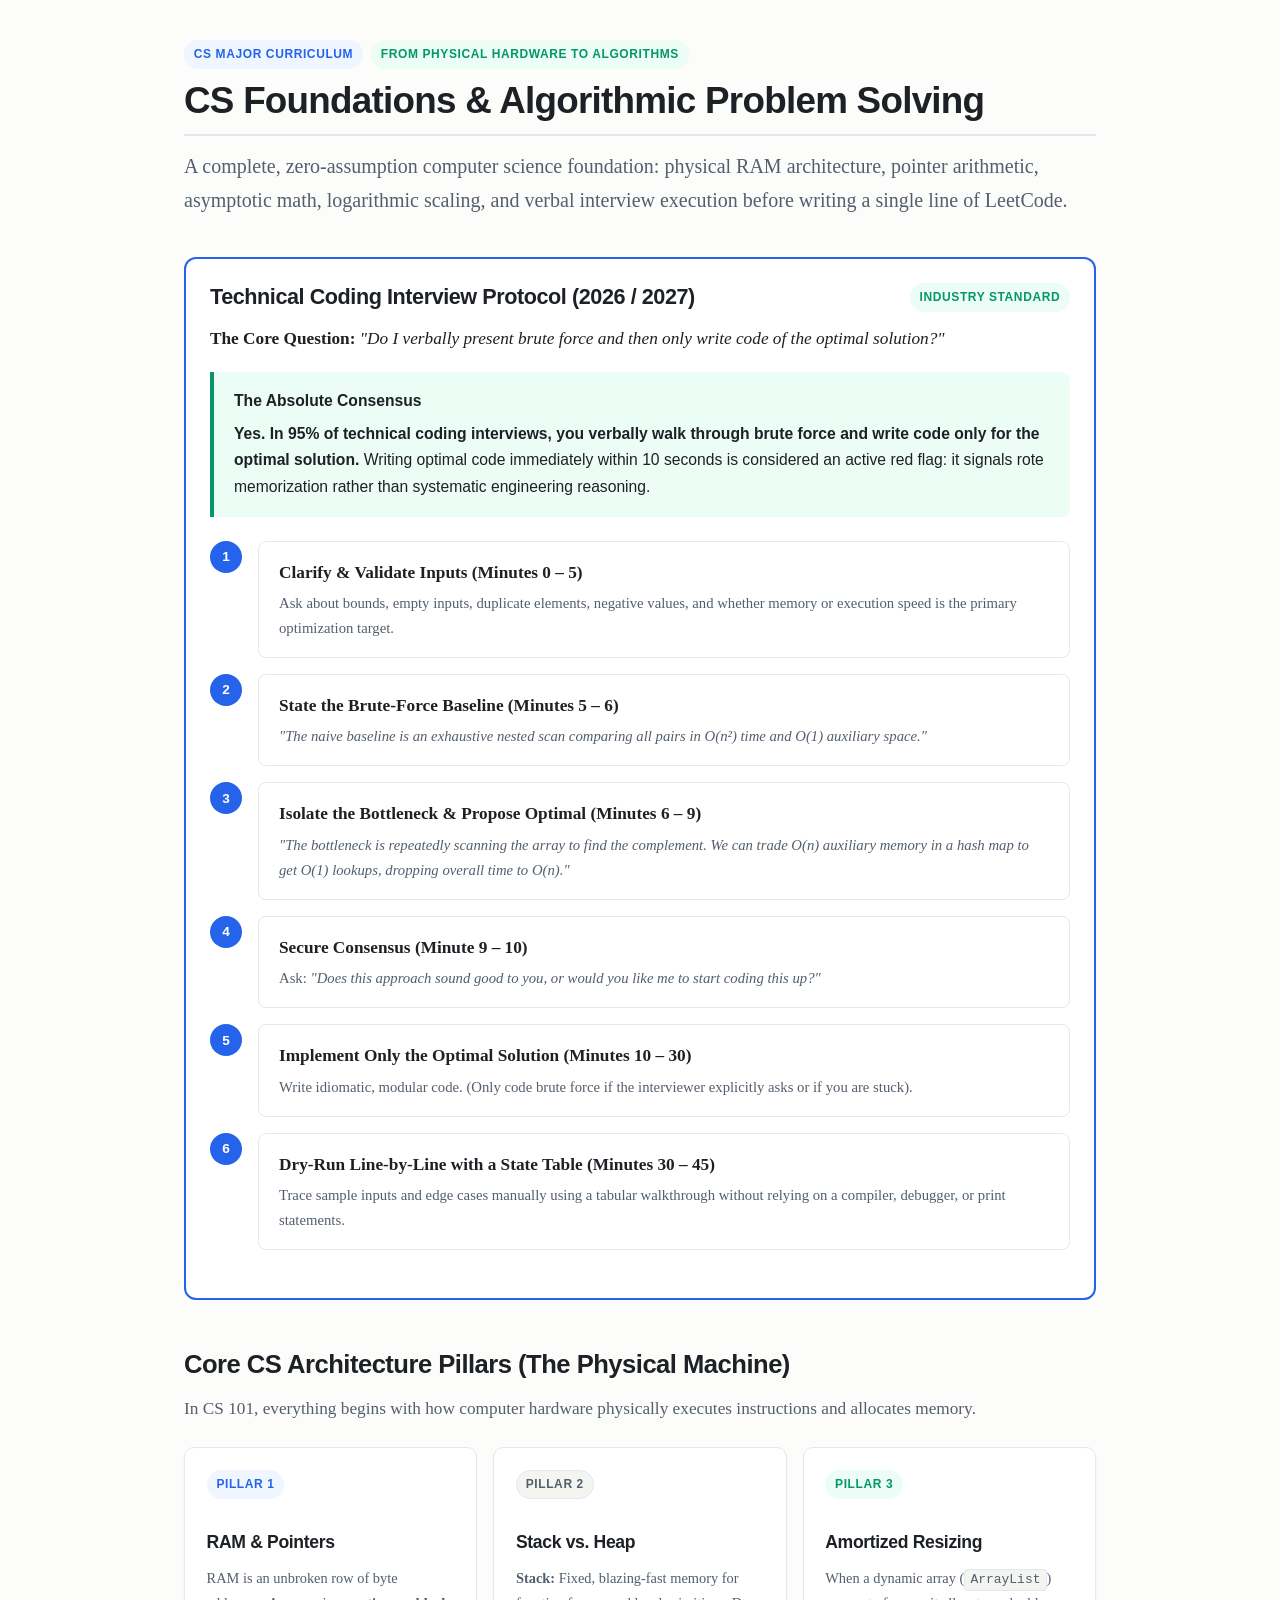
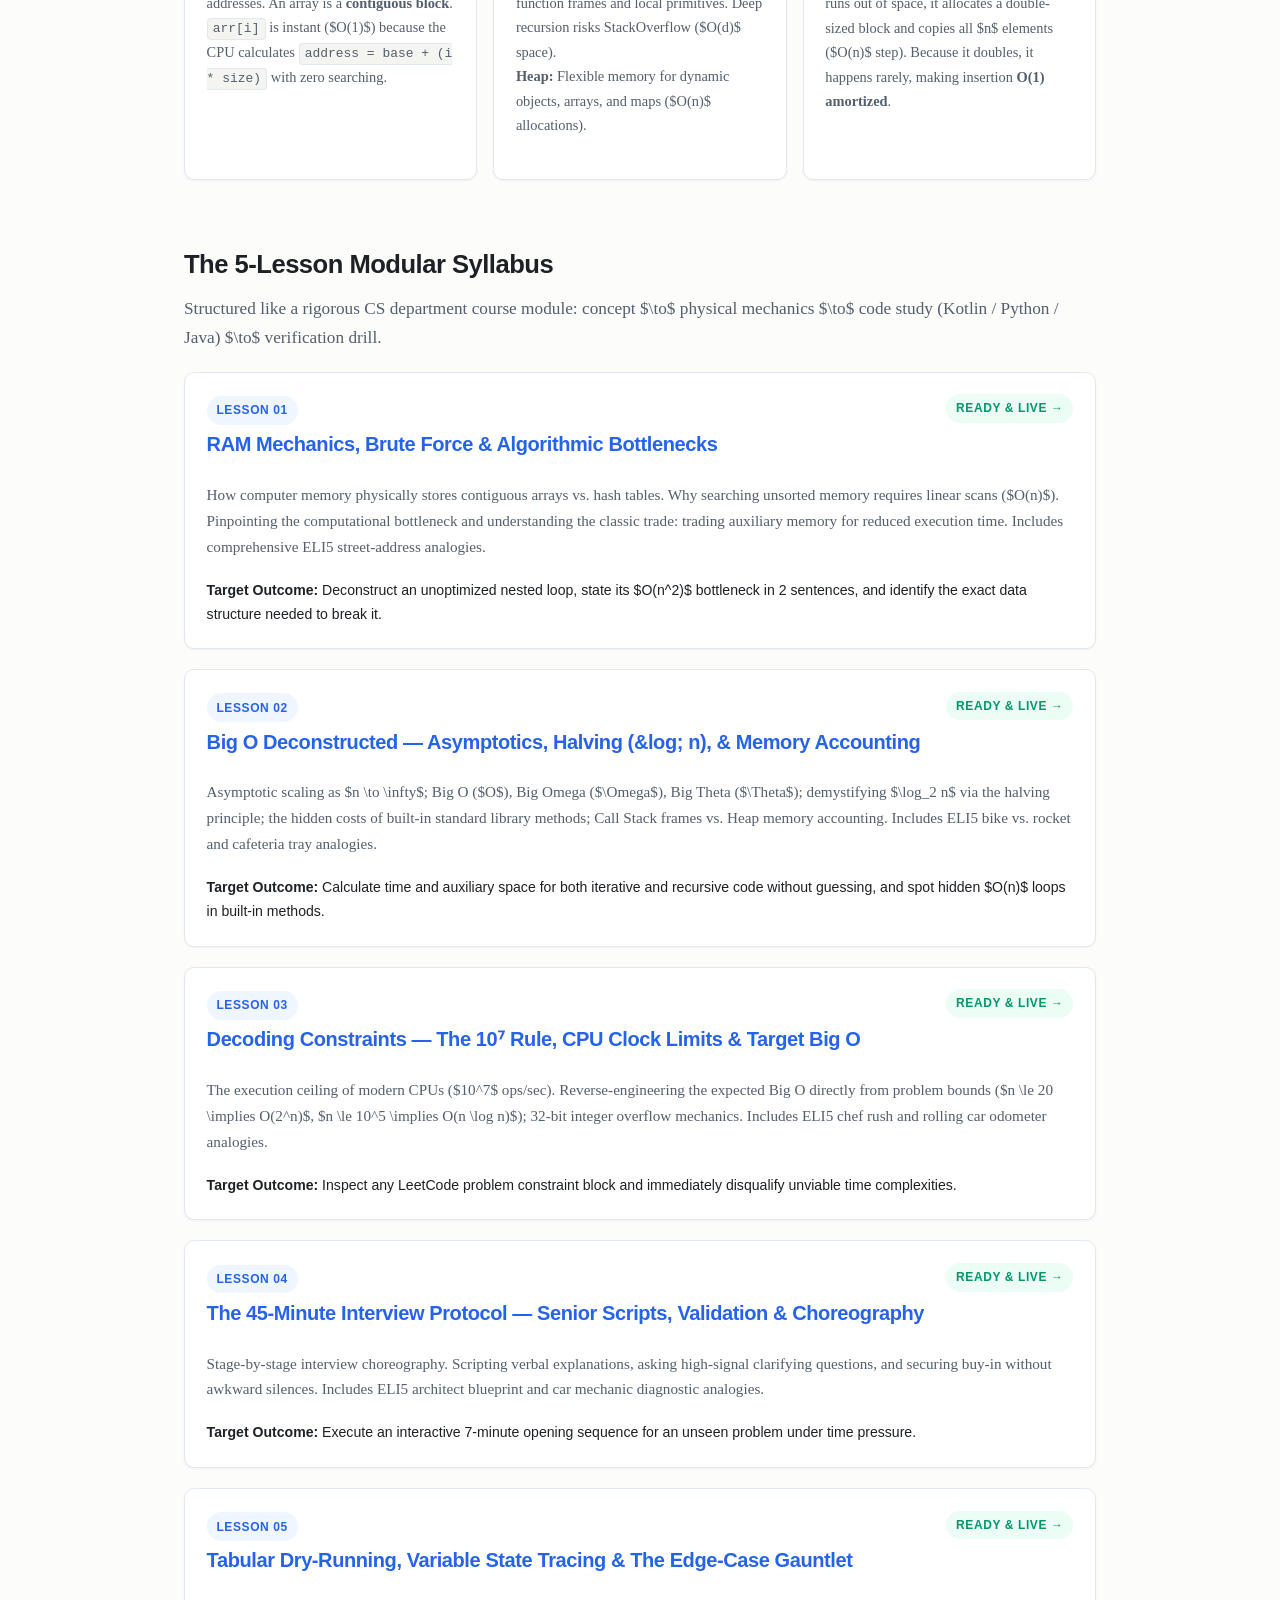
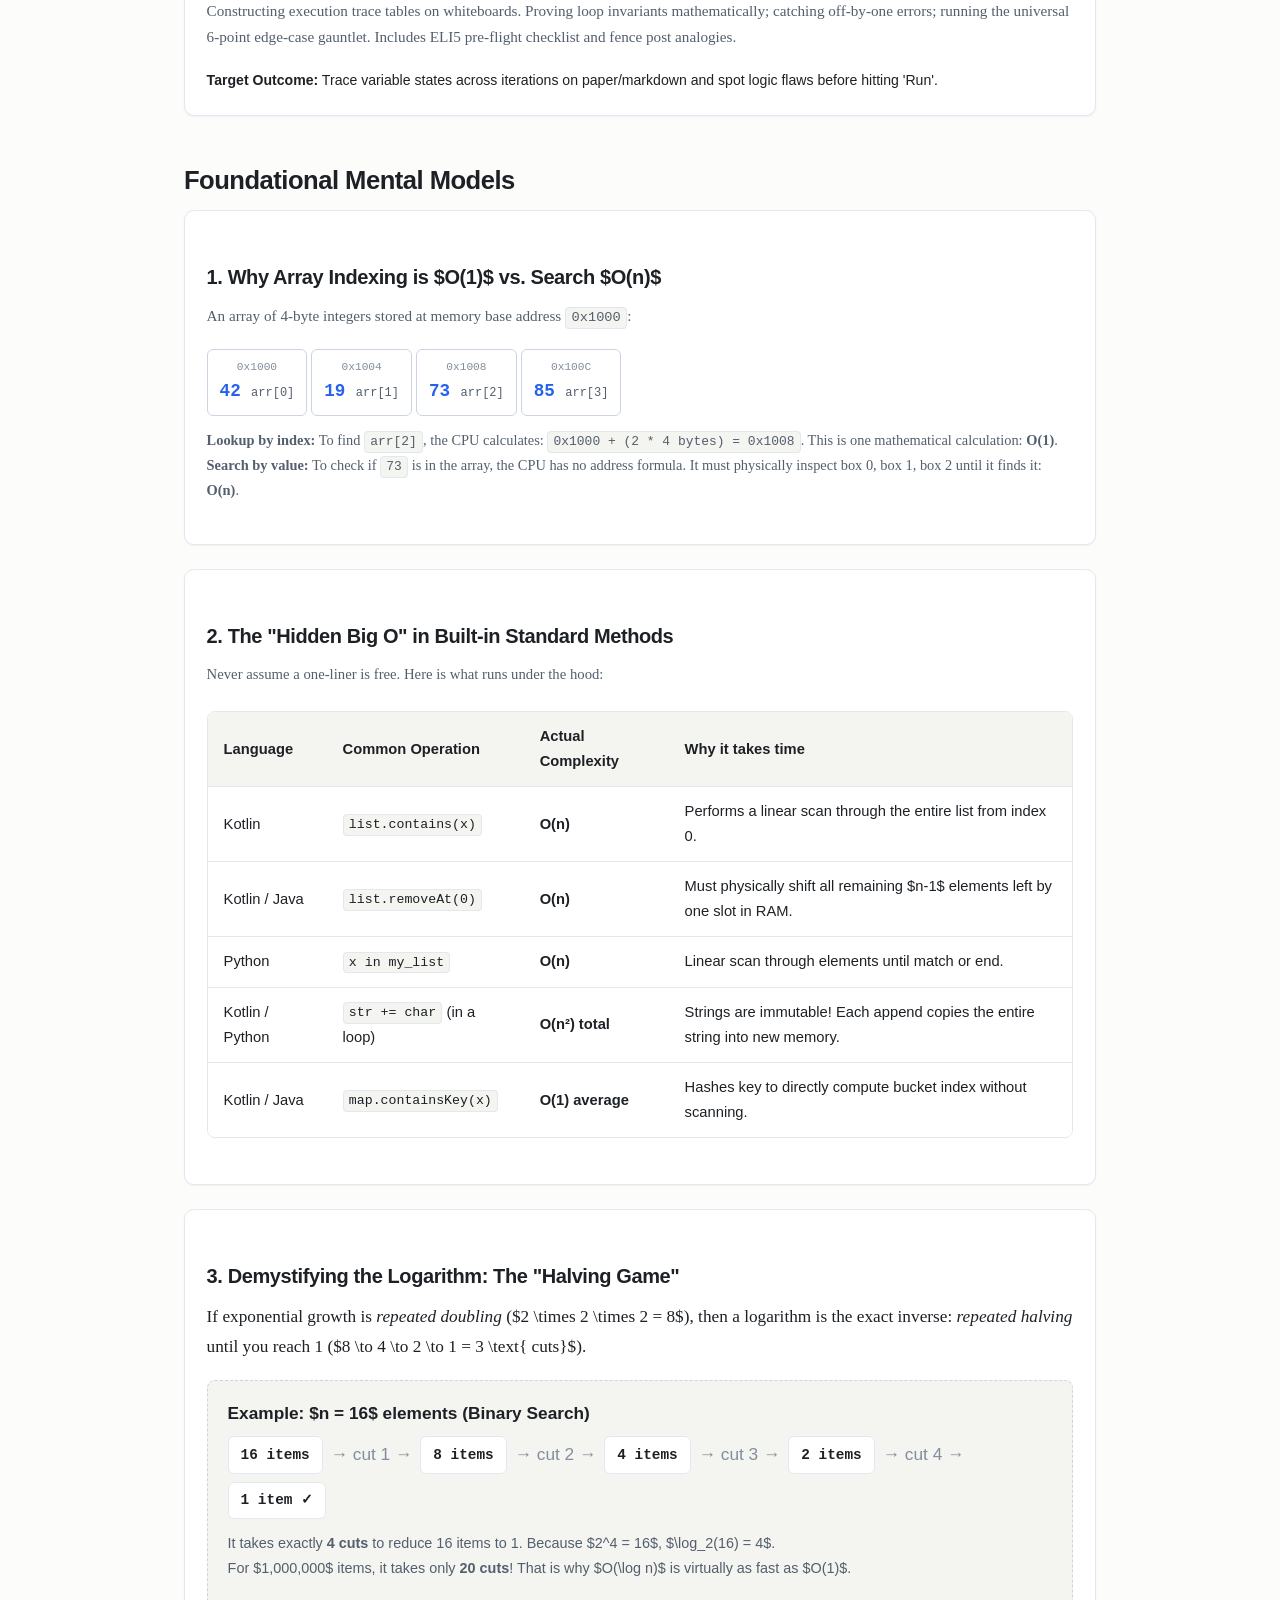
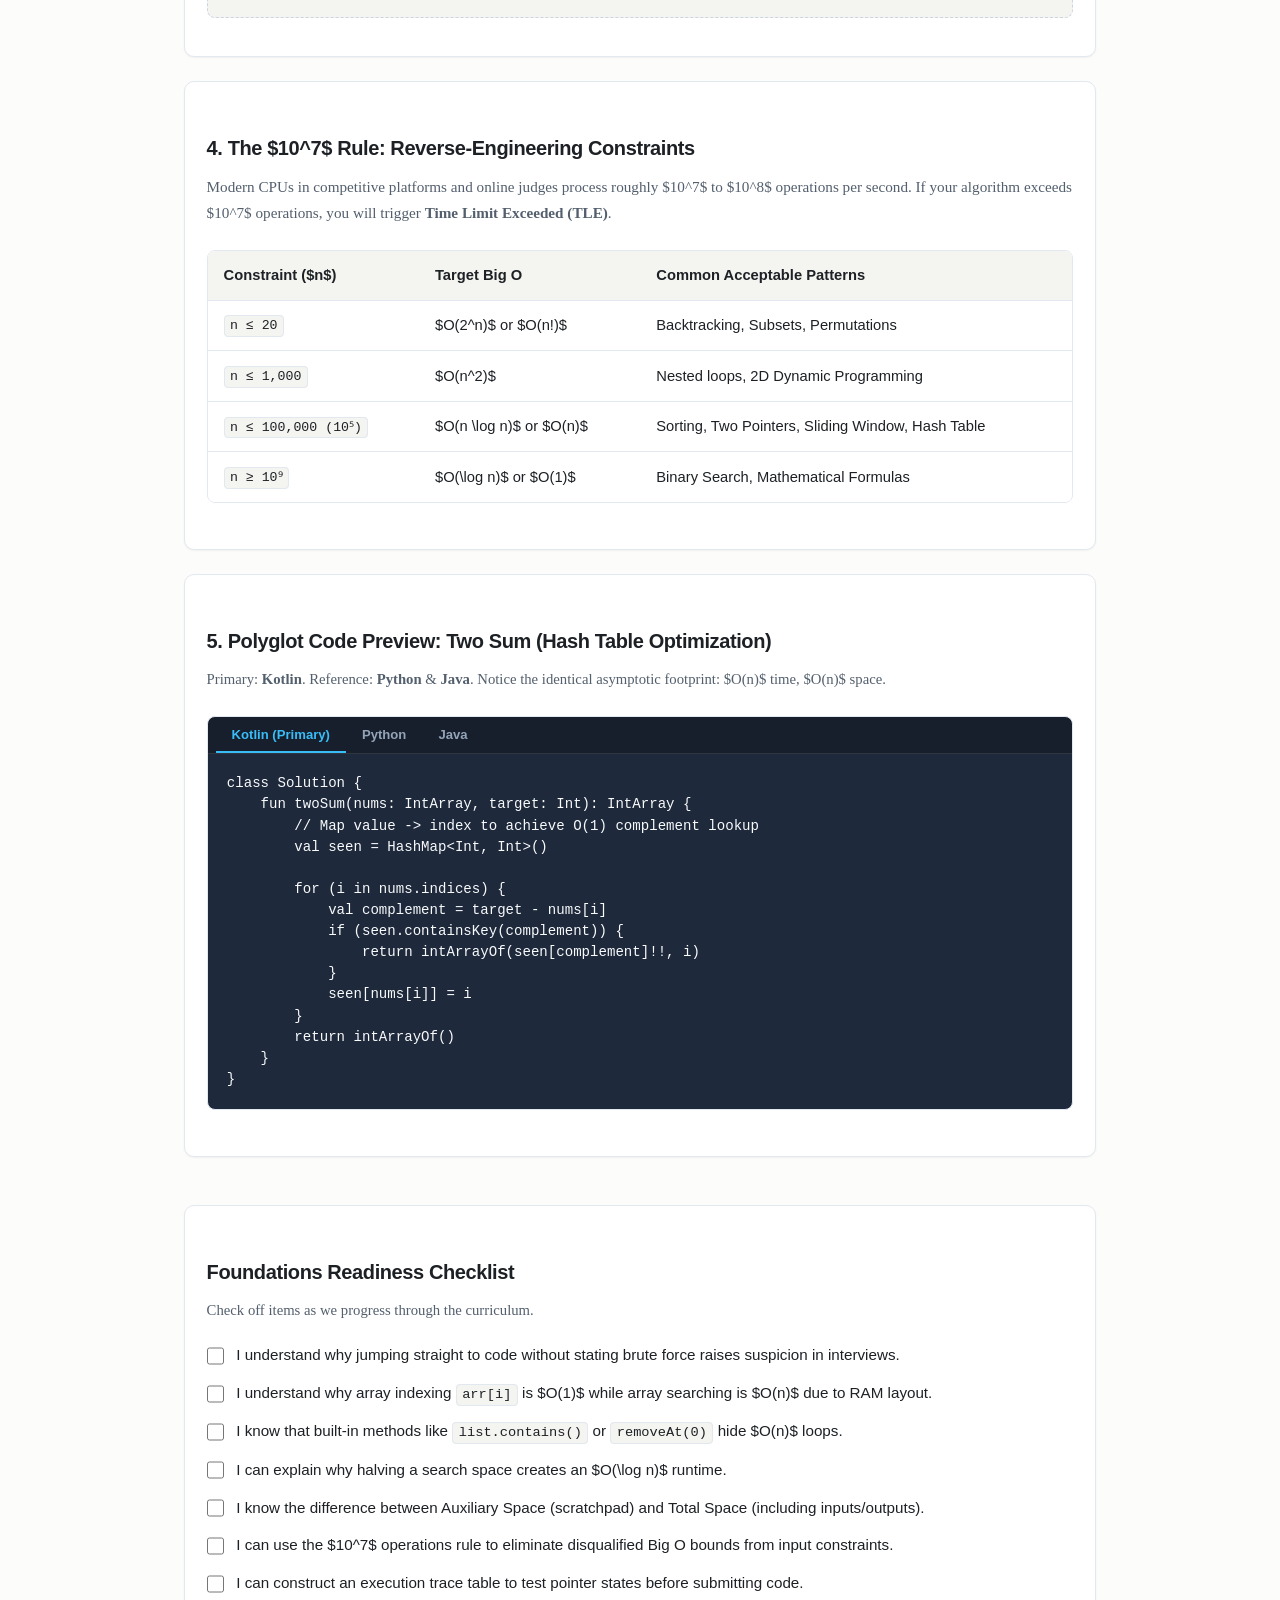
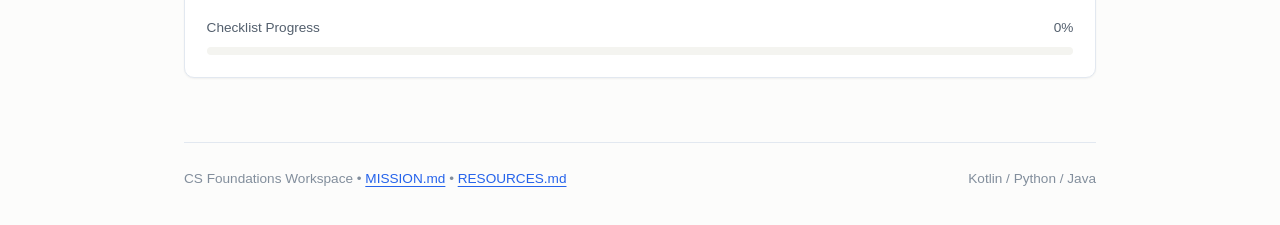
<file: index.html>
<!DOCTYPE html>
<html lang="en">
<head>
  <meta charset="UTF-8">
  <meta name="viewport" content="width=device-width, initial-scale=1.0">
  <title>Master Plan: Computer Science Foundations & Algorithmic Problem Solving</title>
  <link rel="stylesheet" href="./assets/style.css">
  <style>
    .hero {
      margin-bottom: 2.5rem;
    }
    .hero-tagline {
      font-size: 1.25rem;
      color: var(--text-secondary);
      margin-top: 0.5rem;
      font-weight: 400;
    }
    .protocol-box {
      border: 2px solid var(--accent);
      background: var(--bg-card);
      border-radius: 12px;
      padding: 1.5rem;
      margin: 1.8rem 0;
    }
    .check-item {
      display: flex;
      align-items: flex-start;
      gap: 0.75rem;
      margin-bottom: 0.75rem;
      font-family: var(--font-sans);
      font-size: 0.95rem;
    }
    .check-item input[type="checkbox"] {
      margin-top: 0.3rem;
      accent-color: var(--accent);
      width: 1.1rem;
      height: 1.1rem;
      cursor: pointer;
    }
    .interactive-halving {
      background: var(--bg-secondary);
      border: 1px dashed var(--border-strong);
      border-radius: 8px;
      padding: 1.1rem 1.25rem;
      margin: 1rem 0;
      font-family: var(--font-sans);
    }
    .halving-steps {
      display: flex;
      gap: 0.5rem;
      flex-wrap: wrap;
      align-items: center;
      margin-top: 0.5rem;
    }
    .halving-node {
      background: var(--bg-card);
      border: 1px solid var(--border);
      padding: 0.35rem 0.75rem;
      border-radius: 6px;
      font-weight: 700;
      font-family: var(--font-mono);
      font-size: 0.9rem;
    }
    .halving-arrow {
      color: var(--text-muted);
    }
    .progress-bar-container {
      width: 100%;
      height: 8px;
      background: var(--bg-secondary);
      border-radius: 4px;
      overflow: hidden;
      margin-top: 0.5rem;
    }
    .progress-bar {
      height: 100%;
      background: var(--accent);
      width: 0%;
      transition: width 0.3s ease;
    }
    .memory-block {
      display: flex;
      gap: 4px;
      margin: 0.8rem 0;
      overflow-x: auto;
    }
    .memory-cell {
      border: 1px solid var(--border-strong);
      background: var(--bg-card);
      padding: 0.5rem 0.75rem;
      border-radius: 6px;
      text-align: center;
      font-family: var(--font-mono);
      min-width: 85px;
    }
    .memory-cell .addr {
      font-size: 0.7rem;
      color: var(--text-muted);
      display: block;
    }
    .memory-cell .val {
      font-size: 1.1rem;
      font-weight: 700;
      color: var(--accent);
    }
    .memory-cell .idx {
      font-size: 0.75rem;
      color: var(--text-secondary);
    }
  </style>
</head>
<body>

  <header class="hero">
    <div style="display: flex; gap: 0.5rem; align-items: center; margin-bottom: 0.5rem;">
      <span class="badge primary">CS Major Curriculum</span>
      <span class="badge success">From Physical Hardware to Algorithms</span>
    </div>
    <h1>CS Foundations & Algorithmic Problem Solving</h1>
    <p class="hero-tagline">
      A complete, zero-assumption computer science foundation: physical RAM architecture, pointer arithmetic, asymptotic math, logarithmic scaling, and verbal interview execution before writing a single line of LeetCode.
    </p>
  </header>

  <!-- Section 1: The Core Question Answered -->
  <section class="protocol-box">
    <div class="card-header">
      <h2 style="margin: 0; font-size: 1.35rem;">Technical Coding Interview Protocol (2026 / 2027)</h2>
      <span class="badge success">Industry Standard</span>
    </div>
    <p style="margin-top: 0.75rem;">
      <strong>The Core Question:</strong> <em>"Do I verbally present brute force and then only write code of the optimal solution?"</em>
    </p>
    <div class="callout success" style="margin-top: 0.5rem;">
      <div class="callout-title">The Absolute Consensus</div>
      <strong>Yes. In 95% of technical coding interviews, you verbally walk through brute force and write code only for the optimal solution.</strong>
      Writing optimal code immediately within 10 seconds is considered an active red flag: it signals rote memorization rather than systematic engineering reasoning.
    </div>

    <div class="timeline" style="margin-top: 1.5rem;">
      <div class="timeline-step">
        <div class="timeline-marker">1</div>
        <div class="timeline-content">
          <strong>Clarify & Validate Inputs (Minutes 0 – 5)</strong>
          <p style="font-size: 0.92rem; color: var(--text-secondary); margin: 0.25rem 0 0 0;">
            Ask about bounds, empty inputs, duplicate elements, negative values, and whether memory or execution speed is the primary optimization target.
          </p>
        </div>
      </div>

      <div class="timeline-step">
        <div class="timeline-marker">2</div>
        <div class="timeline-content">
          <strong>State the Brute-Force Baseline (Minutes 5 – 6)</strong>
          <p style="font-size: 0.92rem; color: var(--text-secondary); margin: 0.25rem 0 0 0;">
            <em>"The naive baseline is an exhaustive nested scan comparing all pairs in O(n²) time and O(1) auxiliary space."</em>
          </p>
        </div>
      </div>

      <div class="timeline-step">
        <div class="timeline-marker">3</div>
        <div class="timeline-content">
          <strong>Isolate the Bottleneck & Propose Optimal (Minutes 6 – 9)</strong>
          <p style="font-size: 0.92rem; color: var(--text-secondary); margin: 0.25rem 0 0 0;">
            <em>"The bottleneck is repeatedly scanning the array to find the complement. We can trade O(n) auxiliary memory in a hash map to get O(1) lookups, dropping overall time to O(n)."</em>
          </p>
        </div>
      </div>

      <div class="timeline-step">
        <div class="timeline-marker">4</div>
        <div class="timeline-content">
          <strong>Secure Consensus (Minute 9 – 10)</strong>
          <p style="font-size: 0.92rem; color: var(--text-secondary); margin: 0.25rem 0 0 0;">
            Ask: <em>"Does this approach sound good to you, or would you like me to start coding this up?"</em>
          </p>
        </div>
      </div>

      <div class="timeline-step">
        <div class="timeline-marker">5</div>
        <div class="timeline-content">
          <strong>Implement Only the Optimal Solution (Minutes 10 – 30)</strong>
          <p style="font-size: 0.92rem; color: var(--text-secondary); margin: 0.25rem 0 0 0;">
            Write idiomatic, modular code. (Only code brute force if the interviewer explicitly asks or if you are stuck).
          </p>
        </div>
      </div>

      <div class="timeline-step">
        <div class="timeline-marker">6</div>
        <div class="timeline-content">
          <strong>Dry-Run Line-by-Line with a State Table (Minutes 30 – 45)</strong>
          <p style="font-size: 0.92rem; color: var(--text-secondary); margin: 0.25rem 0 0 0;">
            Trace sample inputs and edge cases manually using a tabular walkthrough without relying on a compiler, debugger, or print statements.
          </p>
        </div>
      </div>
    </div>
  </section>

  <!-- Section 2: Core CS Architecture Pillars -->
  <section style="margin-top: 3rem;">
    <h2>Core CS Architecture Pillars (The Physical Machine)</h2>
    <p style="color: var(--text-secondary);">
      In CS 101, everything begins with how computer hardware physically executes instructions and allocates memory.
    </p>

    <div class="grid-3">
      <div class="card">
        <div class="card-header">
          <span class="badge primary">Pillar 1</span>
        </div>
        <h3 style="font-size: 1.1rem;">RAM & Pointers</h3>
        <p style="font-size: 0.9rem; color: var(--text-secondary);">
          RAM is an unbroken row of byte addresses. An array is a <strong>contiguous block</strong>. <code>arr[i]</code> is instant ($O(1)$) because the CPU calculates <code>address = base + (i * size)</code> with zero searching.
        </p>
      </div>

      <div class="card">
        <div class="card-header">
          <span class="badge warning">Pillar 2</span>
        </div>
        <h3 style="font-size: 1.1rem;">Stack vs. Heap</h3>
        <p style="font-size: 0.9rem; color: var(--text-secondary);">
          <strong>Stack:</strong> Fixed, blazing-fast memory for function frames and local primitives. Deep recursion risks StackOverflow ($O(d)$ space).<br>
          <strong>Heap:</strong> Flexible memory for dynamic objects, arrays, and maps ($O(n)$ allocations).
        </p>
      </div>

      <div class="card">
        <div class="card-header">
          <span class="badge success">Pillar 3</span>
        </div>
        <h3 style="font-size: 1.1rem;">Amortized Resizing</h3>
        <p style="font-size: 0.9rem; color: var(--text-secondary);">
          When a dynamic array (<code>ArrayList</code>) runs out of space, it allocates a double-sized block and copies all $n$ elements ($O(n)$ step). Because it doubles, it happens rarely, making insertion <strong>O(1) amortized</strong>.
        </p>
      </div>
    </div>
  </section>

  <!-- Section 3: Master Syllabus -->
  <section style="margin-top: 3rem;">
    <h2>The 5-Lesson Modular Syllabus</h2>
    <p style="color: var(--text-secondary);">
      Structured like a rigorous CS department course module: concept $\to$ physical mechanics $\to$ code study (Kotlin / Python / Java) $\to$ verification drill.
    </p>

    <!-- Lesson 1 -->
    <div class="card">
      <div class="card-header">
        <div>
          <span class="badge primary">Lesson 01</span>
          <h3 style="margin-top: 0.4rem;"><a href="./lessons/0001-ram-and-brute-force.html" style="text-decoration: none;">RAM Mechanics, Brute Force & Algorithmic Bottlenecks</a></h3>
        </div>
        <a href="./lessons/0001-ram-and-brute-force.html" class="badge success" style="text-decoration: none;">Ready & Live &rarr;</a>
      </div>
      <p style="color: var(--text-secondary); font-size: 0.95rem;">
        How computer memory physically stores contiguous arrays vs. hash tables. Why searching unsorted memory requires linear scans ($O(n)$). Pinpointing the computational bottleneck and understanding the classic trade: trading auxiliary memory for reduced execution time. Includes comprehensive ELI5 street-address analogies.
      </p>
      <div style="margin-top: 0.8rem; font-family: var(--font-sans); font-size: 0.88rem;">
        <strong>Target Outcome:</strong> Deconstruct an unoptimized nested loop, state its $O(n^2)$ bottleneck in 2 sentences, and identify the exact data structure needed to break it.
      </div>
    </div>

    <!-- Lesson 2 -->
    <div class="card">
      <div class="card-header">
        <div>
          <span class="badge primary">Lesson 02</span>
          <h3 style="margin-top: 0.4rem;"><a href="./lessons/0002-big-o-and-logarithms.html" style="text-decoration: none;">Big O Deconstructed — Asymptotics, Halving (&log; n), & Memory Accounting</a></h3>
        </div>
        <a href="./lessons/0002-big-o-and-logarithms.html" class="badge success" style="text-decoration: none;">Ready & Live &rarr;</a>
      </div>
      <p style="color: var(--text-secondary); font-size: 0.95rem;">
        Asymptotic scaling as $n \to \infty$; Big O ($O$), Big Omega ($\Omega$), Big Theta ($\Theta$); demystifying $\log_2 n$ via the halving principle; the hidden costs of built-in standard library methods; Call Stack frames vs. Heap memory accounting. Includes ELI5 bike vs. rocket and cafeteria tray analogies.
      </p>
      <div style="margin-top: 0.8rem; font-family: var(--font-sans); font-size: 0.88rem;">
        <strong>Target Outcome:</strong> Calculate time and auxiliary space for both iterative and recursive code without guessing, and spot hidden $O(n)$ loops in built-in methods.
      </div>
    </div>

    <!-- Lesson 3 -->
    <div class="card">
      <div class="card-header">
        <div>
          <span class="badge primary">Lesson 03</span>
          <h3 style="margin-top: 0.4rem;"><a href="./lessons/0003-decoding-constraints.html" style="text-decoration: none;">Decoding Constraints — The 10⁷ Rule, CPU Clock Limits & Target Big O</a></h3>
        </div>
        <a href="./lessons/0003-decoding-constraints.html" class="badge success" style="text-decoration: none;">Ready & Live &rarr;</a>
      </div>
      <p style="color: var(--text-secondary); font-size: 0.95rem;">
        The execution ceiling of modern CPUs ($10^7$ ops/sec). Reverse-engineering the expected Big O directly from problem bounds ($n \le 20 \implies O(2^n)$, $n \le 10^5 \implies O(n \log n)$); 32-bit integer overflow mechanics. Includes ELI5 chef rush and rolling car odometer analogies.
      </p>
      <div style="margin-top: 0.8rem; font-family: var(--font-sans); font-size: 0.88rem;">
        <strong>Target Outcome:</strong> Inspect any LeetCode problem constraint block and immediately disqualify unviable time complexities.
      </div>
    </div>

    <!-- Lesson 4 -->
    <div class="card">
      <div class="card-header">
        <div>
          <span class="badge primary">Lesson 04</span>
          <h3 style="margin-top: 0.4rem;"><a href="./lessons/0004-interview-protocol.html" style="text-decoration: none;">The 45-Minute Interview Protocol — Senior Scripts, Validation & Choreography</a></h3>
        </div>
        <a href="./lessons/0004-interview-protocol.html" class="badge success" style="text-decoration: none;">Ready & Live &rarr;</a>
      </div>
      <p style="color: var(--text-secondary); font-size: 0.95rem;">
        Stage-by-stage interview choreography. Scripting verbal explanations, asking high-signal clarifying questions, and securing buy-in without awkward silences. Includes ELI5 architect blueprint and car mechanic diagnostic analogies.
      </p>
      <div style="margin-top: 0.8rem; font-family: var(--font-sans); font-size: 0.88rem;">
        <strong>Target Outcome:</strong> Execute an interactive 7-minute opening sequence for an unseen problem under time pressure.
      </div>
    </div>

    <!-- Lesson 5 -->
    <div class="card">
      <div class="card-header">
        <div>
          <span class="badge primary">Lesson 05</span>
          <h3 style="margin-top: 0.4rem;"><a href="./lessons/0005-tabular-dry-running.html" style="text-decoration: none;">Tabular Dry-Running, Variable State Tracing & The Edge-Case Gauntlet</a></h3>
        </div>
        <a href="./lessons/0005-tabular-dry-running.html" class="badge success" style="text-decoration: none;">Ready & Live &rarr;</a>
      </div>
      <p style="color: var(--text-secondary); font-size: 0.95rem;">
        Constructing execution trace tables on whiteboards. Proving loop invariants mathematically; catching off-by-one errors; running the universal 6-point edge-case gauntlet. Includes ELI5 pre-flight checklist and fence post analogies.
      </p>
      <div style="margin-top: 0.8rem; font-family: var(--font-sans); font-size: 0.88rem;">
        <strong>Target Outcome:</strong> Trace variable states across iterations on paper/markdown and spot logic flaws before hitting 'Run'.
      </div>
    </div>
  </section>

  <!-- Section 4: Deep Foundations Preview -->
  <section style="margin-top: 3rem;">
    <h2>Foundational Mental Models</h2>

    <!-- RAM Layout -->
    <div class="card">
      <h3>1. Why Array Indexing is $O(1)$ vs. Search $O(n)$</h3>
      <p style="font-size: 0.95rem; color: var(--text-secondary);">
        An array of 4-byte integers stored at memory base address <code>0x1000</code>:
      </p>
      <div class="memory-block">
        <div class="memory-cell">
          <span class="addr">0x1000</span>
          <span class="val">42</span>
          <span class="idx">arr[0]</span>
        </div>
        <div class="memory-cell">
          <span class="addr">0x1004</span>
          <span class="val">19</span>
          <span class="idx">arr[1]</span>
        </div>
        <div class="memory-cell">
          <span class="addr">0x1008</span>
          <span class="val">73</span>
          <span class="idx">arr[2]</span>
        </div>
        <div class="memory-cell">
          <span class="addr">0x100C</span>
          <span class="val">85</span>
          <span class="idx">arr[3]</span>
        </div>
      </div>
      <p style="font-size: 0.9rem; color: var(--text-secondary);">
        <strong>Lookup by index:</strong> To find <code>arr[2]</code>, the CPU calculates: <code>0x1000 + (2 * 4 bytes) = 0x1008</code>. This is one mathematical calculation: <strong>O(1)</strong>.<br>
        <strong>Search by value:</strong> To check if <code>73</code> is in the array, the CPU has no address formula. It must physically inspect box 0, box 1, box 2 until it finds it: <strong>O(n)</strong>.
      </p>
    </div>

    <!-- The Hidden Big O in Standard Libraries -->
    <div class="card" style="margin-top: 1.5rem;">
      <h3>2. The "Hidden Big O" in Built-in Standard Methods</h3>
      <p style="font-size: 0.92rem; color: var(--text-secondary);">
        Never assume a one-liner is free. Here is what runs under the hood:
      </p>
      <div class="table-container">
        <table>
          <thead>
            <tr>
              <th>Language</th>
              <th>Common Operation</th>
              <th>Actual Complexity</th>
              <th>Why it takes time</th>
            </tr>
          </thead>
          <tbody>
            <tr>
              <td>Kotlin</td>
              <td><code>list.contains(x)</code></td>
              <td><strong>O(n)</strong></td>
              <td>Performs a linear scan through the entire list from index 0.</td>
            </tr>
            <tr>
              <td>Kotlin / Java</td>
              <td><code>list.removeAt(0)</code></td>
              <td><strong>O(n)</strong></td>
              <td>Must physically shift all remaining $n-1$ elements left by one slot in RAM.</td>
            </tr>
            <tr>
              <td>Python</td>
              <td><code>x in my_list</code></td>
              <td><strong>O(n)</strong></td>
              <td>Linear scan through elements until match or end.</td>
            </tr>
            <tr>
              <td>Kotlin / Python</td>
              <td><code>str += char</code> (in a loop)</td>
              <td><strong>O(n²) total</strong></td>
              <td>Strings are immutable! Each append copies the entire string into new memory.</td>
            </tr>
            <tr>
              <td>Kotlin / Java</td>
              <td><code>map.containsKey(x)</code></td>
              <td><strong>O(1) average</strong></td>
              <td>Hashes key to directly compute bucket index without scanning.</td>
            </tr>
          </tbody>
        </table>
      </div>
    </div>

    <!-- Logarithms Explained -->
    <div class="card" style="margin-top: 1.5rem;">
      <h3>3. Demystifying the Logarithm: The "Halving Game"</h3>
      <p>
        If exponential growth is <em>repeated doubling</em> ($2 \times 2 \times 2 = 8$), then a logarithm is the exact inverse: <em>repeated halving</em> until you reach 1 ($8 \to 4 \to 2 \to 1 = 3 \text{ cuts}$).
      </p>
      <div class="interactive-halving">
        <div style="font-weight: 600; margin-bottom: 0.3rem;">Example: $n = 16$ elements (Binary Search)</div>
        <div class="halving-steps">
          <span class="halving-node">16 items</span>
          <span class="halving-arrow">&rarr; cut 1 &rarr;</span>
          <span class="halving-node">8 items</span>
          <span class="halving-arrow">&rarr; cut 2 &rarr;</span>
          <span class="halving-node">4 items</span>
          <span class="halving-arrow">&rarr; cut 3 &rarr;</span>
          <span class="halving-node">2 items</span>
          <span class="halving-arrow">&rarr; cut 4 &rarr;</span>
          <span class="halving-node">1 item &check;</span>
        </div>
        <p style="margin-top: 0.75rem; font-size: 0.9rem; color: var(--text-secondary);">
          It takes exactly <strong>4 cuts</strong> to reduce 16 items to 1. Because $2^4 = 16$, $\log_2(16) = 4$.<br>
          For $1,000,000$ items, it takes only <strong>20 cuts</strong>! That is why $O(\log n)$ is virtually as fast as $O(1)$.
        </p>
      </div>
    </div>

    <!-- The 10^7 Operations Rule -->
    <div class="card" style="margin-top: 1.5rem;">
      <h3>4. The $10^7$ Rule: Reverse-Engineering Constraints</h3>
      <p style="font-size: 0.95rem; color: var(--text-secondary);">
        Modern CPUs in competitive platforms and online judges process roughly $10^7$ to $10^8$ operations per second. If your algorithm exceeds $10^7$ operations, you will trigger <strong>Time Limit Exceeded (TLE)</strong>.
      </p>
      <div class="table-container">
        <table>
          <thead>
            <tr>
              <th>Constraint ($n$)</th>
              <th>Target Big O</th>
              <th>Common Acceptable Patterns</th>
            </tr>
          </thead>
          <tbody>
            <tr>
              <td><code>n &le; 20</code></td>
              <td>$O(2^n)$ or $O(n!)$</td>
              <td>Backtracking, Subsets, Permutations</td>
            </tr>
            <tr>
              <td><code>n &le; 1,000</code></td>
              <td>$O(n^2)$</td>
              <td>Nested loops, 2D Dynamic Programming</td>
            </tr>
            <tr>
              <td><code>n &le; 100,000 (10⁵)</code></td>
              <td>$O(n \log n)$ or $O(n)$</td>
              <td>Sorting, Two Pointers, Sliding Window, Hash Table</td>
            </tr>
            <tr>
              <td><code>n &ge; 10⁹</code></td>
              <td>$O(\log n)$ or $O(1)$</td>
              <td>Binary Search, Mathematical Formulas</td>
            </tr>
          </tbody>
        </table>
      </div>
    </div>

    <!-- Polyglot Implementation Comparison -->
    <div class="card" style="margin-top: 1.5rem;">
      <h3>5. Polyglot Code Preview: Two Sum (Hash Table Optimization)</h3>
      <p style="font-size: 0.92rem; color: var(--text-secondary);">
        Primary: <strong>Kotlin</strong>. Reference: <strong>Python</strong> & <strong>Java</strong>. Notice the identical asymptotic footprint: $O(n)$ time, $O(n)$ space.
      </p>

      <div class="code-tabs">
        <div class="tab-nav">
          <button class="tab-btn active" onclick="switchTab(event, 'tab-kotlin')">Kotlin (Primary)</button>
          <button class="tab-btn" onclick="switchTab(event, 'tab-python')">Python</button>
          <button class="tab-btn" onclick="switchTab(event, 'tab-java')">Java</button>
        </div>

        <div id="tab-kotlin" class="tab-pane active">
<pre><code>class Solution {
    fun twoSum(nums: IntArray, target: Int): IntArray {
        // Map value -> index to achieve O(1) complement lookup
        val seen = HashMap&lt;Int, Int&gt;()

        for (i in nums.indices) {
            val complement = target - nums[i]
            if (seen.containsKey(complement)) {
                return intArrayOf(seen[complement]!!, i)
            }
            seen[nums[i]] = i
        }
        return intArrayOf()
    }
}</code></pre>
        </div>

        <div id="tab-python" class="tab-pane">
<pre><code>class Solution:
    def twoSum(self, nums: list[int], target: int) -> list[int]:
        # Dict value -> index for O(1) complement lookup
        seen = {}
        for i, num in enumerate(nums):
            complement = target - num
            if complement in seen:
                return [seen[complement], i]
            seen[num] = i
        return []</code></pre>
        </div>

        <div id="tab-java" class="tab-pane">
<pre><code>import java.util.HashMap;
import java.util.Map;

class Solution {
    public int[] twoSum(int[] nums, int target) {
        // Map value -> index for O(1) complement lookup
        Map&lt;Integer, Integer&gt; seen = new HashMap&lt;&gt;();
        for (int i = 0; i &lt; nums.length; i++) {
            int complement = target - nums[i];
            if (seen.containsKey(complement)) {
                return new int[] { seen.get(complement), i };
            }
            seen.put(nums[i], i);
        }
        return new int[0];
    }
}</code></pre>
        </div>
      </div>
    </div>
  </section>

  <!-- Interactive Readiness Checklist -->
  <section class="card" style="margin-top: 3rem;">
    <h3>Foundations Readiness Checklist</h3>
    <p style="font-size: 0.92rem; color: var(--text-secondary);">
      Check off items as we progress through the curriculum.
    </p>
    <div style="margin-top: 1rem;">
      <div class="check-item">
        <input type="checkbox" id="c1" onchange="updateProgress()">
        <label for="c1">I understand why jumping straight to code without stating brute force raises suspicion in interviews.</label>
      </div>
      <div class="check-item">
        <input type="checkbox" id="c2" onchange="updateProgress()">
        <label for="c2">I understand why array indexing <code>arr[i]</code> is $O(1)$ while array searching is $O(n)$ due to RAM layout.</label>
      </div>
      <div class="check-item">
        <input type="checkbox" id="c3" onchange="updateProgress()">
        <label for="c3">I know that built-in methods like <code>list.contains()</code> or <code>removeAt(0)</code> hide $O(n)$ loops.</label>
      </div>
      <div class="check-item">
        <input type="checkbox" id="c4" onchange="updateProgress()">
        <label for="c4">I can explain why halving a search space creates an $O(\log n)$ runtime.</label>
      </div>
      <div class="check-item">
        <input type="checkbox" id="c5" onchange="updateProgress()">
        <label for="c5">I know the difference between Auxiliary Space (scratchpad) and Total Space (including inputs/outputs).</label>
      </div>
      <div class="check-item">
        <input type="checkbox" id="c6" onchange="updateProgress()">
        <label for="c6">I can use the $10^7$ operations rule to eliminate disqualified Big O bounds from input constraints.</label>
      </div>
      <div class="check-item">
        <input type="checkbox" id="c7" onchange="updateProgress()">
        <label for="c7">I can construct an execution trace table to test pointer states before submitting code.</label>
      </div>
    </div>
    <div style="margin-top: 1.25rem;">
      <div style="display: flex; justify-content: space-between; font-family: var(--font-sans); font-size: 0.85rem; color: var(--text-secondary);">
        <span>Checklist Progress</span>
        <span id="progress-percent">0%</span>
      </div>
      <div class="progress-bar-container">
        <div id="progress-bar" class="progress-bar"></div>
      </div>
    </div>
  </section>

  <footer>
    <div>CS Foundations Workspace &bull; <a href="./MISSION.md">MISSION.md</a> &bull; <a href="./RESOURCES.md">RESOURCES.md</a></div>
    <div>Kotlin / Python / Java</div>
  </footer>

  <script>
    function switchTab(evt, tabId) {
      const container = evt.target.closest('.code-tabs');
      container.querySelectorAll('.tab-btn').forEach(btn => btn.classList.remove('active'));
      container.querySelectorAll('.tab-pane').forEach(pane => pane.classList.remove('active'));
      evt.target.classList.add('active');
      container.querySelector('#' + tabId).classList.add('active');
    }

    function updateProgress() {
      const checkboxes = document.querySelectorAll('.check-item input[type="checkbox"]');
      let checkedCount = 0;
      checkboxes.forEach(cb => { if (cb.checked) checkedCount++; });
      const pct = Math.round((checkedCount / checkboxes.length) * 100);
      document.getElementById('progress-bar').style.width = pct + '%';
      document.getElementById('progress-percent').innerText = pct + '%';
    }
  </script>
</body>
</html>
</file>
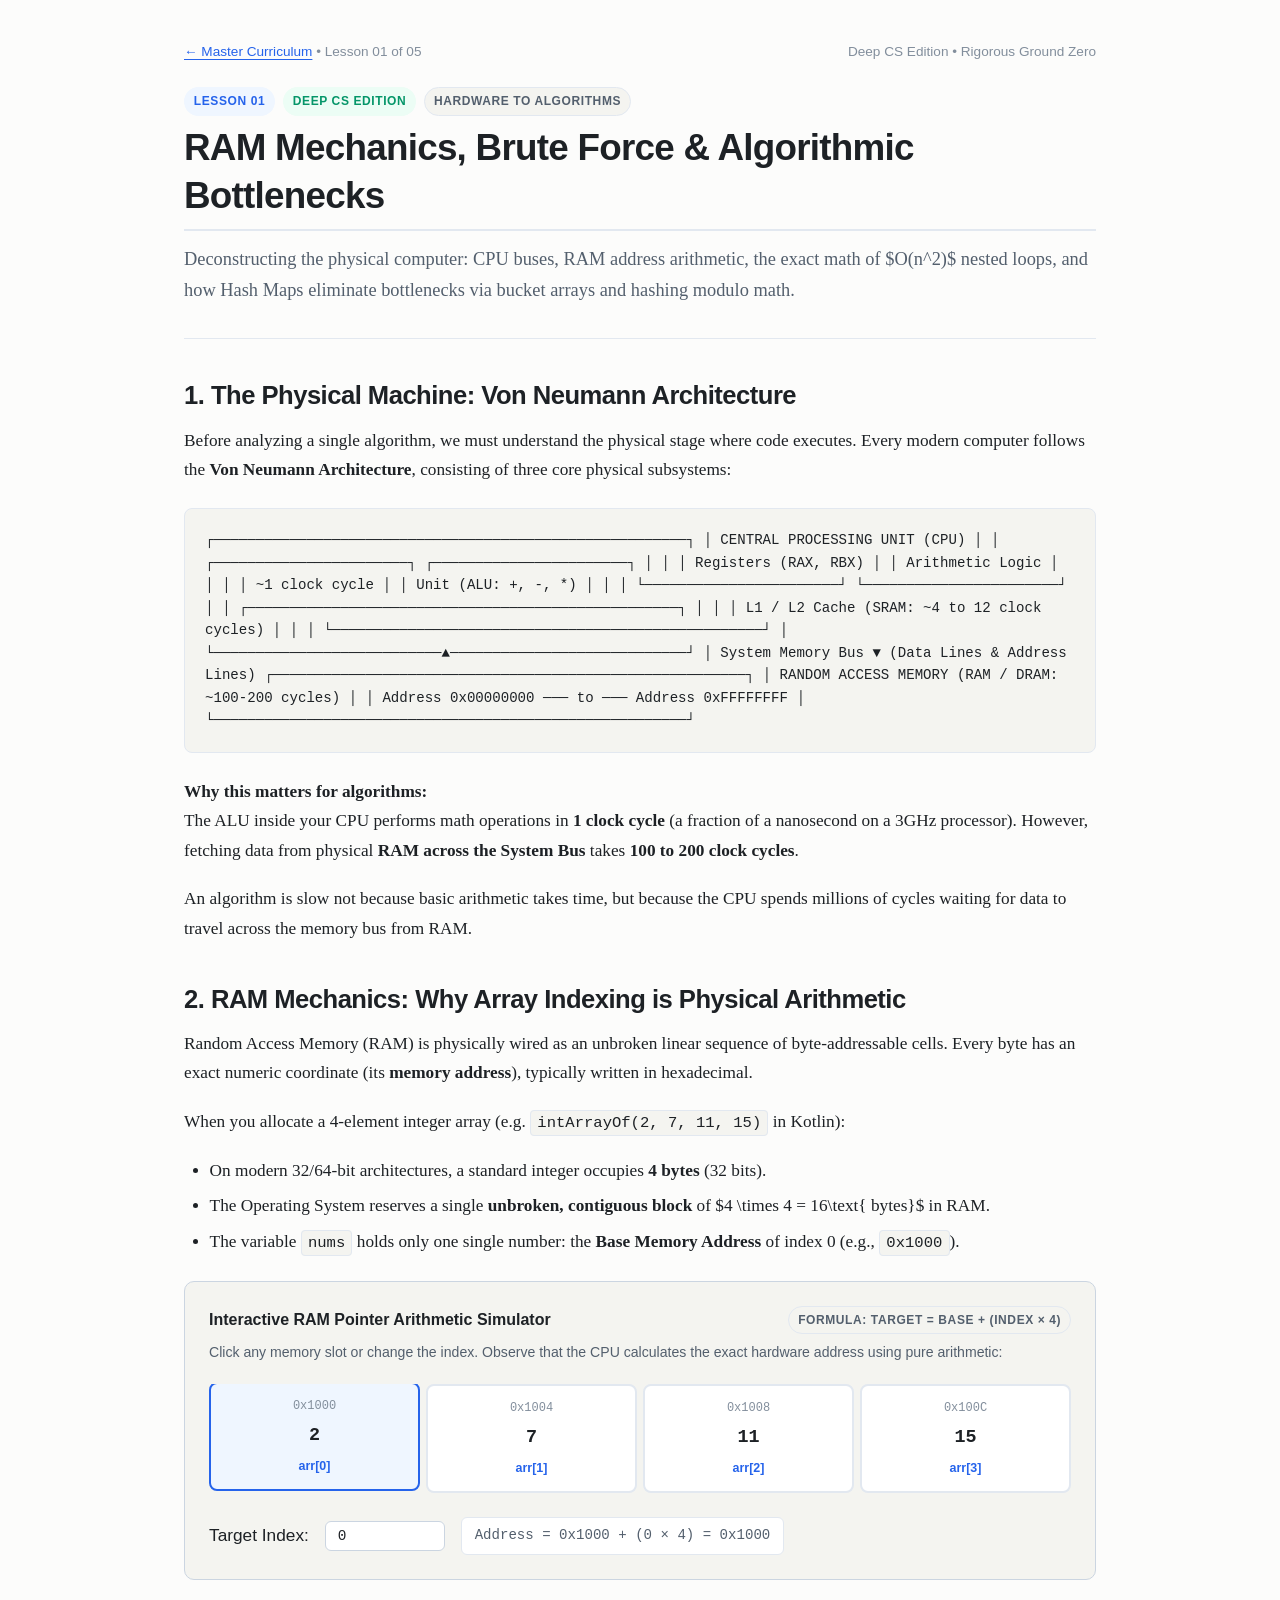
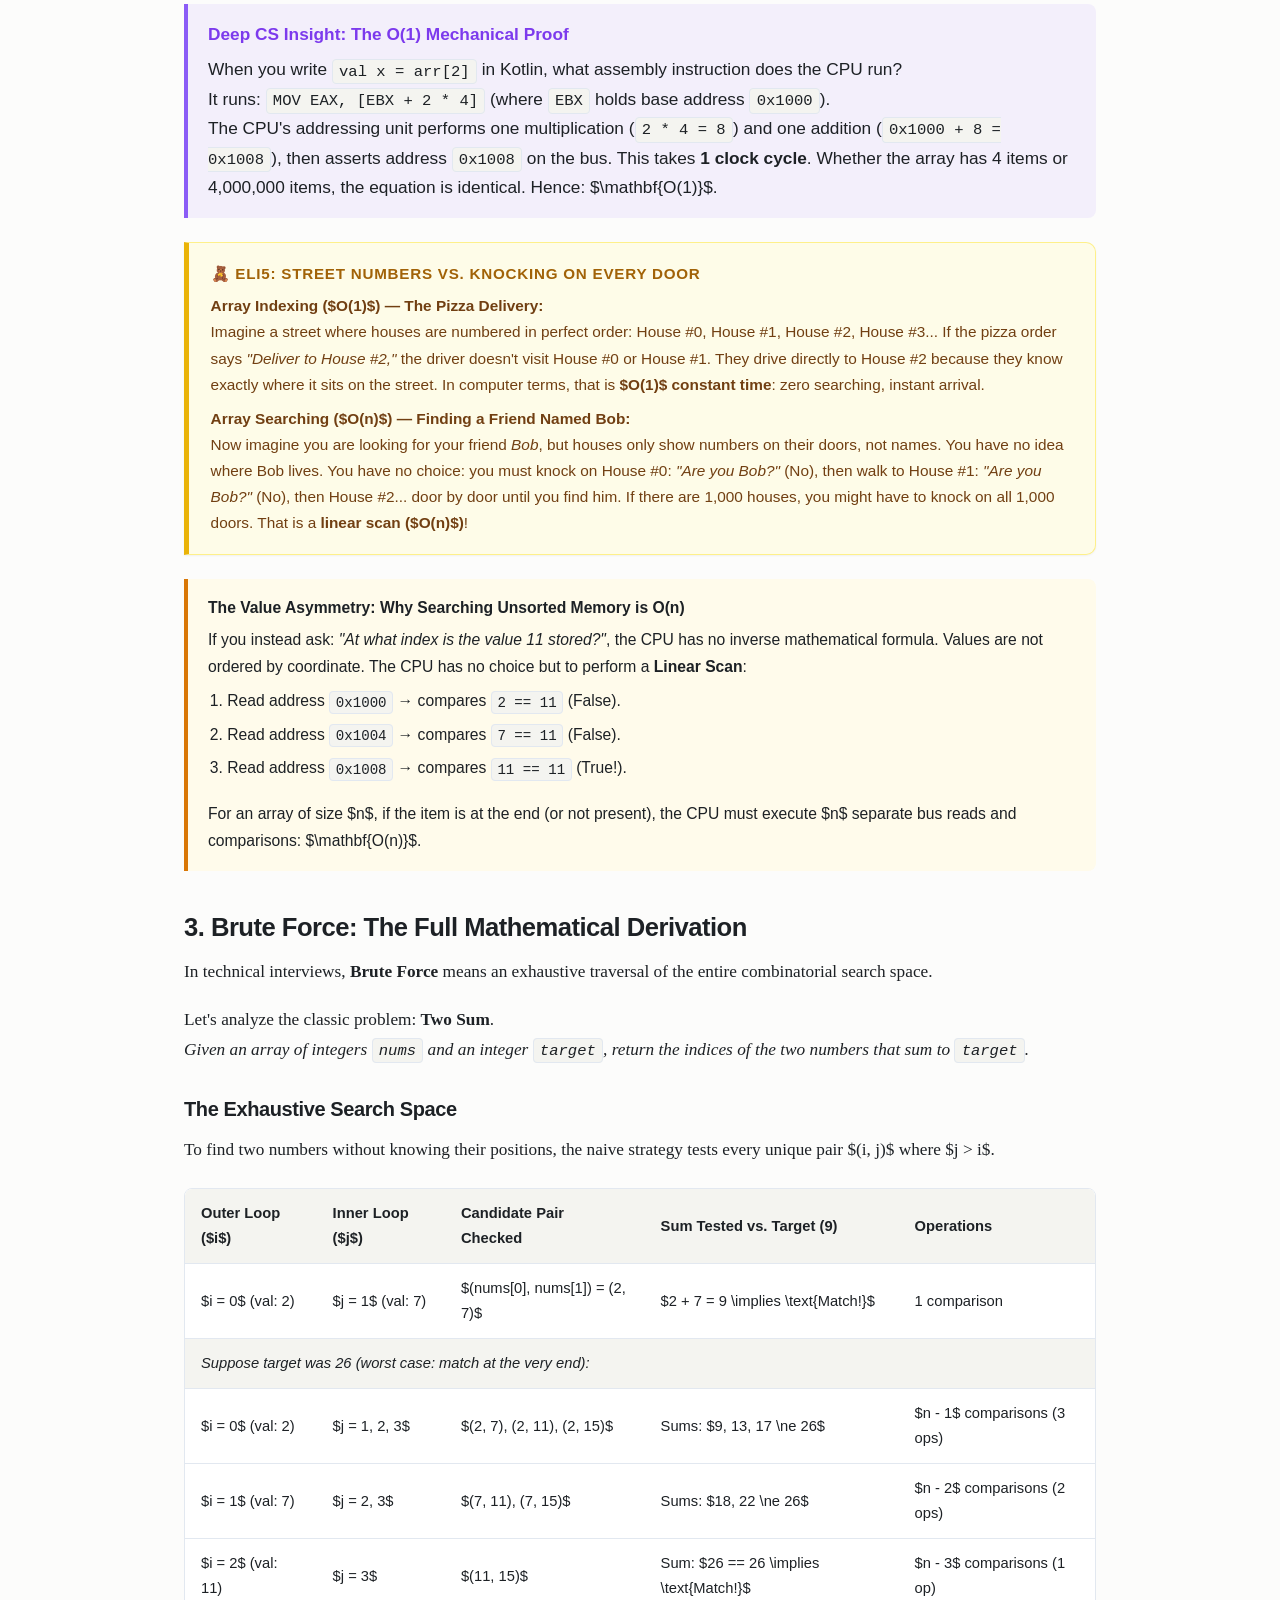
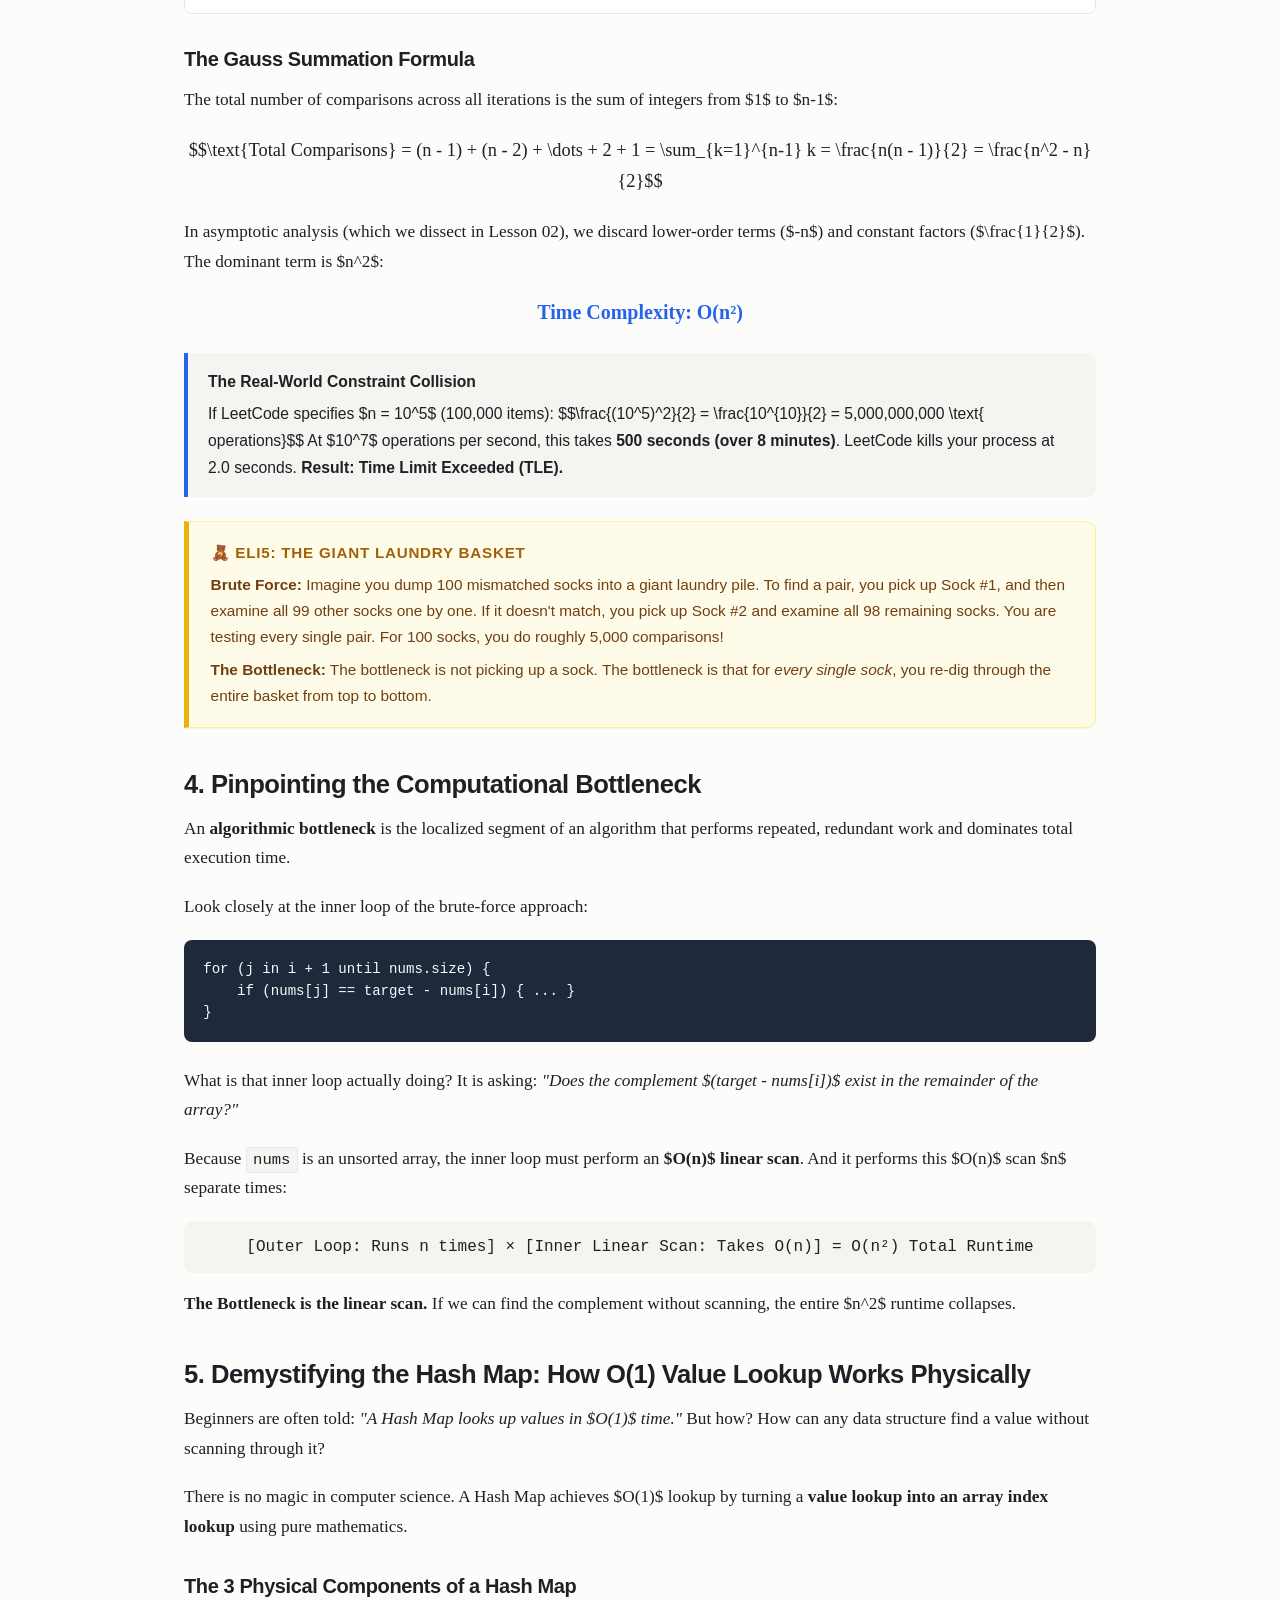
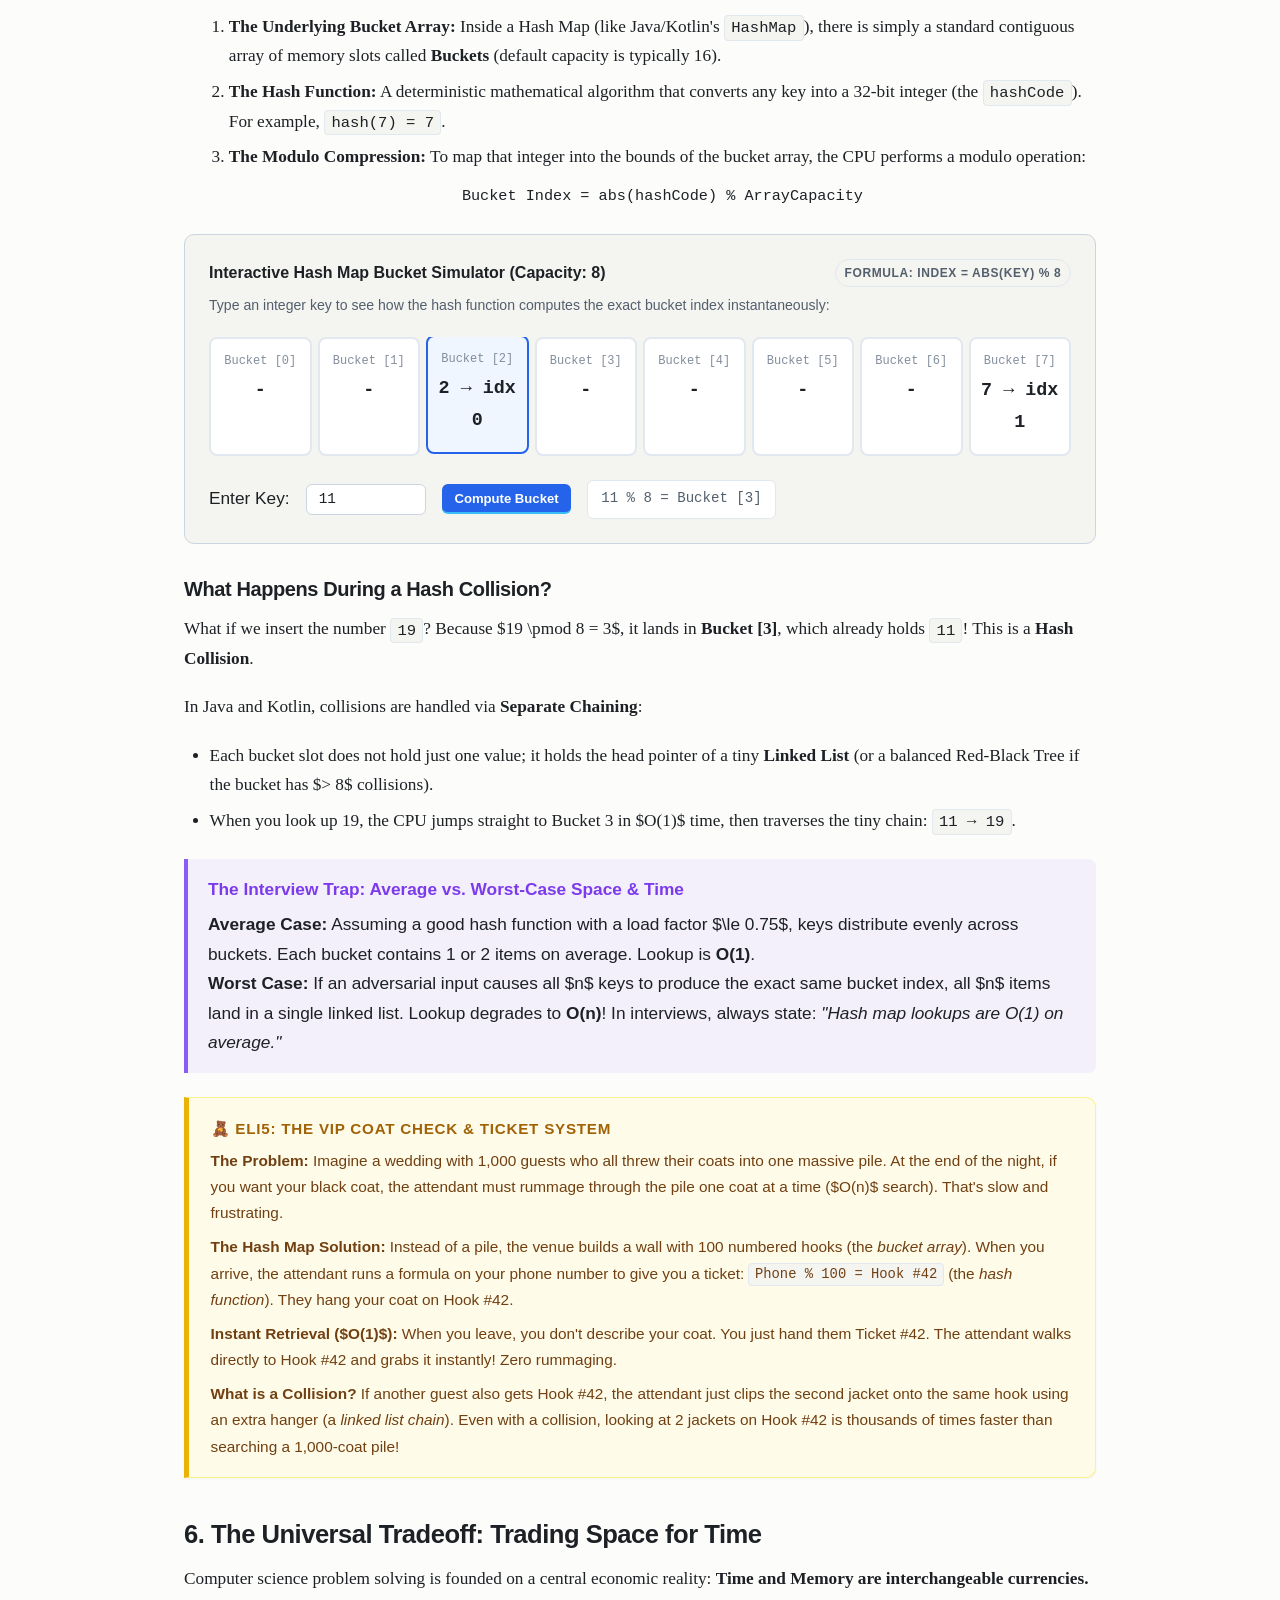
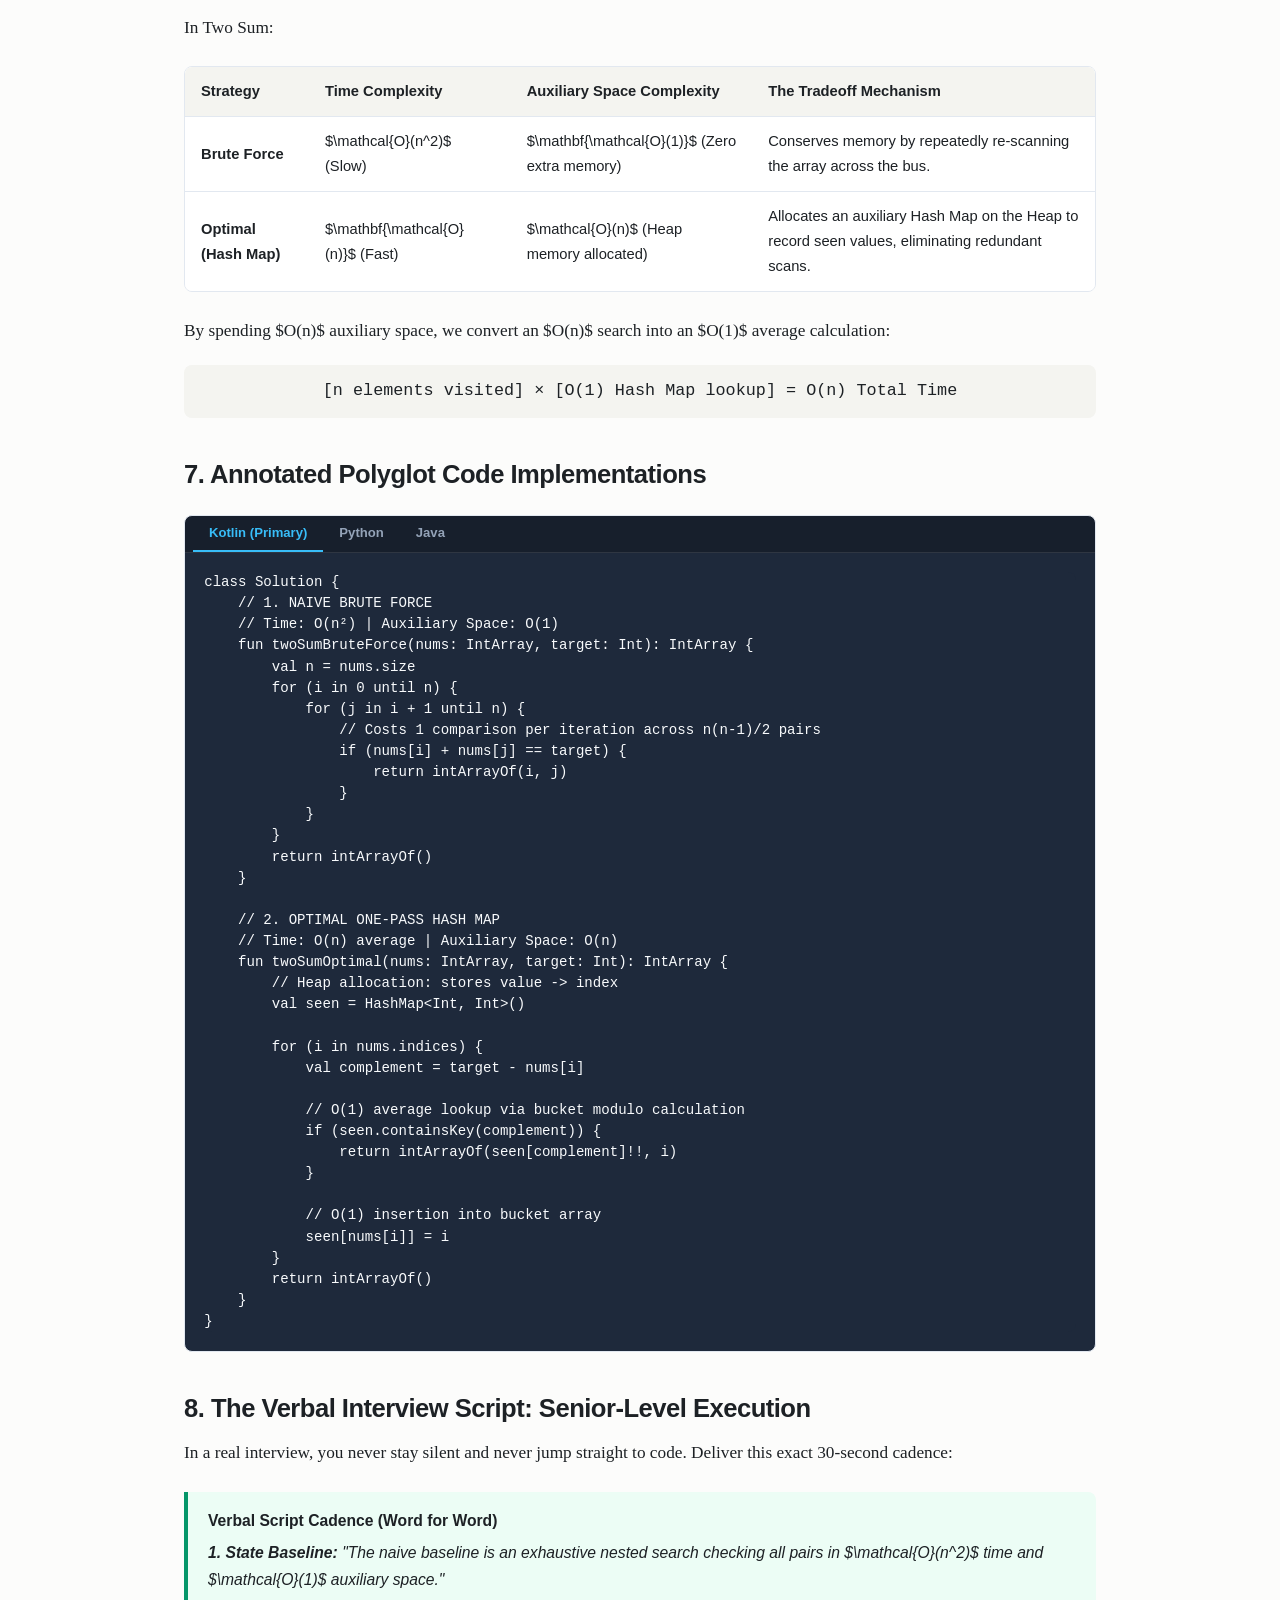
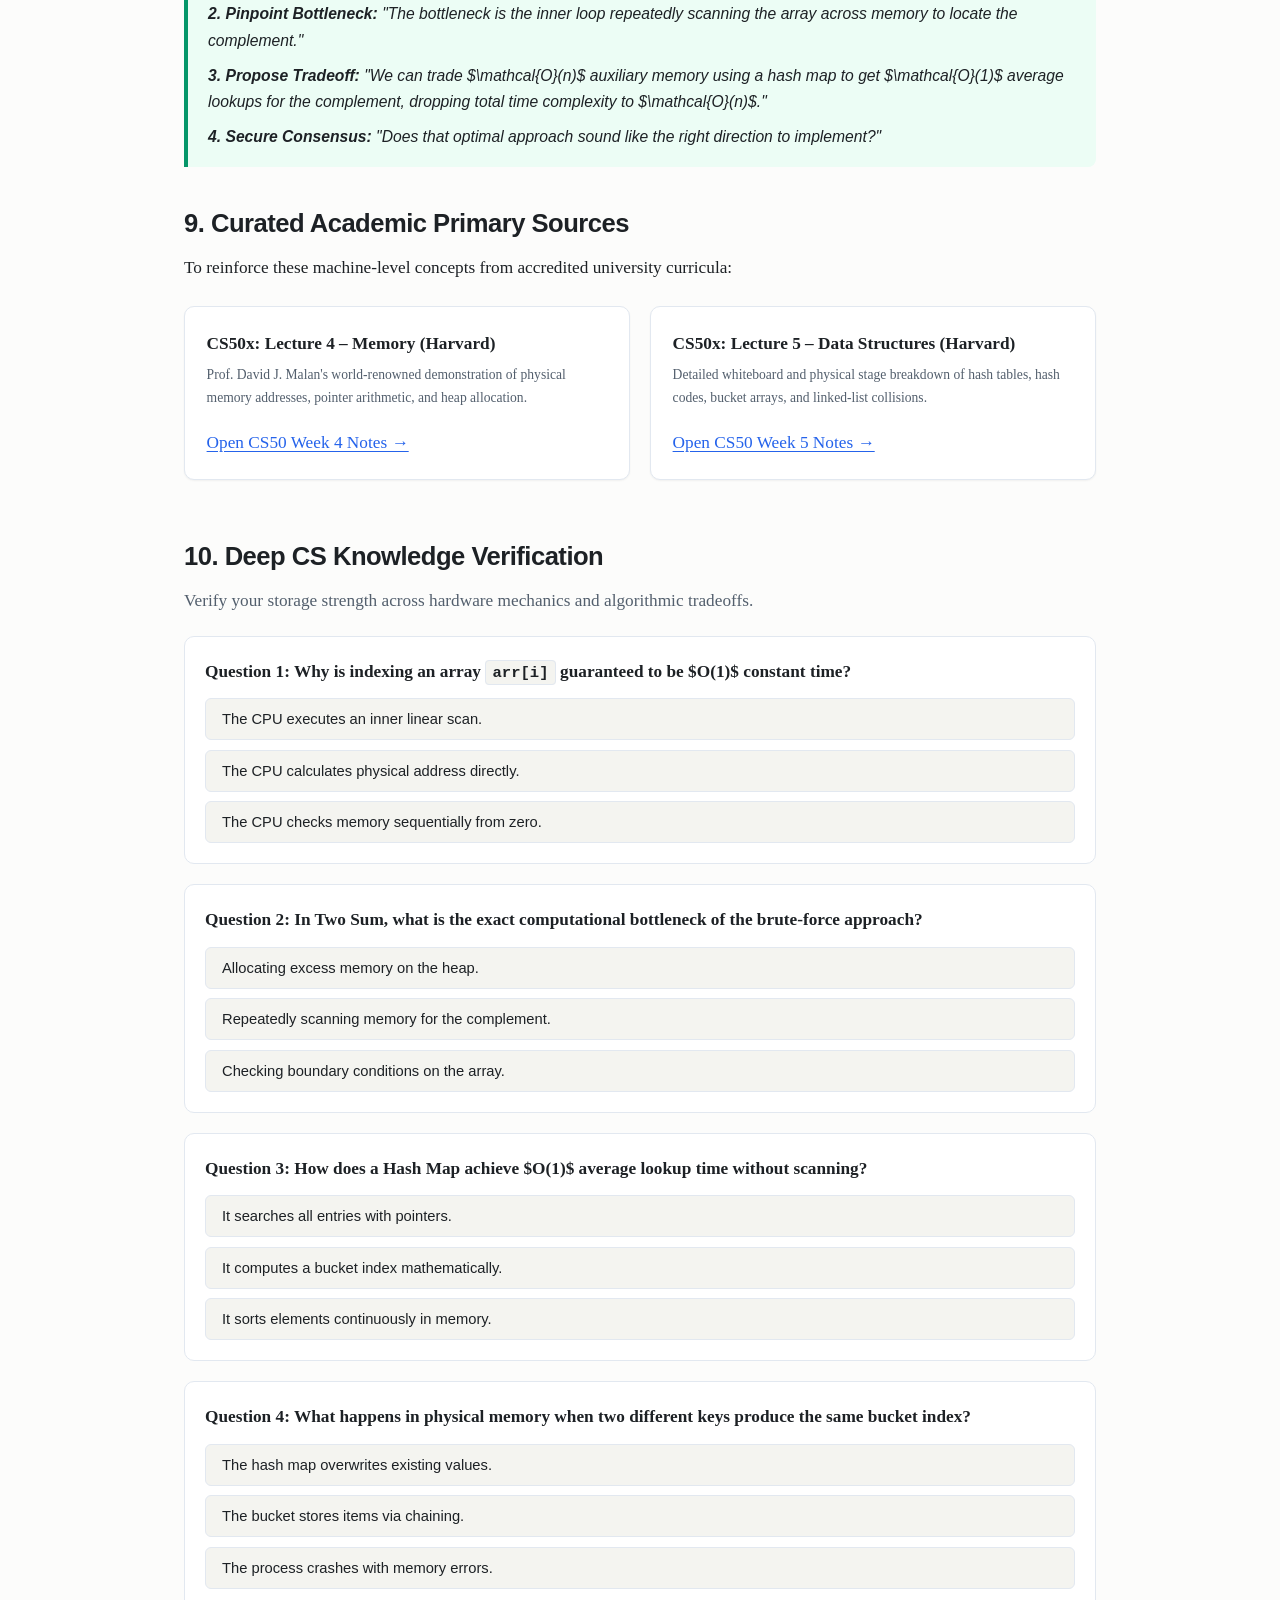
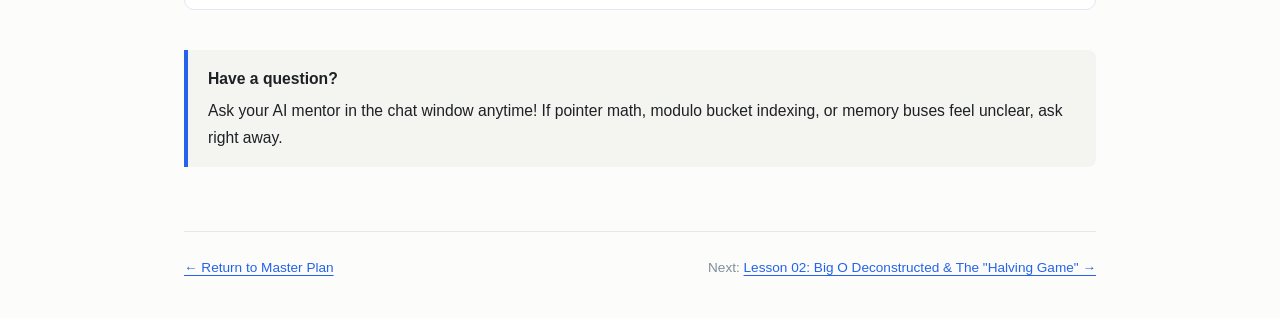
<file: lessons/0001-ram-and-brute-force.html>
<!DOCTYPE html>
<html lang="en">
<head>
  <meta charset="UTF-8">
  <meta name="viewport" content="width=device-width, initial-scale=1.0">
  <title>Lesson 01: RAM Mechanics, Brute Force & Algorithmic Bottlenecks (Deep CS Edition)</title>
  <link rel="stylesheet" href="../assets/style.css">
  <style>
    .meta-bar {
      display: flex;
      justify-content: space-between;
      align-items: center;
      margin-bottom: 1.5rem;
      font-family: var(--font-sans);
      font-size: 0.85rem;
      color: var(--text-muted);
    }
    .deep-callout {
      border-left: 4px solid #8b5cf6;
      background: rgba(139, 92, 246, 0.08);
      padding: 1rem 1.25rem;
      border-radius: 0 8px 8px 0;
      margin: 1.5rem 0;
      font-family: var(--font-sans);
    }
    .deep-callout-title {
      font-weight: 700;
      color: #7c3aed;
      margin-bottom: 0.35rem;
      display: flex;
      align-items: center;
      gap: 0.4rem;
    }
    .ram-simulator, .hash-simulator {
      background: var(--bg-secondary);
      border: 1px solid var(--border-strong);
      border-radius: 10px;
      padding: 1.5rem;
      margin: 1.5rem 0;
      font-family: var(--font-sans);
    }
    .ram-cells, .hash-buckets {
      display: flex;
      gap: 6px;
      margin: 1rem 0;
      overflow-x: auto;
      padding-bottom: 0.5rem;
    }
    .ram-cell, .hash-bucket {
      flex: 1;
      min-width: 90px;
      background: var(--bg-card);
      border: 2px solid var(--border);
      border-radius: 8px;
      padding: 0.75rem 0.5rem;
      text-align: center;
      transition: all 0.2s ease;
    }
    .ram-cell.highlight, .hash-bucket.highlight {
      border-color: var(--accent);
      background: var(--accent-light);
      transform: translateY(-2px);
    }
    .cell-addr, .bucket-id {
      font-family: var(--font-mono);
      font-size: 0.75rem;
      color: var(--text-muted);
    }
    .cell-val, .bucket-content {
      font-family: var(--font-mono);
      font-size: 1.15rem;
      font-weight: 700;
      color: var(--text-primary);
      margin: 0.25rem 0;
    }
    .cell-idx {
      font-size: 0.78rem;
      font-weight: 600;
      color: var(--accent);
    }
    .sim-controls {
      display: flex;
      gap: 1rem;
      align-items: center;
      margin-top: 1rem;
      flex-wrap: wrap;
    }
    .sim-input {
      padding: 0.4rem 0.75rem;
      font-family: var(--font-mono);
      font-size: 0.9rem;
      border: 1px solid var(--border-strong);
      border-radius: 6px;
      background: var(--bg-card);
      color: var(--text-primary);
      width: 120px;
    }
    .sim-calc {
      font-family: var(--font-mono);
      font-size: 0.88rem;
      color: var(--text-secondary);
      background: var(--bg-card);
      padding: 0.4rem 0.8rem;
      border-radius: 6px;
      border: 1px solid var(--border);
    }
    .quiz-card {
      background: var(--bg-card);
      border: 1px solid var(--border);
      border-radius: 10px;
      padding: 1.25rem;
      margin: 1.25rem 0;
    }
    .quiz-options {
      display: flex;
      flex-direction: column;
      gap: 0.6rem;
      margin-top: 0.75rem;
    }
    .quiz-btn {
      text-align: left;
      padding: 0.75rem 1rem;
      border-radius: 6px;
      border: 1px solid var(--border);
      background: var(--bg-secondary);
      font-family: var(--font-sans);
      font-size: 0.92rem;
      color: var(--text-primary);
      cursor: pointer;
      transition: all 0.15s ease;
    }
    .quiz-btn:hover {
      border-color: var(--accent);
    }
    .quiz-btn.correct {
      background: var(--success-bg);
      border-color: var(--success);
      color: var(--success);
      font-weight: 600;
    }
    .quiz-btn.incorrect {
      background: rgba(239, 68, 68, 0.1);
      border-color: #ef4444;
      color: #ef4444;
    }
    .quiz-feedback {
      margin-top: 0.75rem;
      font-family: var(--font-sans);
      font-size: 0.88rem;
      display: none;
    }
    .diagram-box {
      background: var(--bg-secondary);
      border: 1px solid var(--border);
      border-radius: 8px;
      padding: 1.25rem;
      margin: 1.5rem 0;
      font-family: var(--font-mono);
      font-size: 0.88rem;
      line-height: 1.6;
    }
  </style>
</head>
<body>

  <div class="meta-bar">
    <div><a href="../master-plan.html">&larr; Master Curriculum</a> &bull; Lesson 01 of 05</div>
    <div>Deep CS Edition &bull; Rigorous Ground Zero</div>
  </div>

  <header>
    <div style="display: flex; gap: 0.5rem; align-items: center; margin-bottom: 0.5rem;">
      <span class="badge primary">Lesson 01</span>
      <span class="badge success">Deep CS Edition</span>
      <span class="badge">Hardware to Algorithms</span>
    </div>
    <h1>RAM Mechanics, Brute Force & Algorithmic Bottlenecks</h1>
    <p style="font-size: 1.15rem; color: var(--text-secondary); margin-top: 0.5rem;">
      Deconstructing the physical computer: CPU buses, RAM address arithmetic, the exact math of $O(n^2)$ nested loops, and how Hash Maps eliminate bottlenecks via bucket arrays and hashing modulo math.
    </p>
  </header>

  <hr style="border: none; border-top: 1px solid var(--border); margin: 2rem 0;">

  <!-- Section 1: The Von Neumann Architecture & Memory Hierarchy -->
  <section>
    <h2>1. The Physical Machine: Von Neumann Architecture</h2>
    <p>
      Before analyzing a single algorithm, we must understand the physical stage where code executes. Every modern computer follows the <strong>Von Neumann Architecture</strong>, consisting of three core physical subsystems:
    </p>

    <div class="diagram-box">
┌────────────────────────────────────────────────────────┐
│                      CENTRAL PROCESSING UNIT (CPU)     │
│  ┌───────────────────────┐   ┌───────────────────────┐ │
│  │ Registers (RAX, RBX)  │   │  Arithmetic Logic     │ │
│  │ ~1 clock cycle        │   │  Unit (ALU: +, -, *)  │ │
│  └───────────────────────┘   └───────────────────────┘ │
│  ┌───────────────────────────────────────────────────┐ │
│  │ L1 / L2 Cache (SRAM: ~4 to 12 clock cycles)       │ │
│  └───────────────────────────────────────────────────┘ │
└───────────────────────────▲────────────────────────────┘
                            │ System Memory Bus
                            ▼ (Data Lines & Address Lines)
┌────────────────────────────────────────────────────────┐
│ RANDOM ACCESS MEMORY (RAM / DRAM: ~100-200 cycles)     │
│ Address 0x00000000 ─── to ─── Address 0xFFFFFFFF       │
└────────────────────────────────────────────────────────┘
    </div>

    <p>
      <strong>Why this matters for algorithms:</strong><br>
      The ALU inside your CPU performs math operations in <strong>1 clock cycle</strong> (a fraction of a nanosecond on a 3GHz processor). However, fetching data from physical <strong>RAM across the System Bus</strong> takes <strong>100 to 200 clock cycles</strong>.
    </p>
    <p>
      An algorithm is slow not because basic arithmetic takes time, but because the CPU spends millions of cycles waiting for data to travel across the memory bus from RAM.
    </p>
  </section>

  <!-- Section 2: Contiguous Arrays & Pointer Math -->
  <section style="margin-top: 2.5rem;">
    <h2>2. RAM Mechanics: Why Array Indexing is Physical Arithmetic</h2>
    <p>
      Random Access Memory (RAM) is physically wired as an unbroken linear sequence of byte-addressable cells. Every byte has an exact numeric coordinate (its <strong>memory address</strong>), typically written in hexadecimal.
    </p>
    <p>
      When you allocate a 4-element integer array (e.g. <code>intArrayOf(2, 7, 11, 15)</code> in Kotlin):
    </p>
    <ul>
      <li>On modern 32/64-bit architectures, a standard integer occupies <strong>4 bytes</strong> (32 bits).</li>
      <li>The Operating System reserves a single <strong>unbroken, contiguous block</strong> of $4 \times 4 = 16\text{ bytes}$ in RAM.</li>
      <li>The variable <code>nums</code> holds only one single number: the <strong>Base Memory Address</strong> of index 0 (e.g., <code>0x1000</code>).</li>
    </ul>

    <!-- Interactive RAM Simulator -->
    <div class="ram-simulator">
      <div style="display: flex; justify-content: space-between; align-items: center;">
        <strong style="font-size: 1rem;">Interactive RAM Pointer Arithmetic Simulator</strong>
        <span class="badge">Formula: Target = Base + (Index &times; 4)</span>
      </div>
      <p style="font-size: 0.88rem; color: var(--text-secondary); margin-top: 0.4rem;">
        Click any memory slot or change the index. Observe that the CPU calculates the exact hardware address using pure arithmetic:
      </p>

      <div class="ram-cells">
        <div class="ram-cell highlight" id="cell-0" onclick="selectCell(0)">
          <div class="cell-addr">0x1000</div>
          <div class="cell-val">2</div>
          <div class="cell-idx">arr[0]</div>
        </div>
        <div class="ram-cell" id="cell-1" onclick="selectCell(1)">
          <div class="cell-addr">0x1004</div>
          <div class="cell-val">7</div>
          <div class="cell-idx">arr[1]</div>
        </div>
        <div class="ram-cell" id="cell-2" onclick="selectCell(2)">
          <div class="cell-addr">0x1008</div>
          <div class="cell-val">11</div>
          <div class="cell-idx">arr[2]</div>
        </div>
        <div class="ram-cell" id="cell-3" onclick="selectCell(3)">
          <div class="cell-addr">0x100C</div>
          <div class="cell-val">15</div>
          <div class="cell-idx">arr[3]</div>
        </div>
      </div>

      <div class="sim-controls">
        <span>Target Index:</span>
        <input type="number" id="sim-index" class="sim-input" min="0" max="3" value="0" onchange="onInputChange()">
        <span class="sim-calc" id="sim-math">Address = 0x1000 + (0 &times; 4) = 0x1000</span>
      </div>
    </div>

    <div class="deep-callout">
      <div class="deep-callout-title">Deep CS Insight: The O(1) Mechanical Proof</div>
      When you write <code>val x = arr[2]</code> in Kotlin, what assembly instruction does the CPU run?<br>
      It runs: <code>MOV EAX, [EBX + 2 * 4]</code> (where <code>EBX</code> holds base address <code>0x1000</code>).<br>
      The CPU's addressing unit performs one multiplication (<code>2 * 4 = 8</code>) and one addition (<code>0x1000 + 8 = 0x1008</code>), then asserts address <code>0x1008</code> on the bus. This takes <strong>1 clock cycle</strong>. Whether the array has 4 items or 4,000,000 items, the equation is identical. Hence: $\mathbf{O(1)}$.
    </div>

    <!-- ELI5: RAM & Arrays -->
    <div class="eli5-box">
      <div class="eli5-title">🧸 ELI5: Street Numbers vs. Knocking on Every Door</div>
      <p style="margin-bottom: 0.5rem;">
        <strong>Array Indexing ($O(1)$) — The Pizza Delivery:</strong><br>
        Imagine a street where houses are numbered in perfect order: House #0, House #1, House #2, House #3... If the pizza order says <em>"Deliver to House #2,"</em> the driver doesn't visit House #0 or House #1. They drive directly to House #2 because they know exactly where it sits on the street. In computer terms, that is <strong>$O(1)$ constant time</strong>: zero searching, instant arrival.
      </p>
      <p style="margin-bottom: 0;">
        <strong>Array Searching ($O(n)$) — Finding a Friend Named Bob:</strong><br>
        Now imagine you are looking for your friend <em>Bob</em>, but houses only show numbers on their doors, not names. You have no idea where Bob lives. You have no choice: you must knock on House #0: <em>"Are you Bob?"</em> (No), then walk to House #1: <em>"Are you Bob?"</em> (No), then House #2... door by door until you find him. If there are 1,000 houses, you might have to knock on all 1,000 doors. That is a <strong>linear scan ($O(n)$)</strong>!
      </p>
    </div>

    <div class="callout warning">
      <div class="callout-title">The Value Asymmetry: Why Searching Unsorted Memory is O(n)</div>
      If you instead ask: <em>"At what index is the value 11 stored?"</em>, the CPU has no inverse mathematical formula. Values are not ordered by coordinate. The CPU has no choice but to perform a <strong>Linear Scan</strong>:
      <ol style="margin-top: 0.5rem; padding-left: 1.2rem;">
        <li>Read address <code>0x1000</code> &rarr; compares <code>2 == 11</code> (False).</li>
        <li>Read address <code>0x1004</code> &rarr; compares <code>7 == 11</code> (False).</li>
        <li>Read address <code>0x1008</code> &rarr; compares <code>11 == 11</code> (True!).</li>
      </ol>
      For an array of size $n$, if the item is at the end (or not present), the CPU must execute $n$ separate bus reads and comparisons: $\mathbf{O(n)}$.
    </div>
  </section>

  <!-- Section 3: Brute Force & Loop Math -->
  <section style="margin-top: 2.5rem;">
    <h2>3. Brute Force: The Full Mathematical Derivation</h2>
    <p>
      In technical interviews, <strong>Brute Force</strong> means an exhaustive traversal of the entire combinatorial search space.
    </p>
    <p>
      Let's analyze the classic problem: <strong>Two Sum</strong>.<br>
      <em>Given an array of integers <code>nums</code> and an integer <code>target</code>, return the indices of the two numbers that sum to <code>target</code>.</em>
    </p>

    <h3>The Exhaustive Search Space</h3>
    <p>
      To find two numbers without knowing their positions, the naive strategy tests every unique pair $(i, j)$ where $j > i$.
    </p>

    <!-- State Trace Table -->
    <div class="table-container">
      <table>
        <thead>
          <tr>
            <th>Outer Loop ($i$)</th>
            <th>Inner Loop ($j$)</th>
            <th>Candidate Pair Checked</th>
            <th>Sum Tested vs. Target (9)</th>
            <th>Operations</th>
          </tr>
        </thead>
        <tbody>
          <tr>
            <td>$i = 0$ (val: 2)</td>
            <td>$j = 1$ (val: 7)</td>
            <td>$(nums[0], nums[1]) = (2, 7)$</td>
            <td>$2 + 7 = 9 \implies \text{Match!}$</td>
            <td>1 comparison</td>
          </tr>
          <tr>
            <td colspan="5" style="background: var(--bg-secondary); font-style: italic;">
              Suppose target was 26 (worst case: match at the very end):
            </td>
          </tr>
          <tr>
            <td>$i = 0$ (val: 2)</td>
            <td>$j = 1, 2, 3$</td>
            <td>$(2, 7), (2, 11), (2, 15)$</td>
            <td>Sums: $9, 13, 17 \ne 26$</td>
            <td>$n - 1$ comparisons (3 ops)</td>
          </tr>
          <tr>
            <td>$i = 1$ (val: 7)</td>
            <td>$j = 2, 3$</td>
            <td>$(7, 11), (7, 15)$</td>
            <td>Sums: $18, 22 \ne 26$</td>
            <td>$n - 2$ comparisons (2 ops)</td>
          </tr>
          <tr>
            <td>$i = 2$ (val: 11)</td>
            <td>$j = 3$</td>
            <td>$(11, 15)$</td>
            <td>Sum: $26 == 26 \implies \text{Match!}$</td>
            <td>$n - 3$ comparisons (1 op)</td>
          </tr>
        </tbody>
      </table>
    </div>

    <h3>The Gauss Summation Formula</h3>
    <p>
      The total number of comparisons across all iterations is the sum of integers from $1$ to $n-1$:
    </p>
    <div style="text-align: center; font-size: 1.15rem; margin: 1.25rem 0; font-family: var(--font-serif);">
      $$\text{Total Comparisons} = (n - 1) + (n - 2) + \dots + 2 + 1 = \sum_{k=1}^{n-1} k = \frac{n(n - 1)}{2} = \frac{n^2 - n}{2}$$
    </div>
    <p>
      In asymptotic analysis (which we dissect in Lesson 02), we discard lower-order terms ($-n$) and constant factors ($\frac{1}{2}$). The dominant term is $n^2$:
    </p>
    <div style="text-align: center; font-size: 1.25rem; font-weight: 700; color: var(--accent); margin: 1rem 0;">
      Time Complexity: &Omicron;(n&sup2;)
    </div>

    <div class="callout">
      <div class="callout-title">The Real-World Constraint Collision</div>
      If LeetCode specifies $n = 10^5$ (100,000 items):
      $$\frac{(10^5)^2}{2} = \frac{10^{10}}{2} = 5,000,000,000 \text{ operations}$$
      At $10^7$ operations per second, this takes <strong>500 seconds (over 8 minutes)</strong>. LeetCode kills your process at 2.0 seconds. <strong>Result: Time Limit Exceeded (TLE).</strong>
    </div>

    <!-- ELI5: Brute Force & Bottleneck -->
    <div class="eli5-box">
      <div class="eli5-title">🧸 ELI5: The Giant Laundry Basket</div>
      <p style="margin-bottom: 0.4rem;">
        <strong>Brute Force:</strong> Imagine you dump 100 mismatched socks into a giant laundry pile. To find a pair, you pick up Sock #1, and then examine all 99 other socks one by one. If it doesn't match, you pick up Sock #2 and examine all 98 remaining socks. You are testing every single pair. For 100 socks, you do roughly 5,000 comparisons!
      </p>
      <p style="margin-bottom: 0;">
        <strong>The Bottleneck:</strong> The bottleneck is not picking up a sock. The bottleneck is that for <em>every single sock</em>, you re-dig through the entire basket from top to bottom.
      </p>
    </div>
  </section>

  <!-- Section 4: Deconstructing the Bottleneck -->
  <section style="margin-top: 2.5rem;">
    <h2>4. Pinpointing the Computational Bottleneck</h2>
    <p>
      An <strong>algorithmic bottleneck</strong> is the localized segment of an algorithm that performs repeated, redundant work and dominates total execution time.
    </p>
    <p>
      Look closely at the inner loop of the brute-force approach:
    </p>
    <pre><code>for (j in i + 1 until nums.size) {
    if (nums[j] == target - nums[i]) { ... }
}</code></pre>
    <p>
      What is that inner loop actually doing? It is asking: <em>"Does the complement $(target - nums[i])$ exist in the remainder of the array?"</em>
    </p>
    <p>
      Because <code>nums</code> is an unsorted array, the inner loop must perform an <strong>$O(n)$ linear scan</strong>. And it performs this $O(n)$ scan $n$ separate times:
    </p>
    <div style="text-align: center; font-family: var(--font-mono); font-size: 1rem; padding: 0.75rem; background: var(--bg-secondary); border-radius: 8px; margin: 1rem 0;">
      [Outer Loop: Runs n times] &times; [Inner Linear Scan: Takes O(n)] = O(n&sup2;) Total Runtime
    </div>
    <p>
      <strong>The Bottleneck is the linear scan.</strong> If we can find the complement without scanning, the entire $n^2$ runtime collapses.
    </p>
  </section>

  <!-- Section 5: Demystifying the Hash Map -->
  <section style="margin-top: 2.5rem;">
    <h2>5. Demystifying the Hash Map: How O(1) Value Lookup Works Physically</h2>
    <p>
      Beginners are often told: <em>"A Hash Map looks up values in $O(1)$ time."</em> But how? How can any data structure find a value without scanning through it?
    </p>
    <p>
      There is no magic in computer science. A Hash Map achieves $O(1)$ lookup by turning a <strong>value lookup into an array index lookup</strong> using pure mathematics.
    </p>

    <h3>The 3 Physical Components of a Hash Map</h3>
    <ol style="margin-left: 1.2rem;">
      <li>
        <strong>The Underlying Bucket Array:</strong> Inside a Hash Map (like Java/Kotlin's <code>HashMap</code>), there is simply a standard contiguous array of memory slots called <strong>Buckets</strong> (default capacity is typically 16).
      </li>
      <li>
        <strong>The Hash Function:</strong> A deterministic mathematical algorithm that converts any key into a 32-bit integer (the <code>hashCode</code>). For example, <code>hash(7) = 7</code>.
      </li>
      <li>
        <strong>The Modulo Compression:</strong> To map that integer into the bounds of the bucket array, the CPU performs a modulo operation:
        <div style="text-align: center; margin: 0.75rem 0; font-family: var(--font-mono); font-size: 0.95rem;">
          Bucket Index = abs(hashCode) % ArrayCapacity
        </div>
      </li>
    </ol>

    <!-- Interactive Hash Map Simulator -->
    <div class="hash-simulator">
      <div style="display: flex; justify-content: space-between; align-items: center;">
        <strong style="font-size: 1rem;">Interactive Hash Map Bucket Simulator (Capacity: 8)</strong>
        <span class="badge">Formula: Index = abs(Key) % 8</span>
      </div>
      <p style="font-size: 0.88rem; color: var(--text-secondary); margin-top: 0.4rem;">
        Type an integer key to see how the hash function computes the exact bucket index instantaneously:
      </p>

      <div class="hash-buckets">
        <div class="hash-bucket" id="bucket-0"><div class="bucket-id">Bucket [0]</div><div class="bucket-content">-</div></div>
        <div class="hash-bucket" id="bucket-1"><div class="bucket-id">Bucket [1]</div><div class="bucket-content">-</div></div>
        <div class="hash-bucket highlight" id="bucket-2"><div class="bucket-id">Bucket [2]</div><div class="bucket-content">2 &rarr; idx 0</div></div>
        <div class="hash-bucket" id="bucket-3"><div class="bucket-id">Bucket [3]</div><div class="bucket-content">-</div></div>
        <div class="hash-bucket" id="bucket-4"><div class="bucket-id">Bucket [4]</div><div class="bucket-content">-</div></div>
        <div class="hash-bucket" id="bucket-5"><div class="bucket-id">Bucket [5]</div><div class="bucket-content">-</div></div>
        <div class="hash-bucket" id="bucket-6"><div class="bucket-id">Bucket [6]</div><div class="bucket-content">-</div></div>
        <div class="hash-bucket" id="bucket-7"><div class="bucket-id">Bucket [7]</div><div class="bucket-content">7 &rarr; idx 1</div></div>
      </div>

      <div class="sim-controls">
        <span>Enter Key:</span>
        <input type="number" id="hash-key-input" class="sim-input" value="11" onchange="simulateHash()">
        <button class="tab-btn active" style="padding: 0.4rem 0.8rem; border-radius: 6px; background: var(--accent); color: white;" onclick="simulateHash()">Compute Bucket</button>
        <span class="sim-calc" id="hash-math">11 % 8 = Bucket [3]</span>
      </div>
    </div>

    <h3>What Happens During a Hash Collision?</h3>
    <p>
      What if we insert the number <code>19</code>? Because $19 \pmod 8 = 3$, it lands in <strong>Bucket [3]</strong>, which already holds <code>11</code>! This is a <strong>Hash Collision</strong>.
    </p>
    <p>
      In Java and Kotlin, collisions are handled via <strong>Separate Chaining</strong>:
    </p>
    <ul>
      <li>Each bucket slot does not hold just one value; it holds the head pointer of a tiny <strong>Linked List</strong> (or a balanced Red-Black Tree if the bucket has $> 8$ collisions).</li>
      <li>When you look up 19, the CPU jumps straight to Bucket 3 in $O(1)$ time, then traverses the tiny chain: <code>11 &rarr; 19</code>.</li>
    </ul>

    <div class="deep-callout">
      <div class="deep-callout-title">The Interview Trap: Average vs. Worst-Case Space & Time</div>
      <strong>Average Case:</strong> Assuming a good hash function with a load factor $\le 0.75$, keys distribute evenly across buckets. Each bucket contains 1 or 2 items on average. Lookup is <strong>O(1)</strong>.<br>
      <strong>Worst Case:</strong> If an adversarial input causes all $n$ keys to produce the exact same bucket index, all $n$ items land in a single linked list. Lookup degrades to <strong>O(n)</strong>! In interviews, always state: <em>"Hash map lookups are O(1) on average."</em>
    </div>

    <!-- ELI5: Hash Map & Coat Check -->
    <div class="eli5-box">
      <div class="eli5-title">🧸 ELI5: The VIP Coat Check & Ticket System</div>
      <p style="margin-bottom: 0.5rem;">
        <strong>The Problem:</strong> Imagine a wedding with 1,000 guests who all threw their coats into one massive pile. At the end of the night, if you want your black coat, the attendant must rummage through the pile one coat at a time ($O(n)$ search). That's slow and frustrating.
      </p>
      <p style="margin-bottom: 0.5rem;">
        <strong>The Hash Map Solution:</strong> Instead of a pile, the venue builds a wall with 100 numbered hooks (the <em>bucket array</em>). When you arrive, the attendant runs a formula on your phone number to give you a ticket: <code>Phone % 100 = Hook #42</code> (the <em>hash function</em>). They hang your coat on Hook #42.
      </p>
      <p style="margin-bottom: 0.5rem;">
        <strong>Instant Retrieval ($O(1)$):</strong> When you leave, you don't describe your coat. You just hand them Ticket #42. The attendant walks directly to Hook #42 and grabs it instantly! Zero rummaging.
      </p>
      <p style="margin-bottom: 0;">
        <strong>What is a Collision?</strong> If another guest also gets Hook #42, the attendant just clips the second jacket onto the same hook using an extra hanger (a <em>linked list chain</em>). Even with a collision, looking at 2 jackets on Hook #42 is thousands of times faster than searching a 1,000-coat pile!
      </p>
    </div>
  </section>

  <!-- Section 6: The Fundamental Tradeoff -->
  <section style="margin-top: 2.5rem;">
    <h2>6. The Universal Tradeoff: Trading Space for Time</h2>
    <p>
      Computer science problem solving is founded on a central economic reality: <strong>Time and Memory are interchangeable currencies.</strong>
    </p>
    <p>
      In Two Sum:
    </p>
    <div class="table-container">
      <table>
        <thead>
          <tr>
            <th>Strategy</th>
            <th>Time Complexity</th>
            <th>Auxiliary Space Complexity</th>
            <th>The Tradeoff Mechanism</th>
          </tr>
        </thead>
        <tbody>
          <tr>
            <td><strong>Brute Force</strong></td>
            <td>$\mathcal{O}(n^2)$ (Slow)</td>
            <td>$\mathbf{\mathcal{O}(1)}$ (Zero extra memory)</td>
            <td>Conserves memory by repeatedly re-scanning the array across the bus.</td>
          </tr>
          <tr>
            <td><strong>Optimal (Hash Map)</strong></td>
            <td>$\mathbf{\mathcal{O}(n)}$ (Fast)</td>
            <td>$\mathcal{O}(n)$ (Heap memory allocated)</td>
            <td>Allocates an auxiliary Hash Map on the Heap to record seen values, eliminating redundant scans.</td>
          </tr>
        </tbody>
      </table>
    </div>

    <p>
      By spending $O(n)$ auxiliary space, we convert an $O(n)$ search into an $O(1)$ average calculation:
    </p>
    <div style="text-align: center; font-family: var(--font-mono); font-size: 1.05rem; padding: 0.75rem; background: var(--bg-secondary); border-radius: 8px;">
      [n elements visited] &times; [O(1) Hash Map lookup] = &Omicron;(n) Total Time
    </div>
  </section>

  <!-- Section 7: Polyglot Implementations -->
  <section style="margin-top: 2.5rem;">
    <h2>7. Annotated Polyglot Code Implementations</h2>

    <div class="code-tabs">
      <div class="tab-nav">
        <button class="tab-btn active" onclick="switchTab(event, 'code-kotlin')">Kotlin (Primary)</button>
        <button class="tab-btn" onclick="switchTab(event, 'code-python')">Python</button>
        <button class="tab-btn" onclick="switchTab(event, 'code-java')">Java</button>
      </div>

      <div id="code-kotlin" class="tab-pane active">
<pre><code>class Solution {
    // 1. NAIVE BRUTE FORCE
    // Time: O(n²) | Auxiliary Space: O(1)
    fun twoSumBruteForce(nums: IntArray, target: Int): IntArray {
        val n = nums.size
        for (i in 0 until n) {
            for (j in i + 1 until n) {
                // Costs 1 comparison per iteration across n(n-1)/2 pairs
                if (nums[i] + nums[j] == target) {
                    return intArrayOf(i, j)
                }
            }
        }
        return intArrayOf()
    }

    // 2. OPTIMAL ONE-PASS HASH MAP
    // Time: O(n) average | Auxiliary Space: O(n)
    fun twoSumOptimal(nums: IntArray, target: Int): IntArray {
        // Heap allocation: stores value -> index
        val seen = HashMap&lt;Int, Int&gt;()

        for (i in nums.indices) {
            val complement = target - nums[i]
            
            // O(1) average lookup via bucket modulo calculation
            if (seen.containsKey(complement)) {
                return intArrayOf(seen[complement]!!, i)
            }
            
            // O(1) insertion into bucket array
            seen[nums[i]] = i
        }
        return intArrayOf()
    }
}</code></pre>
      </div>

      <div id="code-python" class="tab-pane">
<pre><code>class Solution:
    # 1. NAIVE BRUTE FORCE
    # Time: O(n²) | Auxiliary Space: O(1)
    def twoSumBruteForce(self, nums: list[int], target: int) -> list[int]:
        n = len(nums)
        for i in range(n):
            for j in range(i + 1, n):
                if nums[i] + nums[j] == target:
                    return [i, j]
        return []

    # 2. OPTIMAL ONE-PASS HASH MAP (dict)
    # Time: O(n) average | Auxiliary Space: O(n)
    def twoSumOptimal(self, nums: list[int], target: int) -> list[int]:
        seen = {}  # Python dict uses an open-addressing hash table internally
        for i, num in enumerate(nums):
            complement = target - num
            if complement in seen:
                return [seen[complement], i]
            seen[num] = i
        return []</code></pre>
      </div>

      <div id="code-java" class="tab-pane">
<pre><code>import java.util.HashMap;
import java.util.Map;

class Solution {
    // 1. NAIVE BRUTE FORCE
    // Time: O(n²) | Auxiliary Space: O(1)
    public int[] twoSumBruteForce(int[] nums, int target) {
        int n = nums.length;
        for (int i = 0; i &lt; n; i++) {
            for (int j = i + 1; j &lt; n; j++) {
                if (nums[i] + nums[j] == target) {
                    return new int[] { i, j };
                }
            }
        }
        return new int[0];
    }

    // 2. OPTIMAL ONE-PASS HASH MAP
    // Time: O(n) average | Auxiliary Space: O(n)
    public int[] twoSumOptimal(int[] nums, int target) {
        Map&lt;Integer, Integer&gt; seen = new HashMap&lt;&gt;();
        for (int i = 0; i &lt; nums.length; i++) {
            int complement = target - nums[i];
            if (seen.containsKey(complement)) {
                return new int[] { seen.get(complement), i };
            }
            seen.put(nums[i], i);
        }
        return new int[0];
    }
}</code></pre>
      </div>
    </div>
  </section>

  <!-- Section 8: The Verbal Interview Script -->
  <section style="margin-top: 2.5rem;">
    <h2>8. The Verbal Interview Script: Senior-Level Execution</h2>
    <p>
      In a real interview, you never stay silent and never jump straight to code. Deliver this exact 30-second cadence:
    </p>

    <div class="callout success">
      <div class="callout-title">Verbal Script Cadence (Word for Word)</div>
      <p style="font-style: italic; margin-bottom: 0.5rem;">
        <strong>1. State Baseline:</strong> "The naive baseline is an exhaustive nested search checking all pairs in $\mathcal{O}(n^2)$ time and $\mathcal{O}(1)$ auxiliary space."
      </p>
      <p style="font-style: italic; margin-bottom: 0.5rem;">
        <strong>2. Pinpoint Bottleneck:</strong> "The bottleneck is the inner loop repeatedly scanning the array across memory to locate the complement."
      </p>
      <p style="font-style: italic; margin-bottom: 0.5rem;">
        <strong>3. Propose Tradeoff:</strong> "We can trade $\mathcal{O}(n)$ auxiliary memory using a hash map to get $\mathcal{O}(1)$ average lookups for the complement, dropping total time complexity to $\mathcal{O}(n)$."
      </p>
      <p style="font-style: italic; margin-bottom: 0;">
        <strong>4. Secure Consensus:</strong> "Does that optimal approach sound like the right direction to implement?"
      </p>
    </div>
  </section>

  <!-- Section 9: Academic Sources -->
  <section style="margin-top: 2.5rem;">
    <h2>9. Curated Academic Primary Sources</h2>
    <p>
      To reinforce these machine-level concepts from accredited university curricula:
    </p>
    <div class="grid-2">
      <div class="card">
        <strong>CS50x: Lecture 4 – Memory (Harvard)</strong>
        <p style="font-size: 0.85rem; color: var(--text-secondary); margin-top: 0.3rem;">
          Prof. David J. Malan's world-renowned demonstration of physical memory addresses, pointer arithmetic, and heap allocation.
        </p>
        <div style="margin-top: 0.5rem;">
          <a href="https://cs50.harvard.edu/x/weeks/4/" target="_blank" rel="noreferrer">Open CS50 Week 4 Notes &rarr;</a>
        </div>
      </div>

      <div class="card">
        <strong>CS50x: Lecture 5 – Data Structures (Harvard)</strong>
        <p style="font-size: 0.85rem; color: var(--text-secondary); margin-top: 0.3rem;">
          Detailed whiteboard and physical stage breakdown of hash tables, hash codes, bucket arrays, and linked-list collisions.
        </p>
        <div style="margin-top: 0.5rem;">
          <a href="https://cs50.harvard.edu/x/weeks/5/" target="_blank" rel="noreferrer">Open CS50 Week 5 Notes &rarr;</a>
        </div>
      </div>
    </div>
  </section>

  <!-- Section 10: Interactive Verification Quiz -->
  <section style="margin-top: 2.5rem;">
    <h2>10. Deep CS Knowledge Verification</h2>
    <p style="color: var(--text-secondary);">
      Verify your storage strength across hardware mechanics and algorithmic tradeoffs.
    </p>

    <!-- Question 1 -->
    <div class="quiz-card" id="q1">
      <strong>Question 1: Why is indexing an array <code>arr[i]</code> guaranteed to be $O(1)$ constant time?</strong>
      <div class="quiz-options">
        <button class="quiz-btn" onclick="checkAnswer(1, 0)">The CPU executes an inner linear scan.</button>
        <button class="quiz-btn" onclick="checkAnswer(1, 1)">The CPU calculates physical address directly.</button>
        <button class="quiz-btn" onclick="checkAnswer(1, 2)">The CPU checks memory sequentially from zero.</button>
      </div>
      <div class="quiz-feedback" id="fb1"></div>
    </div>

    <!-- Question 2 -->
    <div class="quiz-card" id="q2">
      <strong>Question 2: In Two Sum, what is the exact computational bottleneck of the brute-force approach?</strong>
      <div class="quiz-options">
        <button class="quiz-btn" onclick="checkAnswer(2, 0)">Allocating excess memory on the heap.</button>
        <button class="quiz-btn" onclick="checkAnswer(2, 1)">Repeatedly scanning memory for the complement.</button>
        <button class="quiz-btn" onclick="checkAnswer(2, 2)">Checking boundary conditions on the array.</button>
      </div>
      <div class="quiz-feedback" id="fb2"></div>
    </div>

    <!-- Question 3 -->
    <div class="quiz-card" id="q3">
      <strong>Question 3: How does a Hash Map achieve $O(1)$ average lookup time without scanning?</strong>
      <div class="quiz-options">
        <button class="quiz-btn" onclick="checkAnswer(3, 0)">It searches all entries with pointers.</button>
        <button class="quiz-btn" onclick="checkAnswer(3, 1)">It computes a bucket index mathematically.</button>
        <button class="quiz-btn" onclick="checkAnswer(3, 2)">It sorts elements continuously in memory.</button>
      </div>
      <div class="quiz-feedback" id="fb3"></div>
    </div>

    <!-- Question 4 -->
    <div class="quiz-card" id="q4">
      <strong>Question 4: What happens in physical memory when two different keys produce the same bucket index?</strong>
      <div class="quiz-options">
        <button class="quiz-btn" onclick="checkAnswer(4, 0)">The hash map overwrites existing values.</button>
        <button class="quiz-btn" onclick="checkAnswer(4, 1)">The bucket stores items via chaining.</button>
        <button class="quiz-btn" onclick="checkAnswer(4, 2)">The process crashes with memory errors.</button>
      </div>
      <div class="quiz-feedback" id="fb4"></div>
    </div>
  </section>

  <!-- Need Help Reminder -->
  <div class="callout" style="margin-top: 2.5rem;">
    <div class="callout-title">Have a question?</div>
    Ask your AI mentor in the chat window anytime! If pointer math, modulo bucket indexing, or memory buses feel unclear, ask right away.
  </div>

  <footer>
    <div><a href="../master-plan.html">&larr; Return to Master Plan</a></div>
    <div>Next: <a href="0002-big-o-and-logarithms.html">Lesson 02: Big O Deconstructed & The "Halving Game" &rarr;</a></div>
  </footer>

  <script>
    // Tab switcher
    function switchTab(evt, tabId) {
      const container = evt.target.closest('.code-tabs');
      container.querySelectorAll('.tab-btn').forEach(btn => btn.classList.remove('active'));
      container.querySelectorAll('.tab-pane').forEach(pane => pane.classList.remove('active'));
      evt.target.classList.add('active');
      container.querySelector('#' + tabId).classList.add('active');
    }

    // RAM Simulator
    const baseAddr = 0x1000;
    function selectCell(idx) {
      document.querySelectorAll('.ram-cell').forEach(c => c.classList.remove('highlight'));
      const target = document.getElementById('cell-' + idx);
      if (target) target.classList.add('highlight');
      document.getElementById('sim-index').value = idx;
      updateMath(idx);
    }

    function onInputChange() {
      let val = parseInt(document.getElementById('sim-index').value);
      if (isNaN(val) || val < 0) val = 0;
      if (val > 3) val = 3;
      selectCell(val);
    }

    function updateMath(idx) {
      const addrHex = '0x' + (baseAddr + (idx * 4)).toString(16).toUpperCase();
      document.getElementById('sim-math').innerText = `Address = 0x1000 + (${idx} × 4) = ${addrHex}`;
    }

    // Hash Map Simulator
    function simulateHash() {
      const input = document.getElementById('hash-key-input');
      const val = parseInt(input.value);
      if (isNaN(val)) return;

      const capacity = 8;
      const bucketIdx = Math.abs(val) % capacity;

      document.querySelectorAll('.hash-bucket').forEach(b => b.classList.remove('highlight'));
      const targetBucket = document.getElementById('bucket-' + bucketIdx);
      if (targetBucket) {
        targetBucket.classList.add('highlight');
        targetBucket.querySelector('.bucket-content').innerText = `${val}`;
      }

      document.getElementById('hash-math').innerText = `abs(${val}) % ${capacity} = Bucket [${bucketIdx}]`;
    }

    // Quiz evaluation
    const correctAnswers = { 1: 1, 2: 1, 3: 1, 4: 1 };
    const explanations = {
      1: "Correct! The CPU calculates physical address directly via `base + index * 4` in 1 clock cycle.",
      2: "Correct! The inner linear scan forces O(n²) time. Replacing it with a hash map eliminates the bottleneck.",
      3: "Correct! It converts the key into an integer and takes modulo capacity (`key % capacity`) to jump directly to a bucket slot.",
      4: "Correct! Modern hash tables resolve collisions using separate chaining (linked list / red-black tree nodes in that bucket)."
    };

    function checkAnswer(qNum, selectedIdx) {
      const card = document.getElementById('q' + qNum);
      const buttons = card.querySelectorAll('.quiz-btn');
      const fb = document.getElementById('fb' + qNum);
      const isCorrect = selectedIdx === correctAnswers[qNum];

      buttons.forEach((btn, i) => {
        btn.classList.remove('correct', 'incorrect');
        if (i === correctAnswers[qNum]) {
          btn.classList.add('correct');
        } else if (i === selectedIdx) {
          btn.classList.add('incorrect');
        }
      });

      fb.style.display = 'block';
      if (isCorrect) {
        fb.innerHTML = `<span style="color: var(--success); font-weight: 600;">&check; ${explanations[qNum]}</span>`;
      } else {
        fb.innerHTML = `<span style="color: #ef4444; font-weight: 600;">&cross; Incorrect.</span> ${explanations[qNum]}`;
      }
    }
  </script>
</body>
</html>
</file>
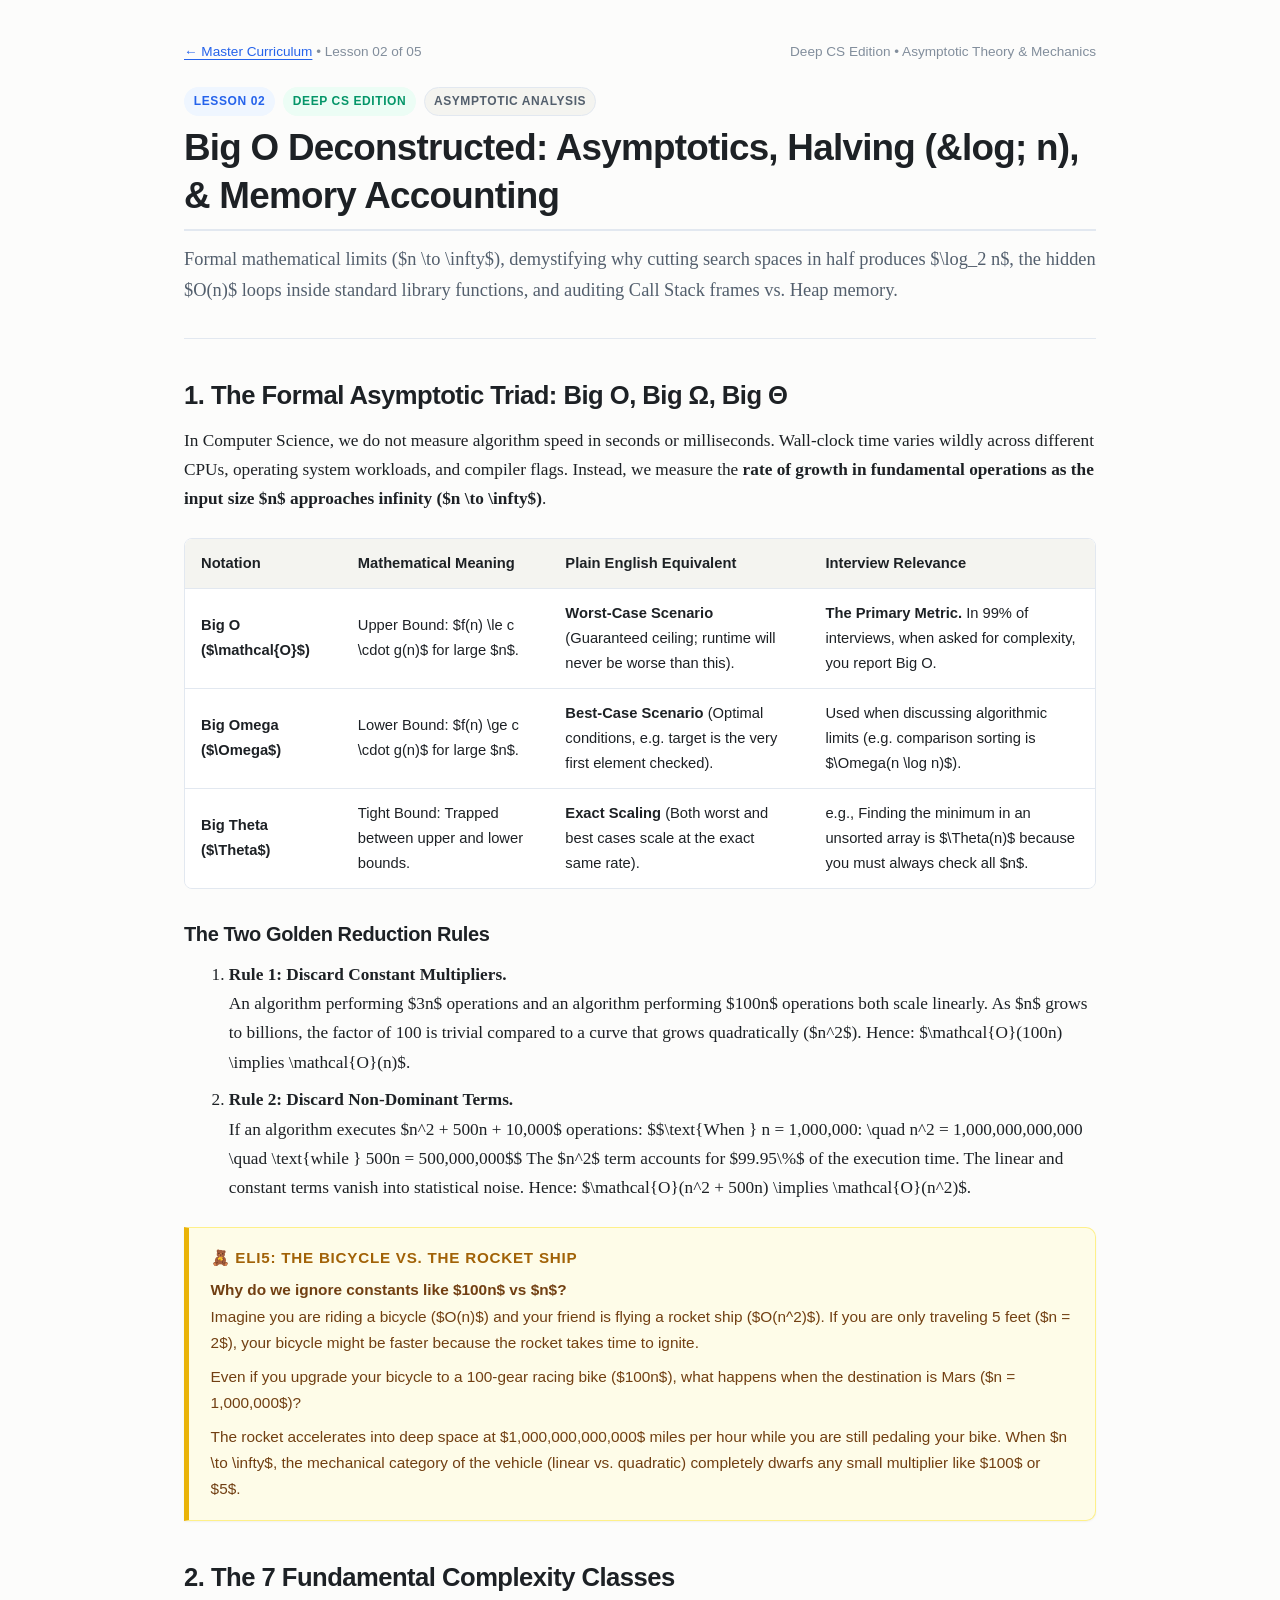
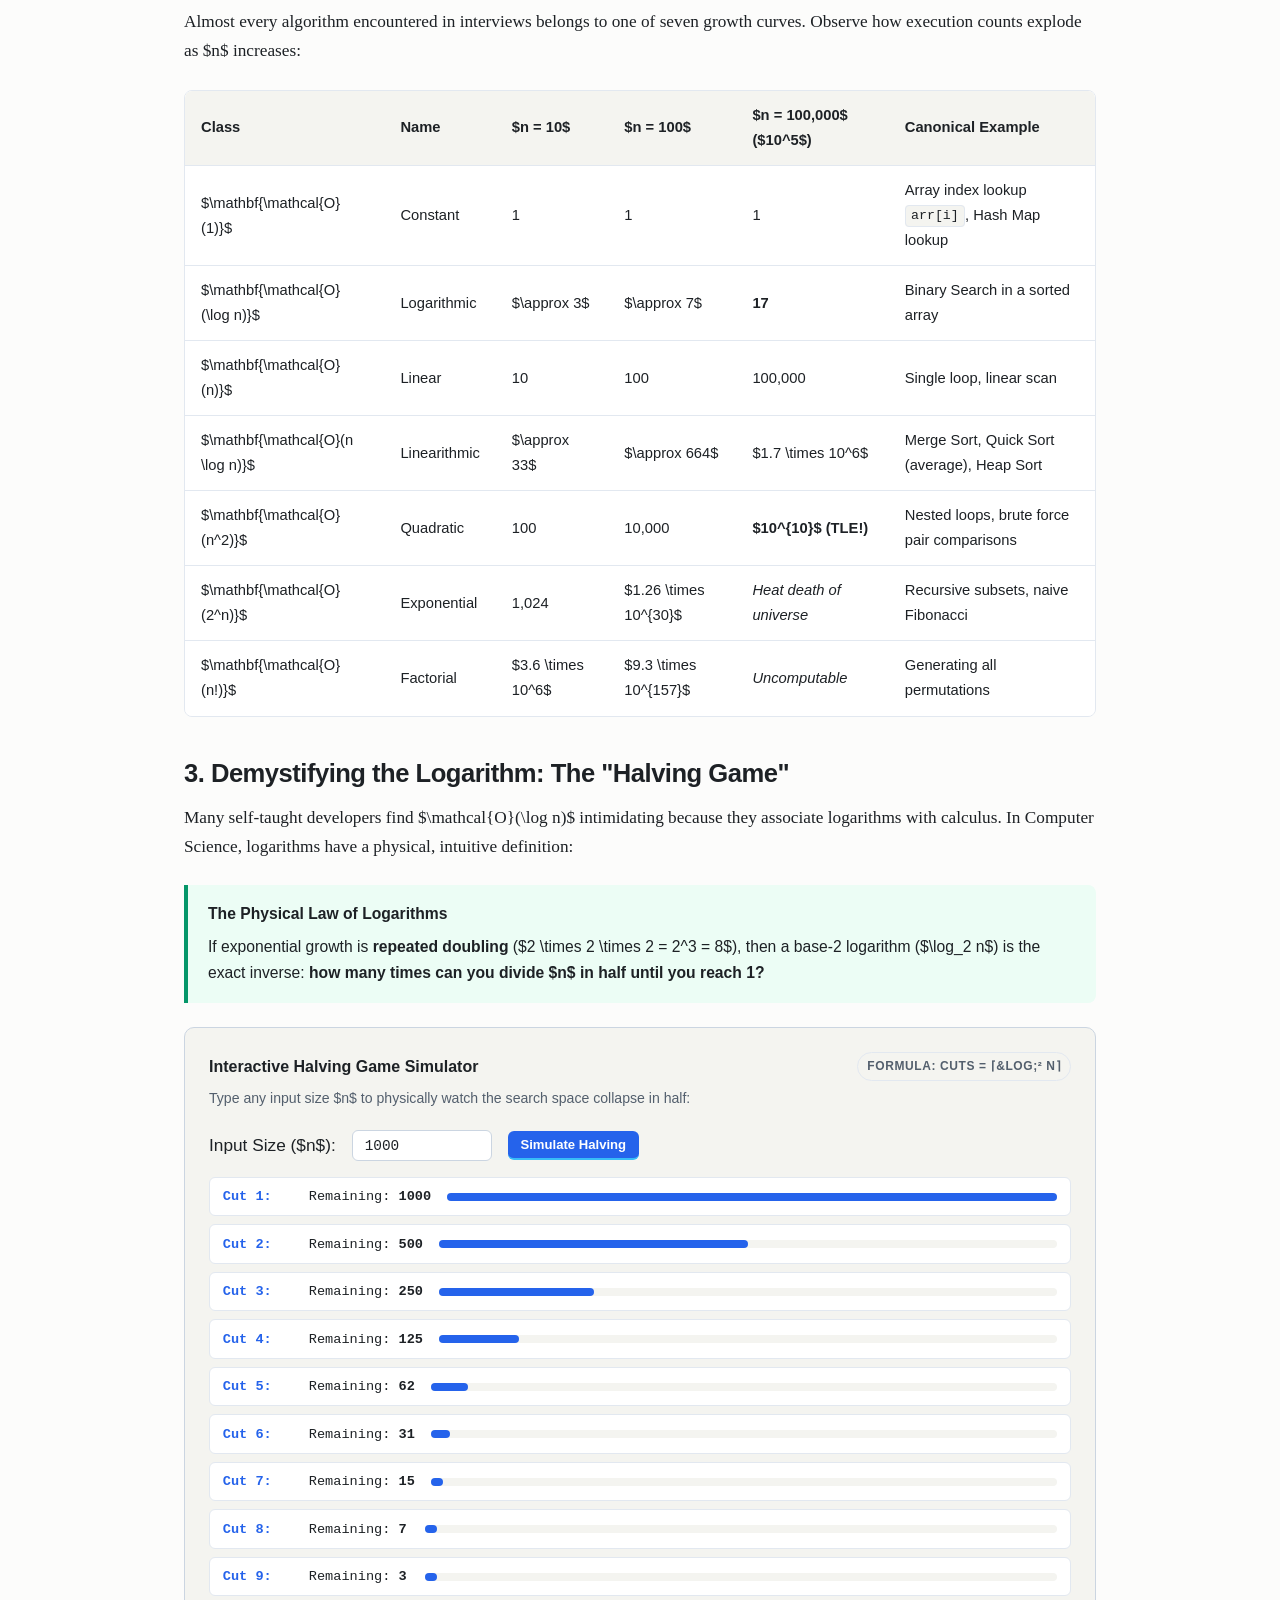
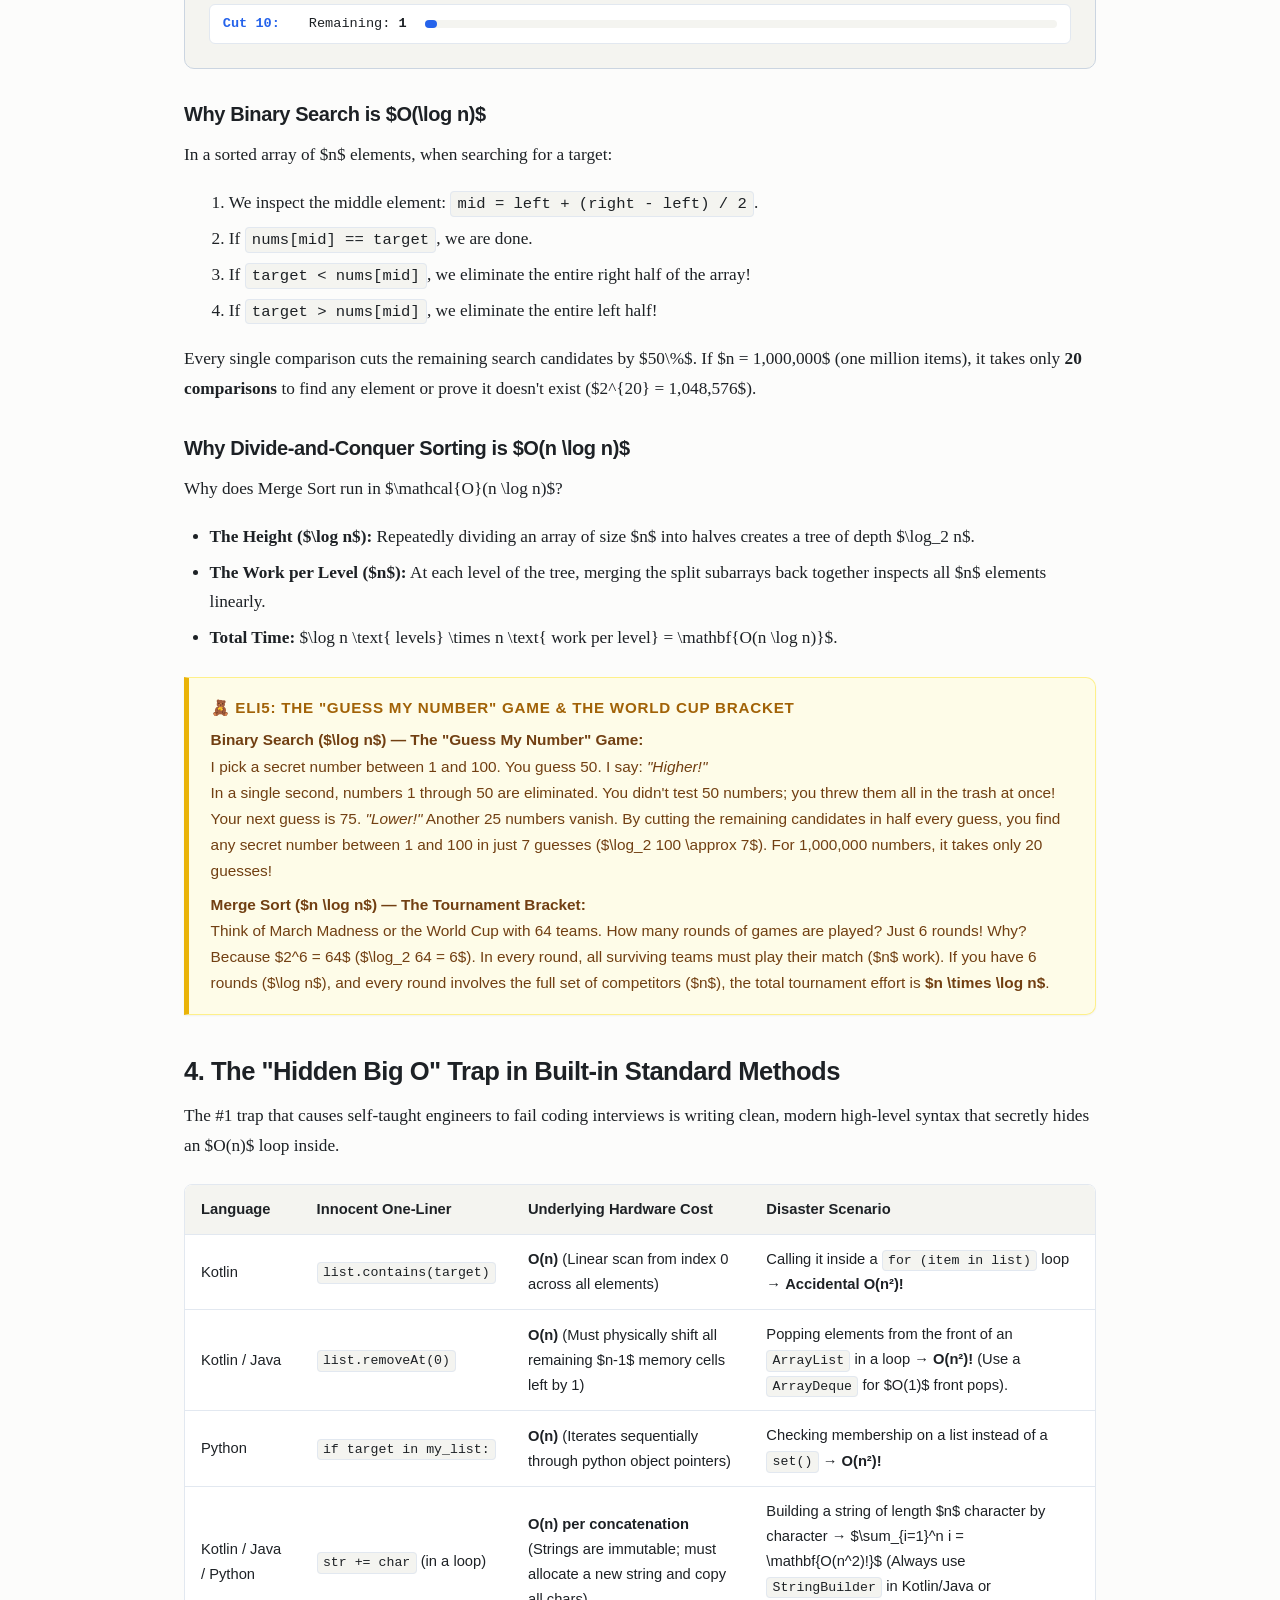
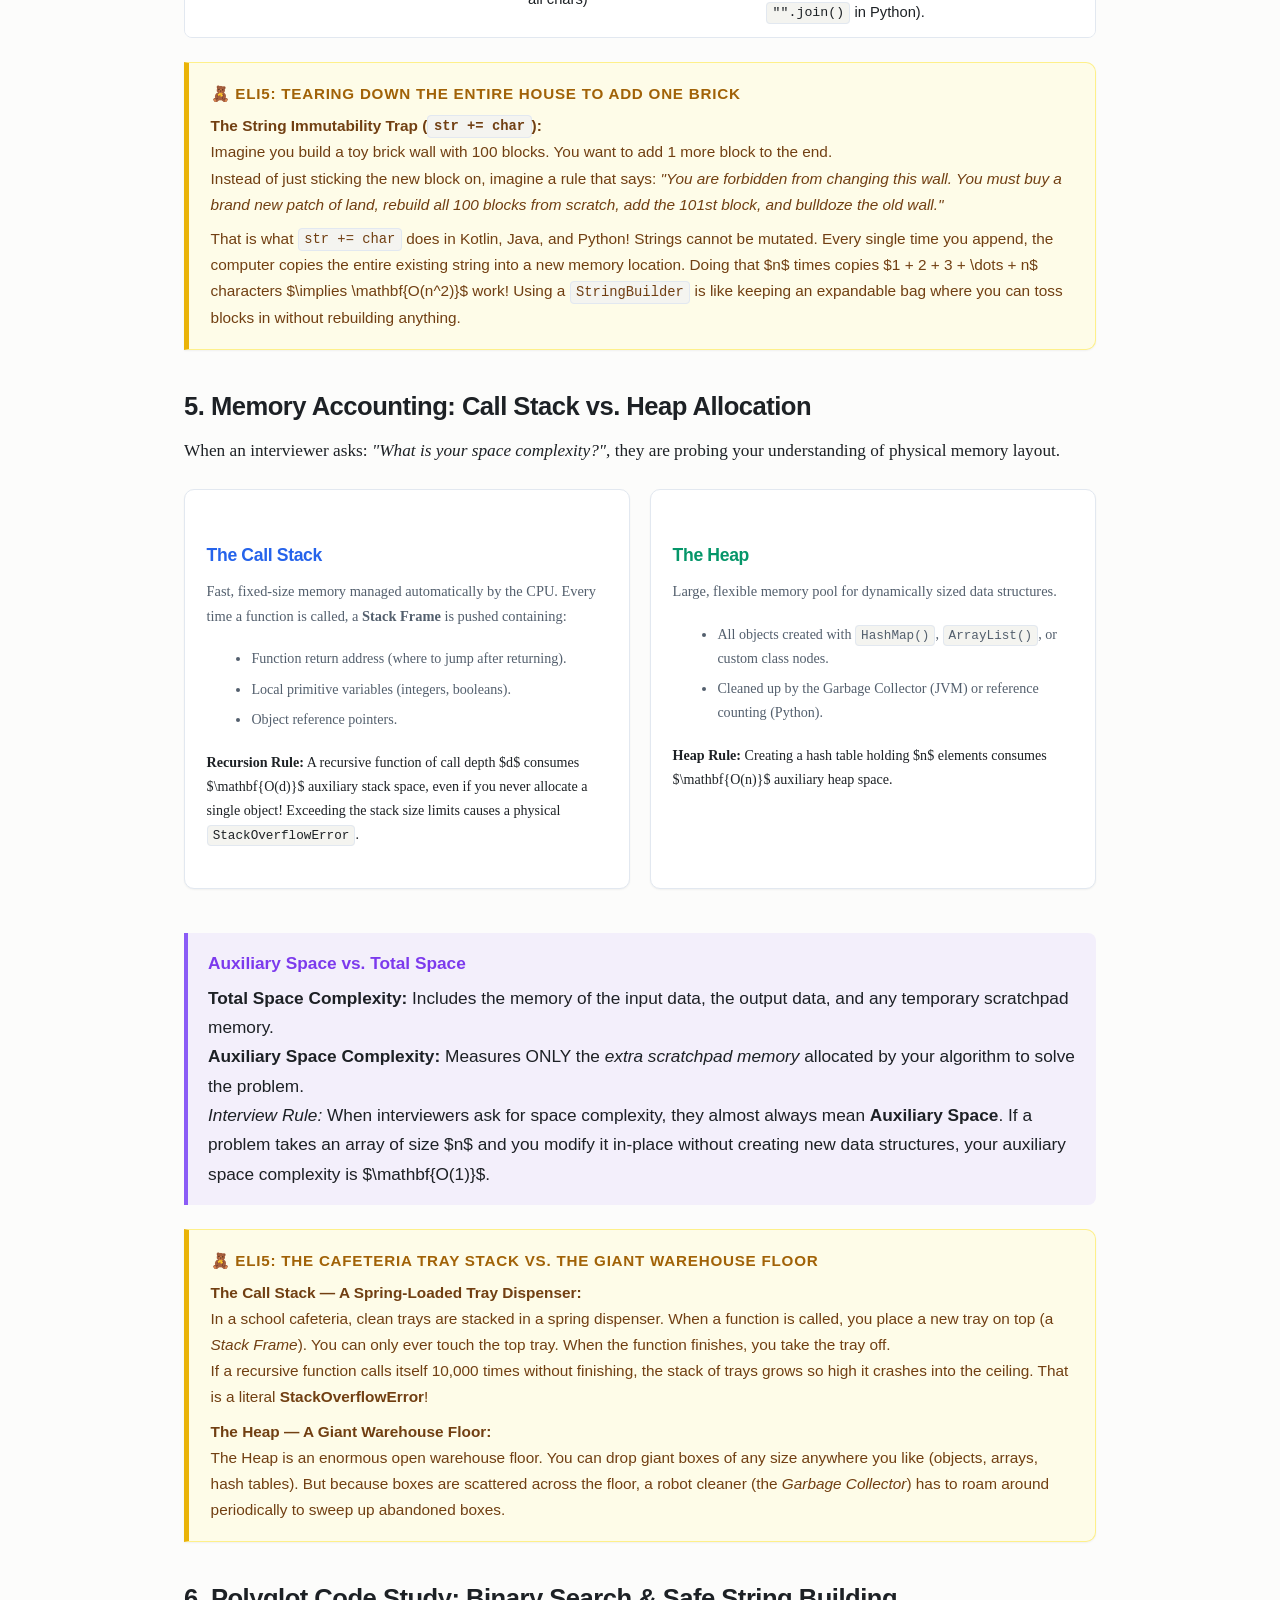
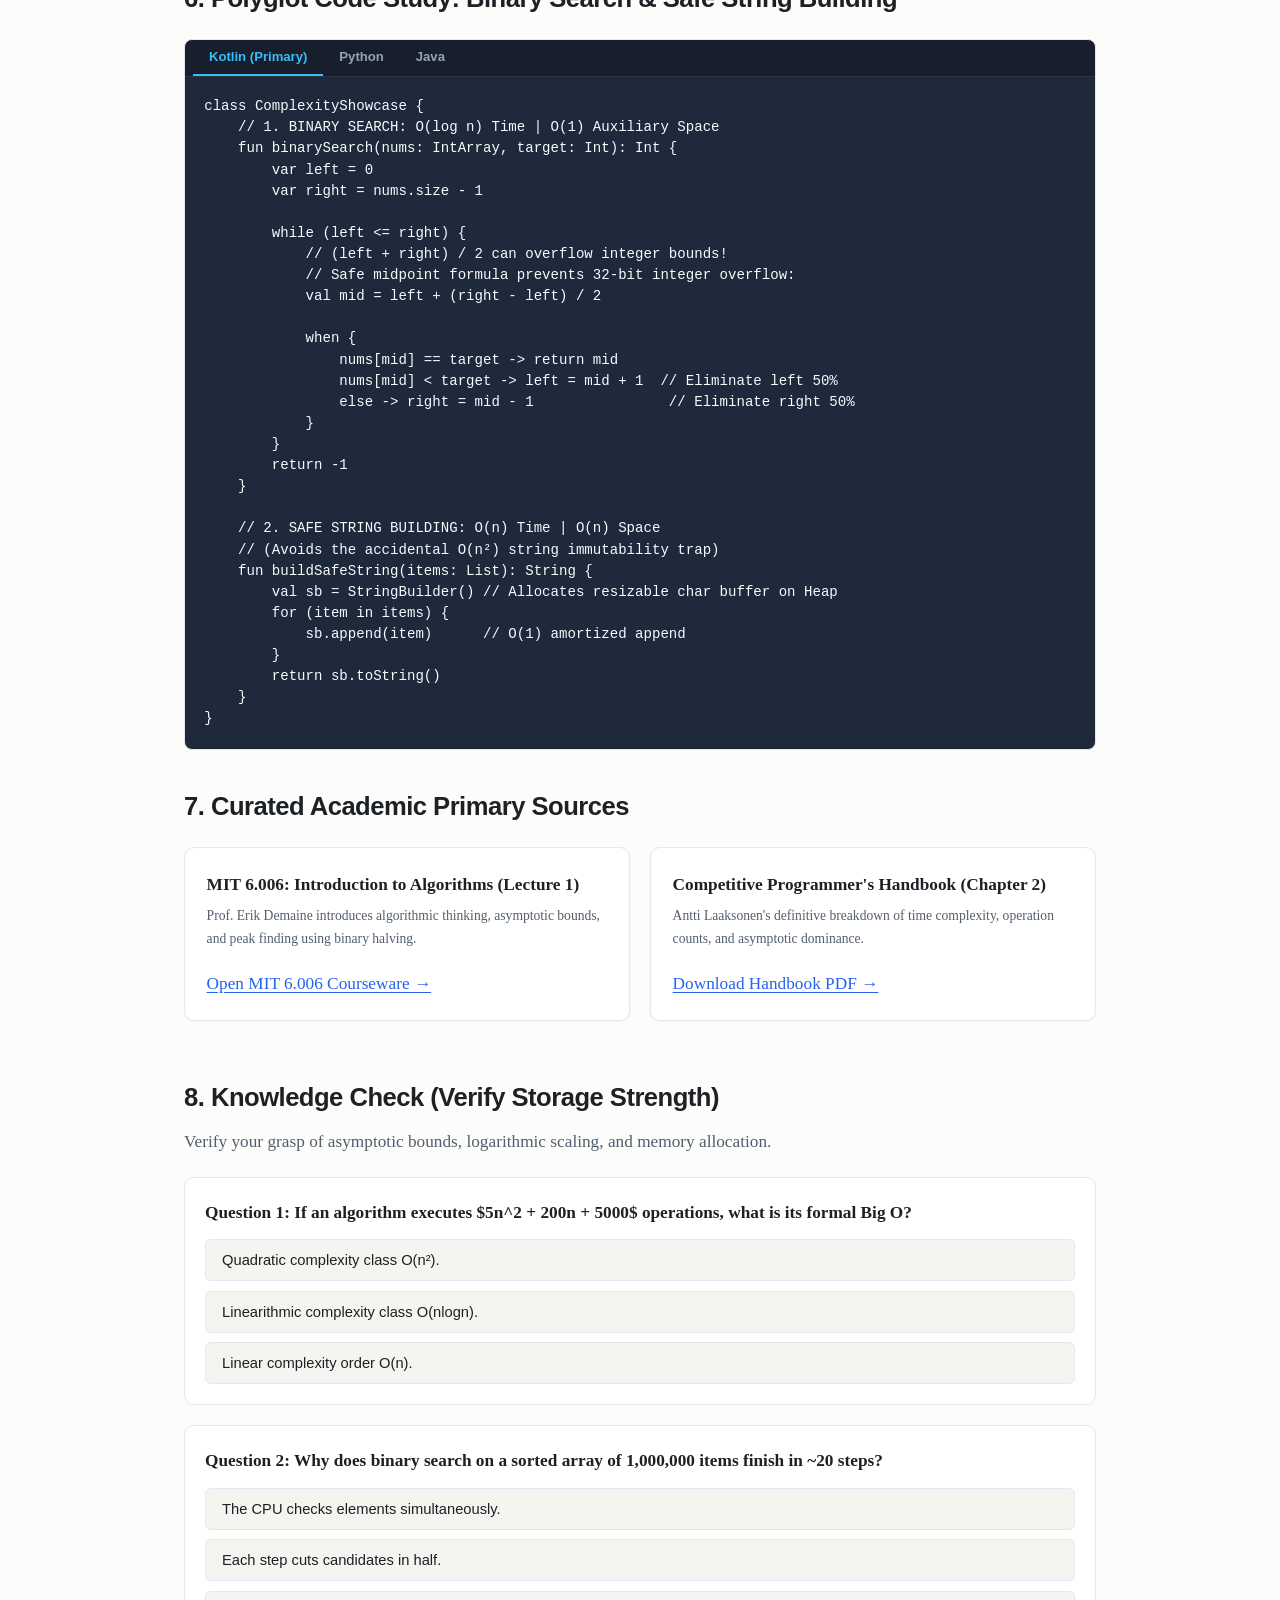
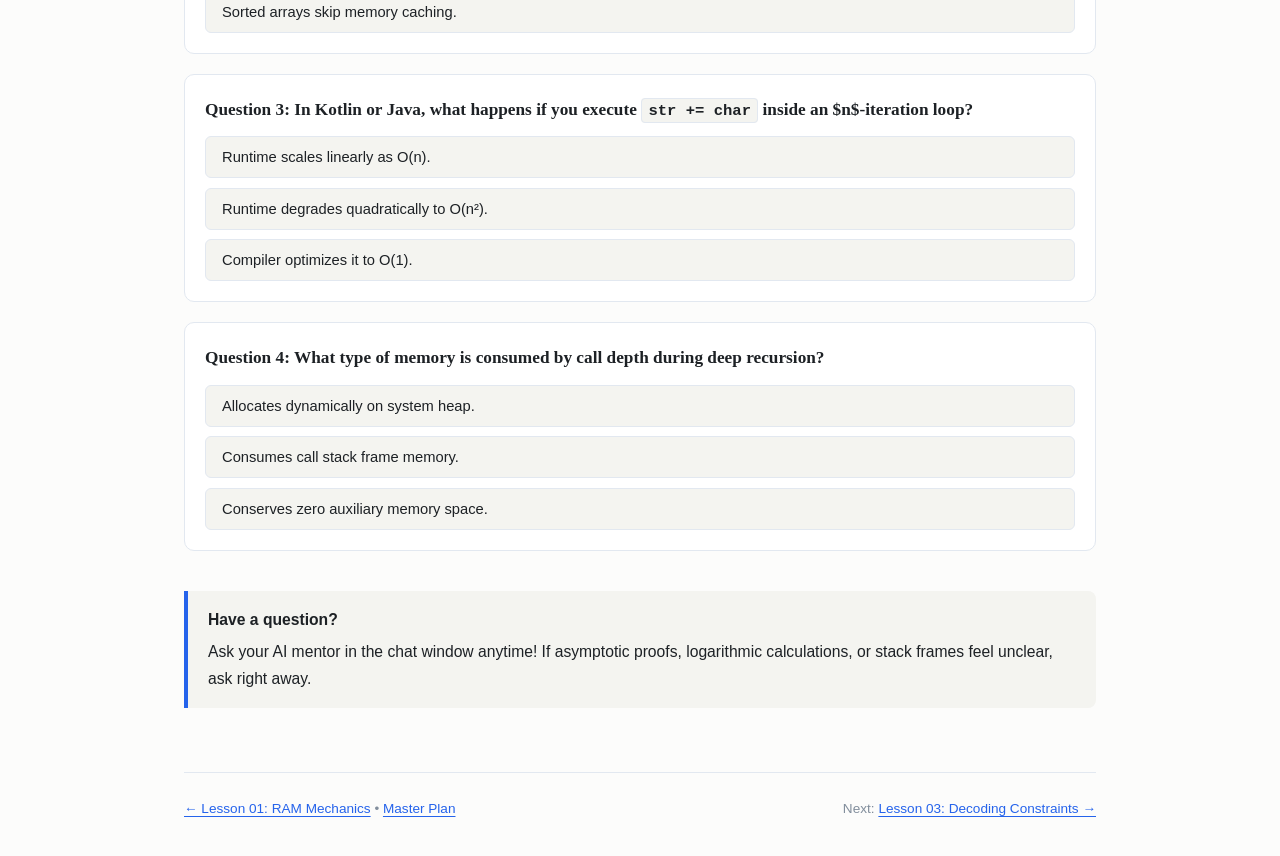
<file: lessons/0002-big-o-and-logarithms.html>
<!DOCTYPE html>
<html lang="en">
<head>
  <meta charset="UTF-8">
  <meta name="viewport" content="width=device-width, initial-scale=1.0">
  <title>Lesson 02: Big O Deconstructed — Asymptotics, The "Halving Game" (log n), & Memory Accounting</title>
  <link rel="stylesheet" href="../assets/style.css">
  <style>
    .meta-bar {
      display: flex;
      justify-content: space-between;
      align-items: center;
      margin-bottom: 1.5rem;
      font-family: var(--font-sans);
      font-size: 0.85rem;
      color: var(--text-muted);
    }
    .deep-callout {
      border-left: 4px solid #8b5cf6;
      background: rgba(139, 92, 246, 0.08);
      padding: 1rem 1.25rem;
      border-radius: 0 8px 8px 0;
      margin: 1.5rem 0;
      font-family: var(--font-sans);
    }
    .deep-callout-title {
      font-weight: 700;
      color: #7c3aed;
      margin-bottom: 0.35rem;
      display: flex;
      align-items: center;
      gap: 0.4rem;
    }
    .halving-simulator {
      background: var(--bg-secondary);
      border: 1px solid var(--border-strong);
      border-radius: 10px;
      padding: 1.5rem;
      margin: 1.5rem 0;
      font-family: var(--font-sans);
    }
    .sim-controls {
      display: flex;
      gap: 1rem;
      align-items: center;
      margin-top: 1rem;
      flex-wrap: wrap;
    }
    .sim-input {
      padding: 0.4rem 0.75rem;
      font-family: var(--font-mono);
      font-size: 0.9rem;
      border: 1px solid var(--border-strong);
      border-radius: 6px;
      background: var(--bg-card);
      color: var(--text-primary);
      width: 140px;
    }
    .halving-trace {
      display: flex;
      flex-direction: column;
      gap: 0.5rem;
      margin-top: 1rem;
    }
    .trace-row {
      display: flex;
      align-items: center;
      gap: 1rem;
      background: var(--bg-card);
      border: 1px solid var(--border);
      padding: 0.45rem 0.8rem;
      border-radius: 6px;
      font-family: var(--font-mono);
      font-size: 0.85rem;
    }
    .trace-step {
      font-weight: 700;
      color: var(--accent);
      min-width: 70px;
    }
    .trace-bar {
      height: 8px;
      background: var(--accent);
      border-radius: 4px;
      transition: width 0.3s ease;
    }
    .quiz-card {
      background: var(--bg-card);
      border: 1px solid var(--border);
      border-radius: 10px;
      padding: 1.25rem;
      margin: 1.25rem 0;
    }
    .quiz-options {
      display: flex;
      flex-direction: column;
      gap: 0.6rem;
      margin-top: 0.75rem;
    }
    .quiz-btn {
      text-align: left;
      padding: 0.75rem 1rem;
      border-radius: 6px;
      border: 1px solid var(--border);
      background: var(--bg-secondary);
      font-family: var(--font-sans);
      font-size: 0.92rem;
      color: var(--text-primary);
      cursor: pointer;
      transition: all 0.15s ease;
    }
    .quiz-btn:hover {
      border-color: var(--accent);
    }
    .quiz-btn.correct {
      background: var(--success-bg);
      border-color: var(--success);
      color: var(--success);
      font-weight: 600;
    }
    .quiz-btn.incorrect {
      background: rgba(239, 68, 68, 0.1);
      border-color: #ef4444;
      color: #ef4444;
    }
    .quiz-feedback {
      margin-top: 0.75rem;
      font-family: var(--font-sans);
      font-size: 0.88rem;
      display: none;
    }
  </style>
</head>
<body>

  <div class="meta-bar">
    <div><a href="../master-plan.html">&larr; Master Curriculum</a> &bull; Lesson 02 of 05</div>
    <div>Deep CS Edition &bull; Asymptotic Theory & Mechanics</div>
  </div>

  <header>
    <div style="display: flex; gap: 0.5rem; align-items: center; margin-bottom: 0.5rem;">
      <span class="badge primary">Lesson 02</span>
      <span class="badge success">Deep CS Edition</span>
      <span class="badge">Asymptotic Analysis</span>
    </div>
    <h1>Big O Deconstructed: Asymptotics, Halving (&log; n), & Memory Accounting</h1>
    <p style="font-size: 1.15rem; color: var(--text-secondary); margin-top: 0.5rem;">
      Formal mathematical limits ($n \to \infty$), demystifying why cutting search spaces in half produces $\log_2 n$, the hidden $O(n)$ loops inside standard library functions, and auditing Call Stack frames vs. Heap memory.
    </p>
  </header>

  <hr style="border: none; border-top: 1px solid var(--border); margin: 2rem 0;">

  <!-- Section 1: The Asymptotic Triad (O, Omega, Theta) -->
  <section>
    <h2>1. The Formal Asymptotic Triad: Big O, Big &Omega;, Big &Theta;</h2>
    <p>
      In Computer Science, we do not measure algorithm speed in seconds or milliseconds. Wall-clock time varies wildly across different CPUs, operating system workloads, and compiler flags. Instead, we measure the <strong>rate of growth in fundamental operations as the input size $n$ approaches infinity ($n \to \infty$)</strong>.
    </p>

    <div class="table-container">
      <table>
        <thead>
          <tr>
            <th>Notation</th>
            <th>Mathematical Meaning</th>
            <th>Plain English Equivalent</th>
            <th>Interview Relevance</th>
          </tr>
        </thead>
        <tbody>
          <tr>
            <td><strong>Big O ($\mathcal{O}$)</strong></td>
            <td>Upper Bound: $f(n) \le c \cdot g(n)$ for large $n$.</td>
            <td><strong>Worst-Case Scenario</strong> (Guaranteed ceiling; runtime will never be worse than this).</td>
            <td><strong>The Primary Metric.</strong> In 99% of interviews, when asked for complexity, you report Big O.</td>
          </tr>
          <tr>
            <td><strong>Big Omega ($\Omega$)</strong></td>
            <td>Lower Bound: $f(n) \ge c \cdot g(n)$ for large $n$.</td>
            <td><strong>Best-Case Scenario</strong> (Optimal conditions, e.g. target is the very first element checked).</td>
            <td>Used when discussing algorithmic limits (e.g. comparison sorting is $\Omega(n \log n)$).</td>
          </tr>
          <tr>
            <td><strong>Big Theta ($\Theta$)</strong></td>
            <td>Tight Bound: Trapped between upper and lower bounds.</td>
            <td><strong>Exact Scaling</strong> (Both worst and best cases scale at the exact same rate).</td>
            <td>e.g., Finding the minimum in an unsorted array is $\Theta(n)$ because you must always check all $n$.</td>
          </tr>
        </tbody>
      </table>
    </div>

    <h3>The Two Golden Reduction Rules</h3>
    <ol style="margin-left: 1.2rem;">
      <li>
        <strong>Rule 1: Discard Constant Multipliers.</strong><br>
        An algorithm performing $3n$ operations and an algorithm performing $100n$ operations both scale linearly. As $n$ grows to billions, the factor of 100 is trivial compared to a curve that grows quadratically ($n^2$). Hence: $\mathcal{O}(100n) \implies \mathcal{O}(n)$.
      </li>
      <li style="margin-top: 0.5rem;">
        <strong>Rule 2: Discard Non-Dominant Terms.</strong><br>
        If an algorithm executes $n^2 + 500n + 10,000$ operations:
        $$\text{When } n = 1,000,000: \quad n^2 = 1,000,000,000,000 \quad \text{while } 500n = 500,000,000$$
        The $n^2$ term accounts for $99.95\%$ of the execution time. The linear and constant terms vanish into statistical noise. Hence: $\mathcal{O}(n^2 + 500n) \implies \mathcal{O}(n^2)$.
      </li>
    </ol>

    <!-- ELI5: Bicycle vs Rocket -->
    <div class="eli5-box">
      <div class="eli5-title">🧸 ELI5: The Bicycle vs. The Rocket Ship</div>
      <p style="margin-bottom: 0.5rem;">
        <strong>Why do we ignore constants like $100n$ vs $n$?</strong><br>
        Imagine you are riding a bicycle ($O(n)$) and your friend is flying a rocket ship ($O(n^2)$). If you are only traveling 5 feet ($n = 2$), your bicycle might be faster because the rocket takes time to ignite.
      </p>
      <p style="margin-bottom: 0.5rem;">
        Even if you upgrade your bicycle to a 100-gear racing bike ($100n$), what happens when the destination is Mars ($n = 1,000,000$)?
      </p>
      <p style="margin-bottom: 0;">
        The rocket accelerates into deep space at $1,000,000,000,000$ miles per hour while you are still pedaling your bike. When $n \to \infty$, the mechanical category of the vehicle (linear vs. quadratic) completely dwarfs any small multiplier like $100$ or $5$.
      </p>
    </div>
  </section>

  <!-- Section 2: The 7 Universal Complexity Classes -->
  <section style="margin-top: 2.5rem;">
    <h2>2. The 7 Fundamental Complexity Classes</h2>
    <p>
      Almost every algorithm encountered in interviews belongs to one of seven growth curves. Observe how execution counts explode as $n$ increases:
    </p>

    <div class="table-container">
      <table>
        <thead>
          <tr>
            <th>Class</th>
            <th>Name</th>
            <th>$n = 10$</th>
            <th>$n = 100$</th>
            <th>$n = 100,000$ ($10^5$)</th>
            <th>Canonical Example</th>
          </tr>
        </thead>
        <tbody>
          <tr>
            <td>$\mathbf{\mathcal{O}(1)}$</td>
            <td>Constant</td>
            <td>1</td>
            <td>1</td>
            <td>1</td>
            <td>Array index lookup <code>arr[i]</code>, Hash Map lookup</td>
          </tr>
          <tr>
            <td>$\mathbf{\mathcal{O}(\log n)}$</td>
            <td>Logarithmic</td>
            <td>$\approx 3$</td>
            <td>$\approx 7$</td>
            <td><strong>17</strong></td>
            <td>Binary Search in a sorted array</td>
          </tr>
          <tr>
            <td>$\mathbf{\mathcal{O}(n)}$</td>
            <td>Linear</td>
            <td>10</td>
            <td>100</td>
            <td>100,000</td>
            <td>Single loop, linear scan</td>
          </tr>
          <tr>
            <td>$\mathbf{\mathcal{O}(n \log n)}$</td>
            <td>Linearithmic</td>
            <td>$\approx 33$</td>
            <td>$\approx 664$</td>
            <td>$1.7 \times 10^6$</td>
            <td>Merge Sort, Quick Sort (average), Heap Sort</td>
          </tr>
          <tr>
            <td>$\mathbf{\mathcal{O}(n^2)}$</td>
            <td>Quadratic</td>
            <td>100</td>
            <td>10,000</td>
            <td><strong>$10^{10}$ (TLE!)</strong></td>
            <td>Nested loops, brute force pair comparisons</td>
          </tr>
          <tr>
            <td>$\mathbf{\mathcal{O}(2^n)}$</td>
            <td>Exponential</td>
            <td>1,024</td>
            <td>$1.26 \times 10^{30}$</td>
            <td><em>Heat death of universe</em></td>
            <td>Recursive subsets, naive Fibonacci</td>
          </tr>
          <tr>
            <td>$\mathbf{\mathcal{O}(n!)}$</td>
            <td>Factorial</td>
            <td>$3.6 \times 10^6$</td>
            <td>$9.3 \times 10^{157}$</td>
            <td><em>Uncomputable</em></td>
            <td>Generating all permutations</td>
          </tr>
        </tbody>
      </table>
    </div>
  </section>

  <!-- Section 3: The Halving Game (log n) -->
  <section style="margin-top: 2.5rem;">
    <h2>3. Demystifying the Logarithm: The "Halving Game"</h2>
    <p>
      Many self-taught developers find $\mathcal{O}(\log n)$ intimidating because they associate logarithms with calculus. In Computer Science, logarithms have a physical, intuitive definition:
    </p>

    <div class="callout success">
      <div class="callout-title">The Physical Law of Logarithms</div>
      If exponential growth is <strong>repeated doubling</strong> ($2 \times 2 \times 2 = 2^3 = 8$), then a base-2 logarithm ($\log_2 n$) is the exact inverse: <strong>how many times can you divide $n$ in half until you reach 1?</strong>
    </div>

    <!-- Interactive Halving Simulator -->
    <div class="halving-simulator">
      <div style="display: flex; justify-content: space-between; align-items: center;">
        <strong style="font-size: 1rem;">Interactive Halving Game Simulator</strong>
        <span class="badge">Formula: Cuts = &lceil;&log;&sup2; n&rceil;</span>
      </div>
      <p style="font-size: 0.88rem; color: var(--text-secondary); margin-top: 0.4rem;">
        Type any input size $n$ to physically watch the search space collapse in half:
      </p>

      <div class="sim-controls">
        <span>Input Size ($n$):</span>
        <input type="number" id="halve-input" class="sim-input" value="1000" min="2" max="10000000" onchange="runHalving()">
        <button class="tab-btn active" style="padding: 0.4rem 0.8rem; border-radius: 6px; background: var(--accent); color: white;" onclick="runHalving()">Simulate Halving</button>
      </div>

      <div class="halving-trace" id="halving-trace"></div>
    </div>

    <h3>Why Binary Search is $O(\log n)$</h3>
    <p>
      In a sorted array of $n$ elements, when searching for a target:
    </p>
    <ol style="margin-left: 1.2rem;">
      <li>We inspect the middle element: <code>mid = left + (right - left) / 2</code>.</li>
      <li>If <code>nums[mid] == target</code>, we are done.</li>
      <li>If <code>target < nums[mid]</code>, we eliminate the entire right half of the array!</li>
      <li>If <code>target > nums[mid]</code>, we eliminate the entire left half!</li>
    </ol>
    <p>
      Every single comparison cuts the remaining search candidates by $50\%$. If $n = 1,000,000$ (one million items), it takes only <strong>20 comparisons</strong> to find any element or prove it doesn't exist ($2^{20} = 1,048,576$).
    </p>

    <h3>Why Divide-and-Conquer Sorting is $O(n \log n)$</h3>
    <p>
      Why does Merge Sort run in $\mathcal{O}(n \log n)$?
    </p>
    <ul>
      <li><strong>The Height ($\log n$):</strong> Repeatedly dividing an array of size $n$ into halves creates a tree of depth $\log_2 n$.</li>
      <li><strong>The Work per Level ($n$):</strong> At each level of the tree, merging the split subarrays back together inspects all $n$ elements linearly.</li>
      <li><strong>Total Time:</strong> $\log n \text{ levels} \times n \text{ work per level} = \mathbf{O(n \log n)}$.</li>
    </ul>

    <!-- ELI5: Halving Game & Tournament -->
    <div class="eli5-box">
      <div class="eli5-title">🧸 ELI5: The "Guess My Number" Game & The World Cup Bracket</div>
      <p style="margin-bottom: 0.5rem;">
        <strong>Binary Search ($\log n$) — The "Guess My Number" Game:</strong><br>
        I pick a secret number between 1 and 100. You guess 50. I say: <em>"Higher!"</em><br>
        In a single second, numbers 1 through 50 are eliminated. You didn't test 50 numbers; you threw them all in the trash at once! Your next guess is 75. <em>"Lower!"</em> Another 25 numbers vanish. By cutting the remaining candidates in half every guess, you find any secret number between 1 and 100 in just 7 guesses ($\log_2 100 \approx 7$). For 1,000,000 numbers, it takes only 20 guesses!
      </p>
      <p style="margin-bottom: 0;">
        <strong>Merge Sort ($n \log n$) — The Tournament Bracket:</strong><br>
        Think of March Madness or the World Cup with 64 teams. How many rounds of games are played? Just 6 rounds! Why? Because $2^6 = 64$ ($\log_2 64 = 6$). In every round, all surviving teams must play their match ($n$ work). If you have 6 rounds ($\log n$), and every round involves the full set of competitors ($n$), the total tournament effort is <strong>$n \times \log n$</strong>.
      </p>
    </div>
  </section>

  <!-- Section 4: The Hidden Big O in Standard Libraries -->
  <section style="margin-top: 2.5rem;">
    <h2>4. The "Hidden Big O" Trap in Built-in Standard Methods</h2>
    <p>
      The #1 trap that causes self-taught engineers to fail coding interviews is writing clean, modern high-level syntax that secretly hides an $O(n)$ loop inside.
    </p>

    <div class="table-container">
      <table>
        <thead>
          <tr>
            <th>Language</th>
            <th>Innocent One-Liner</th>
            <th>Underlying Hardware Cost</th>
            <th>Disaster Scenario</th>
          </tr>
        </thead>
        <tbody>
          <tr>
            <td>Kotlin</td>
            <td><code>list.contains(target)</code></td>
            <td><strong>O(n)</strong> (Linear scan from index 0 across all elements)</td>
            <td>Calling it inside a <code>for (item in list)</code> loop &rarr; <strong>Accidental O(n&sup2;)!</strong></td>
          </tr>
          <tr>
            <td>Kotlin / Java</td>
            <td><code>list.removeAt(0)</code></td>
            <td><strong>O(n)</strong> (Must physically shift all remaining $n-1$ memory cells left by 1)</td>
            <td>Popping elements from the front of an <code>ArrayList</code> in a loop &rarr; <strong>O(n&sup2;)!</strong> (Use a <code>ArrayDeque</code> for $O(1)$ front pops).</td>
          </tr>
          <tr>
            <td>Python</td>
            <td><code>if target in my_list:</code></td>
            <td><strong>O(n)</strong> (Iterates sequentially through python object pointers)</td>
            <td>Checking membership on a list instead of a <code>set()</code> &rarr; <strong>O(n&sup2;)!</strong></td>
          </tr>
          <tr>
            <td>Kotlin / Java / Python</td>
            <td><code>str += char</code> (in a loop)</td>
            <td><strong>O(n) per concatenation</strong> (Strings are immutable; must allocate a new string and copy all chars)</td>
            <td>Building a string of length $n$ character by character &rarr; $\sum_{i=1}^n i = \mathbf{O(n^2)!}$ (Always use <code>StringBuilder</code> in Kotlin/Java or <code>"".join()</code> in Python).</td>
          </tr>
        </tbody>
      </table>
    </div>

    <!-- ELI5: Hidden Loop & String Building -->
    <div class="eli5-box">
      <div class="eli5-title">🧸 ELI5: Tearing Down the Entire House to Add One Brick</div>
      <p style="margin-bottom: 0.5rem;">
        <strong>The String Immutability Trap (<code>str += char</code>):</strong><br>
        Imagine you build a toy brick wall with 100 blocks. You want to add 1 more block to the end.<br>
        Instead of just sticking the new block on, imagine a rule that says: <em>"You are forbidden from changing this wall. You must buy a brand new patch of land, rebuild all 100 blocks from scratch, add the 101st block, and bulldoze the old wall."</em>
      </p>
      <p style="margin-bottom: 0;">
        That is what <code>str += char</code> does in Kotlin, Java, and Python! Strings cannot be mutated. Every single time you append, the computer copies the entire existing string into a new memory location. Doing that $n$ times copies $1 + 2 + 3 + \dots + n$ characters $\implies \mathbf{O(n^2)}$ work! Using a <code>StringBuilder</code> is like keeping an expandable bag where you can toss blocks in without rebuilding anything.
      </p>
    </div>
  </section>

  <!-- Section 5: Memory Accounting -->
  <section style="margin-top: 2.5rem;">
    <h2>5. Memory Accounting: Call Stack vs. Heap Allocation</h2>
    <p>
      When an interviewer asks: <em>"What is your space complexity?"</em>, they are probing your understanding of physical memory layout.
    </p>

    <div class="grid-2">
      <div class="card">
        <h3 style="font-size: 1.1rem; color: var(--accent);">The Call Stack</h3>
        <p style="font-size: 0.9rem; color: var(--text-secondary);">
          Fast, fixed-size memory managed automatically by the CPU. Every time a function is called, a <strong>Stack Frame</strong> is pushed containing:
        </p>
        <ul style="font-size: 0.88rem; color: var(--text-secondary); margin-left: 1.2rem;">
          <li>Function return address (where to jump after returning).</li>
          <li>Local primitive variables (integers, booleans).</li>
          <li>Object reference pointers.</li>
        </ul>
        <p style="font-size: 0.88rem; margin-top: 0.5rem;">
          <strong>Recursion Rule:</strong> A recursive function of call depth $d$ consumes $\mathbf{O(d)}$ auxiliary stack space, even if you never allocate a single object! Exceeding the stack size limits causes a physical <code>StackOverflowError</code>.
        </p>
      </div>

      <div class="card">
        <h3 style="font-size: 1.1rem; color: var(--success);">The Heap</h3>
        <p style="font-size: 0.9rem; color: var(--text-secondary);">
          Large, flexible memory pool for dynamically sized data structures.
        </p>
        <ul style="font-size: 0.88rem; color: var(--text-secondary); margin-left: 1.2rem;">
          <li>All objects created with <code>HashMap()</code>, <code>ArrayList()</code>, or custom class nodes.</li>
          <li>Cleaned up by the Garbage Collector (JVM) or reference counting (Python).</li>
        </ul>
        <p style="font-size: 0.88rem; margin-top: 0.5rem;">
          <strong>Heap Rule:</strong> Creating a hash table holding $n$ elements consumes $\mathbf{O(n)}$ auxiliary heap space.
        </p>
      </div>
    </div>

    <div class="deep-callout">
      <div class="deep-callout-title">Auxiliary Space vs. Total Space</div>
      <strong>Total Space Complexity:</strong> Includes the memory of the input data, the output data, and any temporary scratchpad memory.<br>
      <strong>Auxiliary Space Complexity:</strong> Measures ONLY the <em>extra scratchpad memory</em> allocated by your algorithm to solve the problem.<br>
      <em>Interview Rule:</em> When interviewers ask for space complexity, they almost always mean <strong>Auxiliary Space</strong>. If a problem takes an array of size $n$ and you modify it in-place without creating new data structures, your auxiliary space complexity is $\mathbf{O(1)}$.
    </div>

    <!-- ELI5: Stack vs Heap -->
    <div class="eli5-box">
      <div class="eli5-title">🧸 ELI5: The Cafeteria Tray Stack vs. The Giant Warehouse Floor</div>
      <p style="margin-bottom: 0.5rem;">
        <strong>The Call Stack — A Spring-Loaded Tray Dispenser:</strong><br>
        In a school cafeteria, clean trays are stacked in a spring dispenser. When a function is called, you place a new tray on top (a <em>Stack Frame</em>). You can only ever touch the top tray. When the function finishes, you take the tray off.<br>
        If a recursive function calls itself 10,000 times without finishing, the stack of trays grows so high it crashes into the ceiling. That is a literal <strong>StackOverflowError</strong>!
      </p>
      <p style="margin-bottom: 0;">
        <strong>The Heap — A Giant Warehouse Floor:</strong><br>
        The Heap is an enormous open warehouse floor. You can drop giant boxes of any size anywhere you like (objects, arrays, hash tables). But because boxes are scattered across the floor, a robot cleaner (the <em>Garbage Collector</em>) has to roam around periodically to sweep up abandoned boxes.
      </p>
    </div>
  </section>

  <!-- Section 6: Polyglot Code -->
  <section style="margin-top: 2.5rem;">
    <h2>6. Polyglot Code Study: Binary Search & Safe String Building</h2>

    <div class="code-tabs">
      <div class="tab-nav">
        <button class="tab-btn active" onclick="switchTab(event, 'code-kotlin')">Kotlin (Primary)</button>
        <button class="tab-btn" onclick="switchTab(event, 'code-python')">Python</button>
        <button class="tab-btn" onclick="switchTab(event, 'code-java')">Java</button>
      </div>

      <div id="code-kotlin" class="tab-pane active">
<pre><code>class ComplexityShowcase {
    // 1. BINARY SEARCH: O(log n) Time | O(1) Auxiliary Space
    fun binarySearch(nums: IntArray, target: Int): Int {
        var left = 0
        var right = nums.size - 1

        while (left <= right) {
            // (left + right) / 2 can overflow integer bounds!
            // Safe midpoint formula prevents 32-bit integer overflow:
            val mid = left + (right - left) / 2

            when {
                nums[mid] == target -> return mid
                nums[mid] < target -> left = mid + 1  // Eliminate left 50%
                else -> right = mid - 1                // Eliminate right 50%
            }
        }
        return -1
    }

    // 2. SAFE STRING BUILDING: O(n) Time | O(n) Space
    // (Avoids the accidental O(n²) string immutability trap)
    fun buildSafeString(items: List<String>): String {
        val sb = StringBuilder() // Allocates resizable char buffer on Heap
        for (item in items) {
            sb.append(item)      // O(1) amortized append
        }
        return sb.toString()
    }
}</code></pre>
      </div>

      <div id="code-python" class="tab-pane">
<pre><code>class ComplexityShowcase:
    # 1. BINARY SEARCH: O(log n) Time | O(1) Auxiliary Space
    def binarySearch(self, nums: list[int], target: int) -> int:
        left, right = 0, len(nums) - 1

        while left <= right:
            mid = left + (right - left) // 2
            if nums[mid] == target:
                return mid
            elif nums[mid] < target:
                left = mid + 1  # Discard left half
            else:
                right = mid - 1 # Discard right half
        return -1

    # 2. SAFE STRING BUILDING: O(n) Time | O(n) Space
    # (Avoids str += char copying trap)
    def buildSafeString(self, items: list[str]) -> str:
        return "".join(items)  # Computes total length once and allocates O(n) buffer</code></pre>
      </div>

      <div id="code-java" class="tab-pane">
<pre><code>public class ComplexityShowcase {
    // 1. BINARY SEARCH: O(log n) Time | O(1) Auxiliary Space
    public int binarySearch(int[] nums, int target) {
        int left = 0;
        int right = nums.length - 1;

        while (left <= right) {
            // Safe midpoint calculation avoiding integer overflow
            int mid = left + (right - left) / 2;

            if (nums[mid] == target) {
                return mid;
            } else if (nums[mid] < target) {
                left = mid + 1; // Eliminate left 50%
            } else {
                right = mid - 1; // Eliminate right 50%
            }
        }
        return -1;
    }

    // 2. SAFE STRING BUILDING: O(n) Time | O(n) Space
    public String buildSafeString(String[] items) {
        StringBuilder sb = new StringBuilder();
        for (String item : items) {
            sb.append(item); // O(1) amortized append
        }
        return sb.toString();
    }
}</code></pre>
      </div>
    </div>
  </section>

  <!-- Section 7: Primary Sources -->
  <section style="margin-top: 2.5rem;">
    <h2>7. Curated Academic Primary Sources</h2>
    <div class="grid-2">
      <div class="card">
        <strong>MIT 6.006: Introduction to Algorithms (Lecture 1)</strong>
        <p style="font-size: 0.85rem; color: var(--text-secondary); margin-top: 0.3rem;">
          Prof. Erik Demaine introduces algorithmic thinking, asymptotic bounds, and peak finding using binary halving.
        </p>
        <div style="margin-top: 0.5rem;">
          <a href="https://ocw.mit.edu/courses/6-006-introduction-to-algorithms-spring-2020/" target="_blank" rel="noreferrer">Open MIT 6.006 Courseware &rarr;</a>
        </div>
      </div>

      <div class="card">
        <strong>Competitive Programmer's Handbook (Chapter 2)</strong>
        <p style="font-size: 0.85rem; color: var(--text-secondary); margin-top: 0.3rem;">
          Antti Laaksonen's definitive breakdown of time complexity, operation counts, and asymptotic dominance.
        </p>
        <div style="margin-top: 0.5rem;">
          <a href="https://cses.fi/book/book.pdf" target="_blank" rel="noreferrer">Download Handbook PDF &rarr;</a>
        </div>
      </div>
    </div>
  </section>

  <!-- Section 8: Interactive Verification Quiz -->
  <section style="margin-top: 2.5rem;">
    <h2>8. Knowledge Check (Verify Storage Strength)</h2>
    <p style="color: var(--text-secondary);">
      Verify your grasp of asymptotic bounds, logarithmic scaling, and memory allocation.
    </p>

    <!-- Question 1 -->
    <div class="quiz-card" id="q1">
      <strong>Question 1: If an algorithm executes $5n^2 + 200n + 5000$ operations, what is its formal Big O?</strong>
      <div class="quiz-options">
        <button class="quiz-btn" onclick="checkAnswer(1, 0)">Quadratic complexity class O(n²).</button>
        <button class="quiz-btn" onclick="checkAnswer(1, 1)">Linearithmic complexity class O(nlogn).</button>
        <button class="quiz-btn" onclick="checkAnswer(1, 2)">Linear complexity order O(n).</button>
      </div>
      <div class="quiz-feedback" id="fb1"></div>
    </div>

    <!-- Question 2 -->
    <div class="quiz-card" id="q2">
      <strong>Question 2: Why does binary search on a sorted array of 1,000,000 items finish in ~20 steps?</strong>
      <div class="quiz-options">
        <button class="quiz-btn" onclick="checkAnswer(2, 0)">The CPU checks elements simultaneously.</button>
        <button class="quiz-btn" onclick="checkAnswer(2, 1)">Each step cuts candidates in half.</button>
        <button class="quiz-btn" onclick="checkAnswer(2, 2)">Sorted arrays skip memory caching.</button>
      </div>
      <div class="quiz-feedback" id="fb2"></div>
    </div>

    <!-- Question 3 -->
    <div class="quiz-card" id="q3">
      <strong>Question 3: In Kotlin or Java, what happens if you execute <code>str += char</code> inside an $n$-iteration loop?</strong>
      <div class="quiz-options">
        <button class="quiz-btn" onclick="checkAnswer(3, 0)">Runtime scales linearly as O(n).</button>
        <button class="quiz-btn" onclick="checkAnswer(3, 1)">Runtime degrades quadratically to O(n²).</button>
        <button class="quiz-btn" onclick="checkAnswer(3, 2)">Compiler optimizes it to O(1).</button>
      </div>
      <div class="quiz-feedback" id="fb3"></div>
    </div>

    <!-- Question 4 -->
    <div class="quiz-card" id="q4">
      <strong>Question 4: What type of memory is consumed by call depth during deep recursion?</strong>
      <div class="quiz-options">
        <button class="quiz-btn" onclick="checkAnswer(4, 0)">Allocates dynamically on system heap.</button>
        <button class="quiz-btn" onclick="checkAnswer(4, 1)">Consumes call stack frame memory.</button>
        <button class="quiz-btn" onclick="checkAnswer(4, 2)">Conserves zero auxiliary memory space.</button>
      </div>
      <div class="quiz-feedback" id="fb4"></div>
    </div>
  </section>

  <!-- Need Help Reminder -->
  <div class="callout" style="margin-top: 2.5rem;">
    <div class="callout-title">Have a question?</div>
    Ask your AI mentor in the chat window anytime! If asymptotic proofs, logarithmic calculations, or stack frames feel unclear, ask right away.
  </div>

  <footer>
    <div><a href="0001-ram-and-brute-force.html">&larr; Lesson 01: RAM Mechanics</a> &bull; <a href="../master-plan.html">Master Plan</a></div>
    <div>Next: <a href="0003-decoding-constraints.html">Lesson 03: Decoding Constraints &rarr;</a></div>
  </footer>

  <script>
    function switchTab(evt, tabId) {
      const container = evt.target.closest('.code-tabs');
      container.querySelectorAll('.tab-btn').forEach(btn => btn.classList.remove('active'));
      container.querySelectorAll('.tab-pane').forEach(pane => pane.classList.remove('active'));
      evt.target.classList.add('active');
      container.querySelector('#' + tabId).classList.add('active');
    }

    function runHalving() {
      const input = document.getElementById('halve-input');
      let n = parseInt(input.value);
      if (isNaN(n) || n < 2) n = 2;

      const container = document.getElementById('halving-trace');
      container.innerHTML = '';
      let step = 0;
      let curr = n;
      const initial = n;

      while (curr >= 1) {
        step++;
        const row = document.createElement('div');
        row.className = 'trace-row';
        const pct = Math.max(2, Math.round((curr / initial) * 100));
        row.innerHTML = `
          <span class="trace-step">Cut ${step}:</span>
          <span style="min-width: 100px;">Remaining: <strong>${curr}</strong></span>
          <div style="flex-grow: 1; background: var(--bg-secondary); border-radius: 4px;">
            <div class="trace-bar" style="width: ${pct}%;"></div>
          </div>
        `;
        container.appendChild(row);
        if (curr === 1) break;
        curr = Math.floor(curr / 2);
      }
    }

    // Run on load
    runHalving();

    // Quiz evaluation
    const correctAnswers = { 1: 0, 2: 1, 3: 1, 4: 1 };
    const explanations = {
      1: "Correct! We discard constants (5) and non-dominant terms (200n + 5000), leaving the dominant O(n²) term.",
      2: "Correct! Each midpoint check cuts remaining possibilities by 50%, requiring only log₂(n) steps.",
      3: "Correct! String immutability forces a full copy on every concatenation, causing 1+2+...+n = O(n²) time.",
      4: "Correct! Each recursive invocation pushes a stack frame onto the Call Stack, consuming O(depth) memory."
    };

    function checkAnswer(qNum, selectedIdx) {
      const card = document.getElementById('q' + qNum);
      const buttons = card.querySelectorAll('.quiz-btn');
      const fb = document.getElementById('fb' + qNum);
      const isCorrect = selectedIdx === correctAnswers[qNum];

      buttons.forEach((btn, i) => {
        btn.classList.remove('correct', 'incorrect');
        if (i === correctAnswers[qNum]) {
          btn.classList.add('correct');
        } else if (i === selectedIdx) {
          btn.classList.add('incorrect');
        }
      });

      fb.style.display = 'block';
      if (isCorrect) {
        fb.innerHTML = `<span style="color: var(--success); font-weight: 600;">&check; ${explanations[qNum]}</span>`;
      } else {
        fb.innerHTML = `<span style="color: #ef4444; font-weight: 600;">&cross; Incorrect.</span> ${explanations[qNum]}`;
      }
    }
  </script>
</body>
</html>
</file>
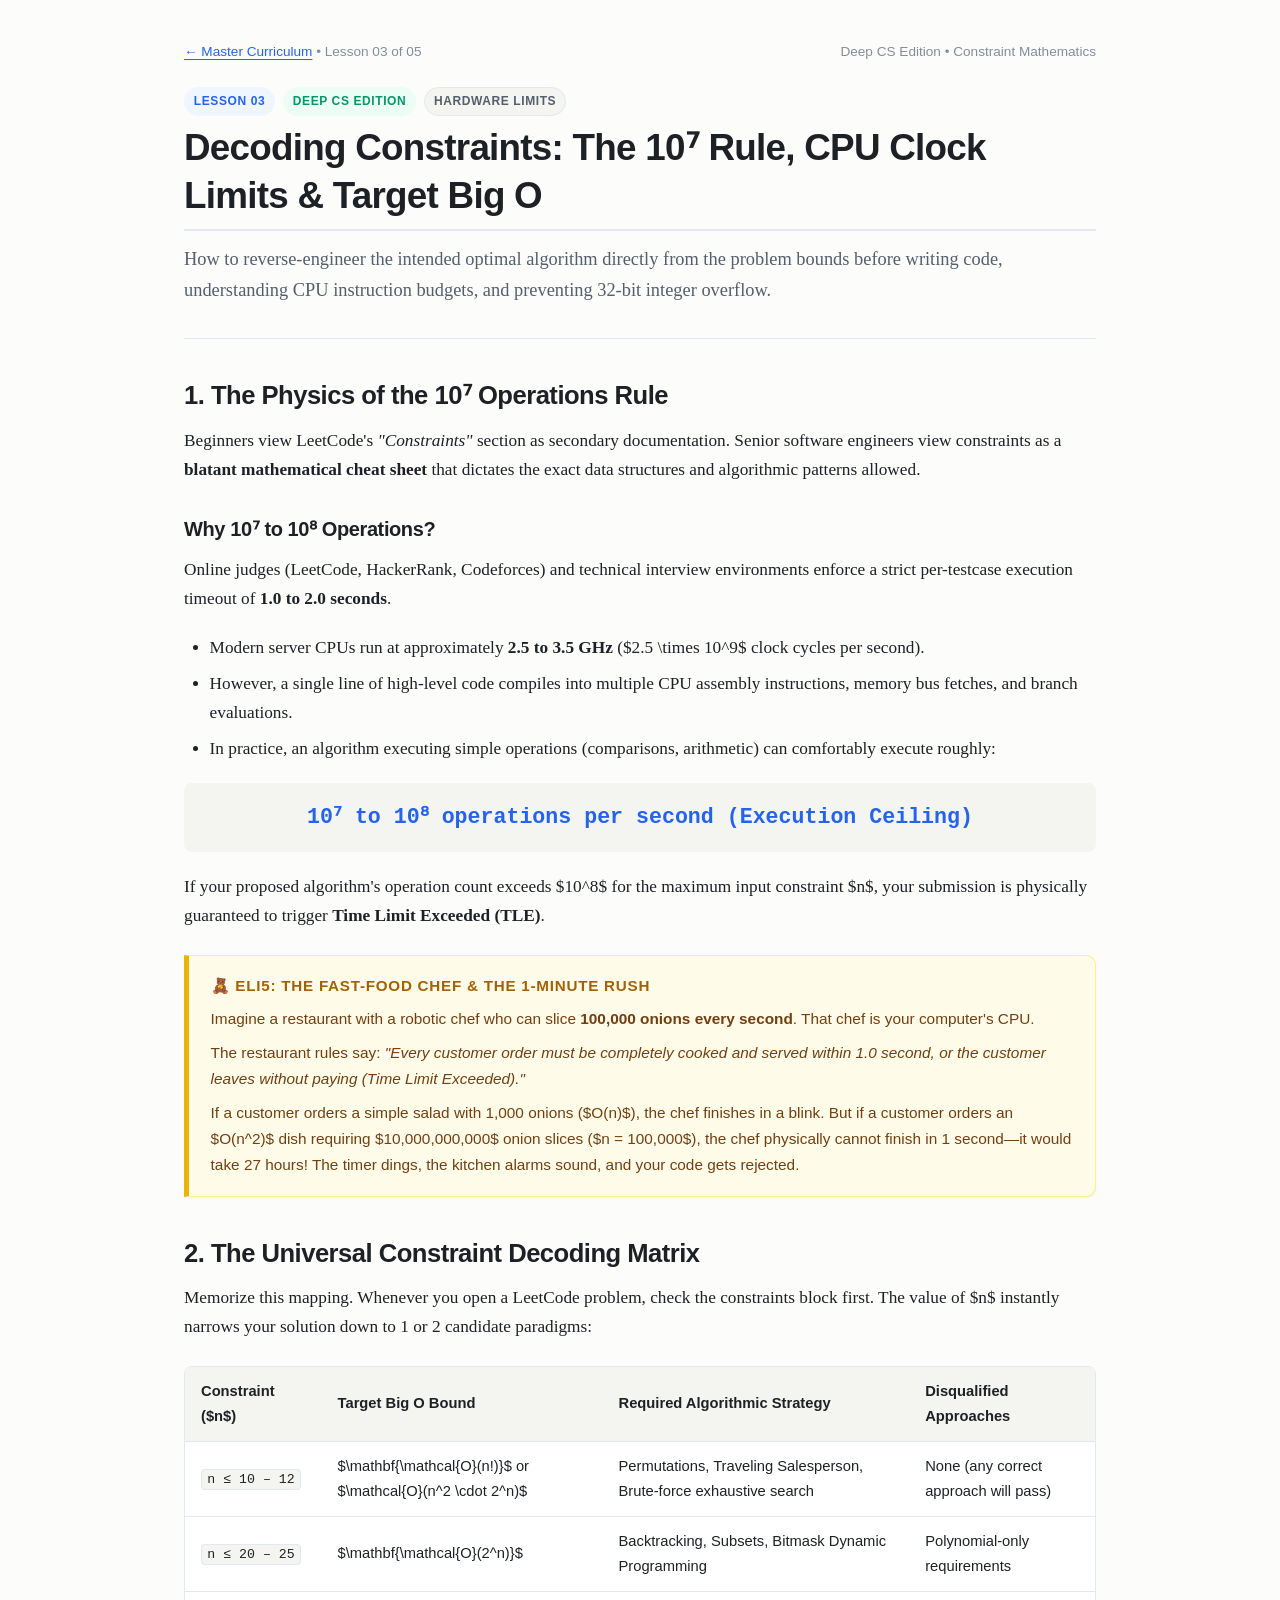
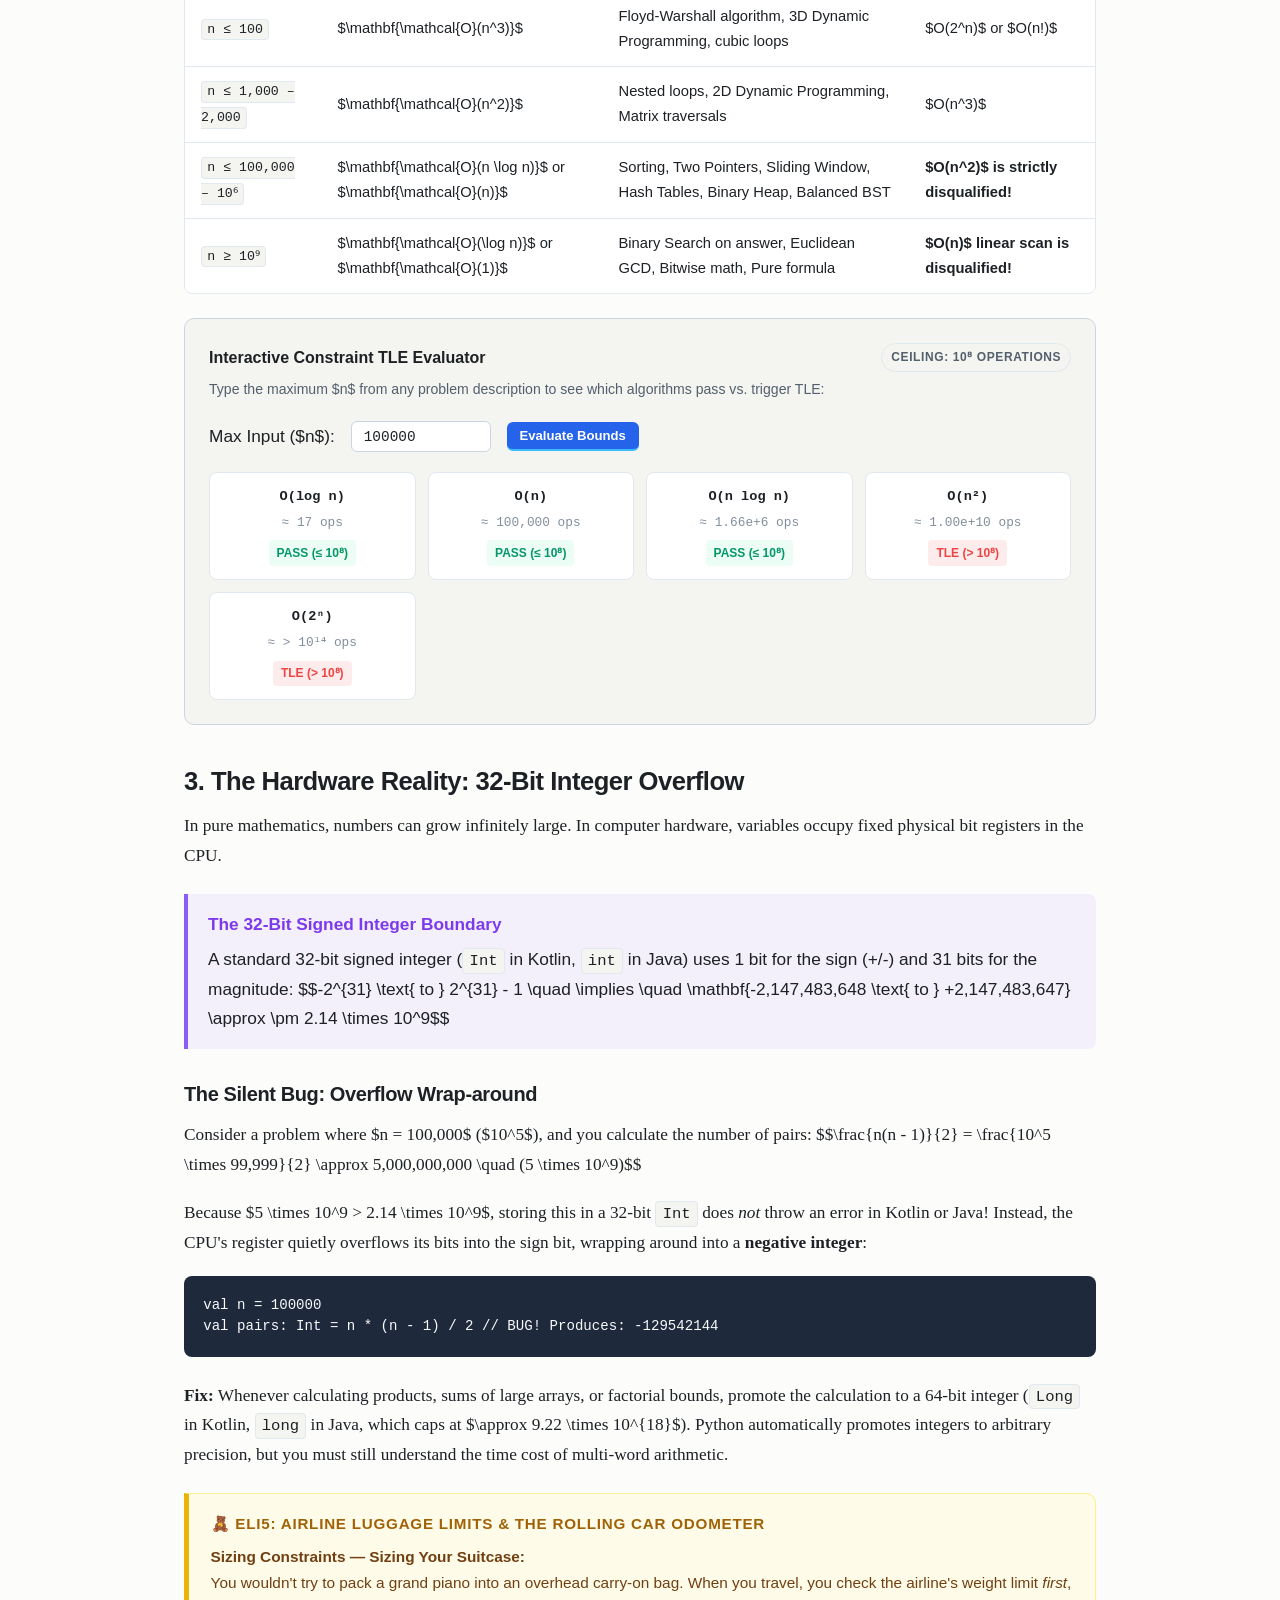
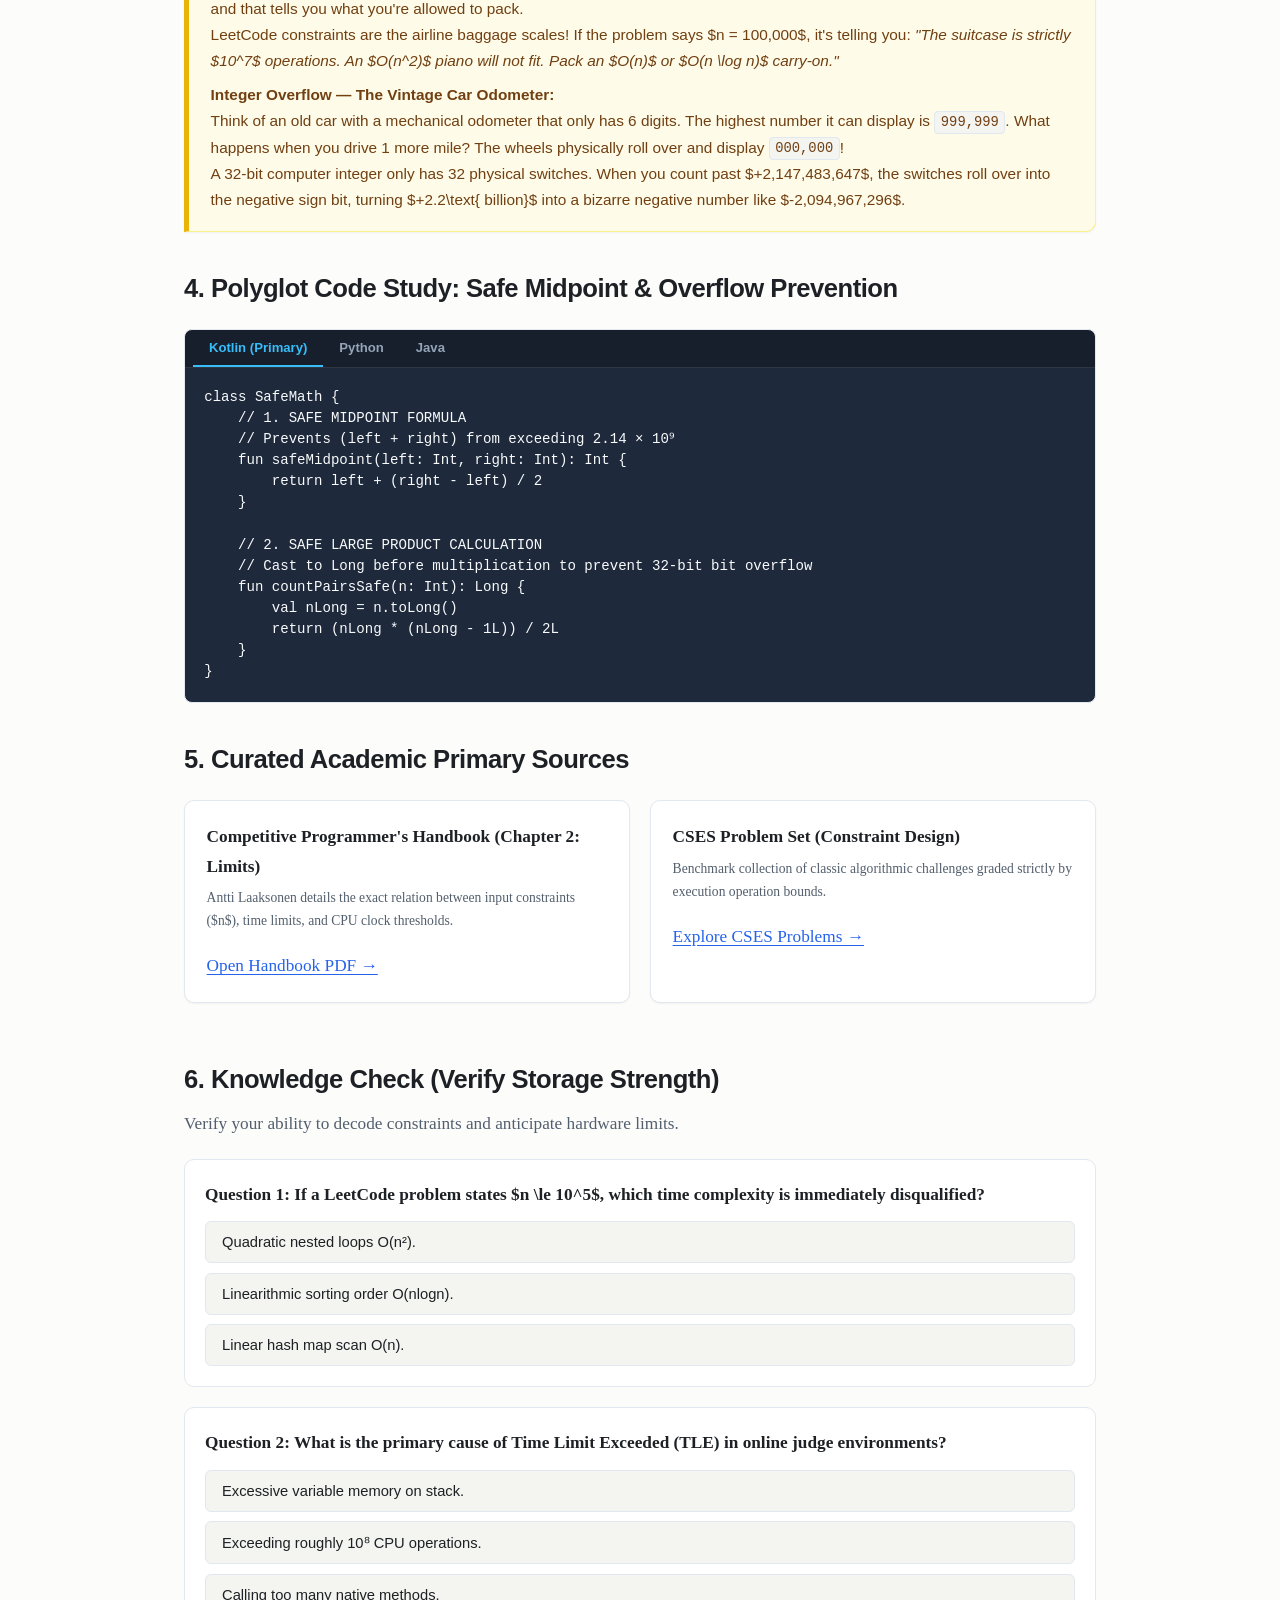
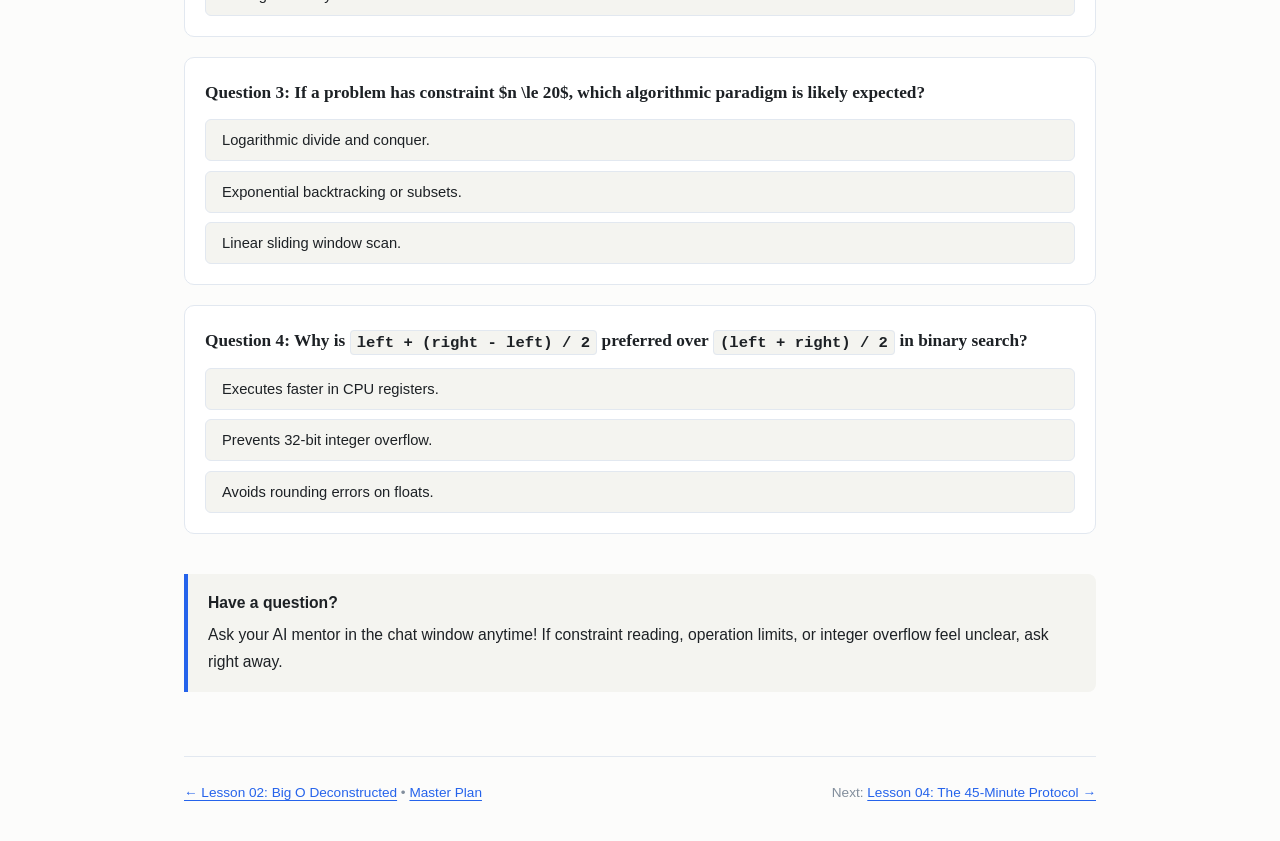
<file: lessons/0003-decoding-constraints.html>
<!DOCTYPE html>
<html lang="en">
<head>
  <meta charset="UTF-8">
  <meta name="viewport" content="width=device-width, initial-scale=1.0">
  <title>Lesson 03: Decoding Constraints — The 10⁷ Rule, CPU Clock Limits & Target Big O</title>
  <link rel="stylesheet" href="../assets/style.css">
  <style>
    .meta-bar {
      display: flex;
      justify-content: space-between;
      align-items: center;
      margin-bottom: 1.5rem;
      font-family: var(--font-sans);
      font-size: 0.85rem;
      color: var(--text-muted);
    }
    .deep-callout {
      border-left: 4px solid #8b5cf6;
      background: rgba(139, 92, 246, 0.08);
      padding: 1rem 1.25rem;
      border-radius: 0 8px 8px 0;
      margin: 1.5rem 0;
      font-family: var(--font-sans);
    }
    .deep-callout-title {
      font-weight: 700;
      color: #7c3aed;
      margin-bottom: 0.35rem;
      display: flex;
      align-items: center;
      gap: 0.4rem;
    }
    .constraint-simulator {
      background: var(--bg-secondary);
      border: 1px solid var(--border-strong);
      border-radius: 10px;
      padding: 1.5rem;
      margin: 1.5rem 0;
      font-family: var(--font-sans);
    }
    .sim-controls {
      display: flex;
      gap: 1rem;
      align-items: center;
      margin-top: 1rem;
      flex-wrap: wrap;
    }
    .sim-input {
      padding: 0.4rem 0.75rem;
      font-family: var(--font-mono);
      font-size: 0.9rem;
      border: 1px solid var(--border-strong);
      border-radius: 6px;
      background: var(--bg-card);
      color: var(--text-primary);
      width: 140px;
    }
    .sim-result-grid {
      display: grid;
      grid-template-columns: repeat(auto-fit, minmax(180px, 1fr));
      gap: 0.75rem;
      margin-top: 1.25rem;
    }
    .result-pill {
      background: var(--bg-card);
      border: 1px solid var(--border);
      border-radius: 8px;
      padding: 0.75rem;
      text-align: center;
      font-family: var(--font-mono);
    }
    .result-pill .class-name {
      font-size: 0.85rem;
      font-weight: 700;
      color: var(--text-primary);
    }
    .result-pill .op-count {
      font-size: 0.8rem;
      color: var(--text-muted);
      margin: 0.25rem 0;
    }
    .result-pill .status {
      font-family: var(--font-sans);
      font-size: 0.75rem;
      font-weight: 700;
      text-transform: uppercase;
      padding: 0.15rem 0.5rem;
      border-radius: 4px;
      display: inline-block;
    }
    .status.pass {
      background: var(--success-bg);
      color: var(--success);
    }
    .status.fail {
      background: rgba(239, 68, 68, 0.1);
      color: #ef4444;
    }
    .quiz-card {
      background: var(--bg-card);
      border: 1px solid var(--border);
      border-radius: 10px;
      padding: 1.25rem;
      margin: 1.25rem 0;
    }
    .quiz-options {
      display: flex;
      flex-direction: column;
      gap: 0.6rem;
      margin-top: 0.75rem;
    }
    .quiz-btn {
      text-align: left;
      padding: 0.75rem 1rem;
      border-radius: 6px;
      border: 1px solid var(--border);
      background: var(--bg-secondary);
      font-family: var(--font-sans);
      font-size: 0.92rem;
      color: var(--text-primary);
      cursor: pointer;
      transition: all 0.15s ease;
    }
    .quiz-btn:hover {
      border-color: var(--accent);
    }
    .quiz-btn.correct {
      background: var(--success-bg);
      border-color: var(--success);
      color: var(--success);
      font-weight: 600;
    }
    .quiz-btn.incorrect {
      background: rgba(239, 68, 68, 0.1);
      border-color: #ef4444;
      color: #ef4444;
    }
    .quiz-feedback {
      margin-top: 0.75rem;
      font-family: var(--font-sans);
      font-size: 0.88rem;
      display: none;
    }
  </style>
</head>
<body>

  <div class="meta-bar">
    <div><a href="../master-plan.html">&larr; Master Curriculum</a> &bull; Lesson 03 of 05</div>
    <div>Deep CS Edition &bull; Constraint Mathematics</div>
  </div>

  <header>
    <div style="display: flex; gap: 0.5rem; align-items: center; margin-bottom: 0.5rem;">
      <span class="badge primary">Lesson 03</span>
      <span class="badge success">Deep CS Edition</span>
      <span class="badge">Hardware Limits</span>
    </div>
    <h1>Decoding Constraints: The 10⁷ Rule, CPU Clock Limits & Target Big O</h1>
    <p style="font-size: 1.15rem; color: var(--text-secondary); margin-top: 0.5rem;">
      How to reverse-engineer the intended optimal algorithm directly from the problem bounds before writing code, understanding CPU instruction budgets, and preventing 32-bit integer overflow.
    </p>
  </header>

  <hr style="border: none; border-top: 1px solid var(--border); margin: 2rem 0;">

  <!-- Section 1: The Physics of the 10^7 Rule -->
  <section>
    <h2>1. The Physics of the 10⁷ Operations Rule</h2>
    <p>
      Beginners view LeetCode's <em>"Constraints"</em> section as secondary documentation. Senior software engineers view constraints as a <strong>blatant mathematical cheat sheet</strong> that dictates the exact data structures and algorithmic patterns allowed.
    </p>

    <h3>Why 10⁷ to 10⁸ Operations?</h3>
    <p>
      Online judges (LeetCode, HackerRank, Codeforces) and technical interview environments enforce a strict per-testcase execution timeout of <strong>1.0 to 2.0 seconds</strong>.
    </p>
    <ul>
      <li>Modern server CPUs run at approximately <strong>2.5 to 3.5 GHz</strong> ($2.5 \times 10^9$ clock cycles per second).</li>
      <li>However, a single line of high-level code compiles into multiple CPU assembly instructions, memory bus fetches, and branch evaluations.</li>
      <li>In practice, an algorithm executing simple operations (comparisons, arithmetic) can comfortably execute roughly:</li>
    </ul>

    <div style="text-align: center; font-size: 1.35rem; font-weight: 700; color: var(--accent); margin: 1.25rem 0; font-family: var(--font-mono); background: var(--bg-secondary); padding: 1rem; border-radius: 8px;">
      10⁷ to 10⁸ operations per second (Execution Ceiling)
    </div>

    <p>
      If your proposed algorithm's operation count exceeds $10^8$ for the maximum input constraint $n$, your submission is physically guaranteed to trigger <strong>Time Limit Exceeded (TLE)</strong>.
    </p>

    <!-- ELI5: The Chef & Onion Orders -->
    <div class="eli5-box">
      <div class="eli5-title">🧸 ELI5: The Fast-Food Chef & The 1-Minute Rush</div>
      <p style="margin-bottom: 0.5rem;">
        Imagine a restaurant with a robotic chef who can slice <strong>100,000 onions every second</strong>. That chef is your computer's CPU.
      </p>
      <p style="margin-bottom: 0.5rem;">
        The restaurant rules say: <em>"Every customer order must be completely cooked and served within 1.0 second, or the customer leaves without paying (Time Limit Exceeded)."</em>
      </p>
      <p style="margin-bottom: 0;">
        If a customer orders a simple salad with 1,000 onions ($O(n)$), the chef finishes in a blink. But if a customer orders an $O(n^2)$ dish requiring $10,000,000,000$ onion slices ($n = 100,000$), the chef physically cannot finish in 1 second—it would take 27 hours! The timer dings, the kitchen alarms sound, and your code gets rejected.
      </p>
    </div>
  </section>

  <!-- Section 2: The Universal Constraint Matrix -->
  <section style="margin-top: 2.5rem;">
    <h2>2. The Universal Constraint Decoding Matrix</h2>
    <p>
      Memorize this mapping. Whenever you open a LeetCode problem, check the constraints block first. The value of $n$ instantly narrows your solution down to 1 or 2 candidate paradigms:
    </p>

    <div class="table-container">
      <table>
        <thead>
          <tr>
            <th>Constraint ($n$)</th>
            <th>Target Big O Bound</th>
            <th>Required Algorithmic Strategy</th>
            <th>Disqualified Approaches</th>
          </tr>
        </thead>
        <tbody>
          <tr>
            <td><code>n &le; 10 &ndash; 12</code></td>
            <td>$\mathbf{\mathcal{O}(n!)}$ or $\mathcal{O}(n^2 \cdot 2^n)$</td>
            <td>Permutations, Traveling Salesperson, Brute-force exhaustive search</td>
            <td>None (any correct approach will pass)</td>
          </tr>
          <tr>
            <td><code>n &le; 20 &ndash; 25</code></td>
            <td>$\mathbf{\mathcal{O}(2^n)}$</td>
            <td>Backtracking, Subsets, Bitmask Dynamic Programming</td>
            <td>Polynomial-only requirements</td>
          </tr>
          <tr>
            <td><code>n &le; 100</code></td>
            <td>$\mathbf{\mathcal{O}(n^3)}$</td>
            <td>Floyd-Warshall algorithm, 3D Dynamic Programming, cubic loops</td>
            <td>$O(2^n)$ or $O(n!)$</td>
          </tr>
          <tr>
            <td><code>n &le; 1,000 &ndash; 2,000</code></td>
            <td>$\mathbf{\mathcal{O}(n^2)}$</td>
            <td>Nested loops, 2D Dynamic Programming, Matrix traversals</td>
            <td>$O(n^3)$</td>
          </tr>
          <tr>
            <td><code>n &le; 100,000 &ndash; 10⁶</code></td>
            <td>$\mathbf{\mathcal{O}(n \log n)}$ or $\mathbf{\mathcal{O}(n)}$</td>
            <td>Sorting, Two Pointers, Sliding Window, Hash Tables, Binary Heap, Balanced BST</td>
            <td><strong>$O(n^2)$ is strictly disqualified!</strong></td>
          </tr>
          <tr>
            <td><code>n &ge; 10⁹</code></td>
            <td>$\mathbf{\mathcal{O}(\log n)}$ or $\mathbf{\mathcal{O}(1)}$</td>
            <td>Binary Search on answer, Euclidean GCD, Bitwise math, Pure formula</td>
            <td><strong>$O(n)$ linear scan is disqualified!</strong></td>
          </tr>
        </tbody>
      </table>
    </div>

    <!-- Interactive Constraint Solver -->
    <div class="constraint-simulator">
      <div style="display: flex; justify-content: space-between; align-items: center;">
        <strong style="font-size: 1rem;">Interactive Constraint TLE Evaluator</strong>
        <span class="badge">Ceiling: 10⁸ Operations</span>
      </div>
      <p style="font-size: 0.88rem; color: var(--text-secondary); margin-top: 0.4rem;">
        Type the maximum $n$ from any problem description to see which algorithms pass vs. trigger TLE:
      </p>

      <div class="sim-controls">
        <span>Max Input ($n$):</span>
        <input type="number" id="constraint-n" class="sim-input" value="100000" min="1" max="1000000000" onchange="evaluateConstraints()">
        <button class="tab-btn active" style="padding: 0.4rem 0.8rem; border-radius: 6px; background: var(--accent); color: white;" onclick="evaluateConstraints()">Evaluate Bounds</button>
      </div>

      <div class="sim-result-grid" id="sim-grid"></div>
    </div>
  </section>

  <!-- Section 3: Integer Overflow -->
  <section style="margin-top: 2.5rem;">
    <h2>3. The Hardware Reality: 32-Bit Integer Overflow</h2>
    <p>
      In pure mathematics, numbers can grow infinitely large. In computer hardware, variables occupy fixed physical bit registers in the CPU.
    </p>

    <div class="deep-callout">
      <div class="deep-callout-title">The 32-Bit Signed Integer Boundary</div>
      A standard 32-bit signed integer (<code>Int</code> in Kotlin, <code>int</code> in Java) uses 1 bit for the sign (+/-) and 31 bits for the magnitude:
      $$-2^{31} \text{ to } 2^{31} - 1 \quad \implies \quad \mathbf{-2,147,483,648 \text{ to } +2,147,483,647} \approx \pm 2.14 \times 10^9$$
    </div>

    <h3>The Silent Bug: Overflow Wrap-around</h3>
    <p>
      Consider a problem where $n = 100,000$ ($10^5$), and you calculate the number of pairs:
      $$\frac{n(n - 1)}{2} = \frac{10^5 \times 99,999}{2} \approx 5,000,000,000 \quad (5 \times 10^9)$$
    </p>
    <p>
      Because $5 \times 10^9 > 2.14 \times 10^9$, storing this in a 32-bit <code>Int</code> does <em>not</em> throw an error in Kotlin or Java! Instead, the CPU's register quietly overflows its bits into the sign bit, wrapping around into a <strong>negative integer</strong>:
    </p>
    <pre><code>val n = 100000
val pairs: Int = n * (n - 1) / 2 // BUG! Produces: -129542144</code></pre>
    <p>
      <strong>Fix:</strong> Whenever calculating products, sums of large arrays, or factorial bounds, promote the calculation to a 64-bit integer (<code>Long</code> in Kotlin, <code>long</code> in Java, which caps at $\approx 9.22 \times 10^{18}$). Python automatically promotes integers to arbitrary precision, but you must still understand the time cost of multi-word arithmetic.
    </p>

    <!-- ELI5: Luggage & Odometer -->
    <div class="eli5-box">
      <div class="eli5-title">🧸 ELI5: Airline Luggage Limits & The Rolling Car Odometer</div>
      <p style="margin-bottom: 0.5rem;">
        <strong>Sizing Constraints — Sizing Your Suitcase:</strong><br>
        You wouldn't try to pack a grand piano into an overhead carry-on bag. When you travel, you check the airline's weight limit <em>first</em>, and that tells you what you're allowed to pack.<br>
        LeetCode constraints are the airline baggage scales! If the problem says $n = 100,000$, it's telling you: <em>"The suitcase is strictly $10^7$ operations. An $O(n^2)$ piano will not fit. Pack an $O(n)$ or $O(n \log n)$ carry-on."</em>
      </p>
      <p style="margin-bottom: 0;">
        <strong>Integer Overflow — The Vintage Car Odometer:</strong><br>
        Think of an old car with a mechanical odometer that only has 6 digits. The highest number it can display is <code>999,999</code>. What happens when you drive 1 more mile? The wheels physically roll over and display <code>000,000</code>!<br>
        A 32-bit computer integer only has 32 physical switches. When you count past $+2,147,483,647$, the switches roll over into the negative sign bit, turning $+2.2\text{ billion}$ into a bizarre negative number like $-2,094,967,296$.
      </p>
    </div>
  </section>

  <!-- Section 4: Polyglot Safe Arithmetic -->
  <section style="margin-top: 2.5rem;">
    <h2>4. Polyglot Code Study: Safe Midpoint & Overflow Prevention</h2>

    <div class="code-tabs">
      <div class="tab-nav">
        <button class="tab-btn active" onclick="switchTab(event, 'code-kotlin')">Kotlin (Primary)</button>
        <button class="tab-btn" onclick="switchTab(event, 'code-python')">Python</button>
        <button class="tab-btn" onclick="switchTab(event, 'code-java')">Java</button>
      </div>

      <div id="code-kotlin" class="tab-pane active">
<pre><code>class SafeMath {
    // 1. SAFE MIDPOINT FORMULA
    // Prevents (left + right) from exceeding 2.14 × 10⁹
    fun safeMidpoint(left: Int, right: Int): Int {
        return left + (right - left) / 2
    }

    // 2. SAFE LARGE PRODUCT CALCULATION
    // Cast to Long before multiplication to prevent 32-bit bit overflow
    fun countPairsSafe(n: Int): Long {
        val nLong = n.toLong()
        return (nLong * (nLong - 1L)) / 2L
    }
}</code></pre>
      </div>

      <div id="code-python" class="tab-pane">
<pre><code>class SafeMath:
    # 1. SAFE MIDPOINT FORMULA
    # Good practice across all languages
    def safeMidpoint(self, left: int, right: int) -> int:
        return left + (right - left) // 2

    # 2. Python integers possess arbitrary precision automatically
    def countPairsSafe(self, n: int) -> int:
        return (n * (n - 1)) // 2</code></pre>
      </div>

      <div id="code-java" class="tab-pane">
<pre><code>public class SafeMath {
    // 1. SAFE MIDPOINT FORMULA
    public int safeMidpoint(int left, int right) {
        return left + (right - left) / 2;
    }

    // 2. SAFE LARGE PRODUCT CALCULATION
    public long countPairsSafe(int n) {
        long nLong = (long) n;
        return (nLong * (nLong - 1L)) / 2L;
    }
}</code></pre>
      </div>
    </div>
  </section>

  <!-- Section 5: Primary Sources -->
  <section style="margin-top: 2.5rem;">
    <h2>5. Curated Academic Primary Sources</h2>
    <div class="grid-2">
      <div class="card">
        <strong>Competitive Programmer's Handbook (Chapter 2: Limits)</strong>
        <p style="font-size: 0.85rem; color: var(--text-secondary); margin-top: 0.3rem;">
          Antti Laaksonen details the exact relation between input constraints ($n$), time limits, and CPU clock thresholds.
        </p>
        <div style="margin-top: 0.5rem;">
          <a href="https://cses.fi/book/book.pdf" target="_blank" rel="noreferrer">Open Handbook PDF &rarr;</a>
        </div>
      </div>

      <div class="card">
        <strong>CSES Problem Set (Constraint Design)</strong>
        <p style="font-size: 0.85rem; color: var(--text-secondary); margin-top: 0.3rem;">
          Benchmark collection of classic algorithmic challenges graded strictly by execution operation bounds.
        </p>
        <div style="margin-top: 0.5rem;">
          <a href="https://cses.fi/problemset/" target="_blank" rel="noreferrer">Explore CSES Problems &rarr;</a>
        </div>
      </div>
    </div>
  </section>

  <!-- Section 6: Knowledge Check -->
  <section style="margin-top: 2.5rem;">
    <h2>6. Knowledge Check (Verify Storage Strength)</h2>
    <p style="color: var(--text-secondary);">
      Verify your ability to decode constraints and anticipate hardware limits.
    </p>

    <!-- Question 1 -->
    <div class="quiz-card" id="q1">
      <strong>Question 1: If a LeetCode problem states $n \le 10^5$, which time complexity is immediately disqualified?</strong>
      <div class="quiz-options">
        <button class="quiz-btn" onclick="checkAnswer(1, 0)">Quadratic nested loops O(n²).</button>
        <button class="quiz-btn" onclick="checkAnswer(1, 1)">Linearithmic sorting order O(nlogn).</button>
        <button class="quiz-btn" onclick="checkAnswer(1, 2)">Linear hash map scan O(n).</button>
      </div>
      <div class="quiz-feedback" id="fb1"></div>
    </div>

    <!-- Question 2 -->
    <div class="quiz-card" id="q2">
      <strong>Question 2: What is the primary cause of Time Limit Exceeded (TLE) in online judge environments?</strong>
      <div class="quiz-options">
        <button class="quiz-btn" onclick="checkAnswer(2, 0)">Excessive variable memory on stack.</button>
        <button class="quiz-btn" onclick="checkAnswer(2, 1)">Exceeding roughly 10⁸ CPU operations.</button>
        <button class="quiz-btn" onclick="checkAnswer(2, 2)">Calling too many native methods.</button>
      </div>
      <div class="quiz-feedback" id="fb2"></div>
    </div>

    <!-- Question 3 -->
    <div class="quiz-card" id="q3">
      <strong>Question 3: If a problem has constraint $n \le 20$, which algorithmic paradigm is likely expected?</strong>
      <div class="quiz-options">
        <button class="quiz-btn" onclick="checkAnswer(3, 0)">Logarithmic divide and conquer.</button>
        <button class="quiz-btn" onclick="checkAnswer(3, 1)">Exponential backtracking or subsets.</button>
        <button class="quiz-btn" onclick="checkAnswer(3, 2)">Linear sliding window scan.</button>
      </div>
      <div class="quiz-feedback" id="fb3"></div>
    </div>

    <!-- Question 4 -->
    <div class="quiz-card" id="q4">
      <strong>Question 4: Why is <code>left + (right - left) / 2</code> preferred over <code>(left + right) / 2</code> in binary search?</strong>
      <div class="quiz-options">
        <button class="quiz-btn" onclick="checkAnswer(4, 0)">Executes faster in CPU registers.</button>
        <button class="quiz-btn" onclick="checkAnswer(4, 1)">Prevents 32-bit integer overflow.</button>
        <button class="quiz-btn" onclick="checkAnswer(4, 2)">Avoids rounding errors on floats.</button>
      </div>
      <div class="quiz-feedback" id="fb4"></div>
    </div>
  </section>

  <!-- Need Help Reminder -->
  <div class="callout" style="margin-top: 2.5rem;">
    <div class="callout-title">Have a question?</div>
    Ask your AI mentor in the chat window anytime! If constraint reading, operation limits, or integer overflow feel unclear, ask right away.
  </div>

  <footer>
    <div><a href="0002-big-o-and-logarithms.html">&larr; Lesson 02: Big O Deconstructed</a> &bull; <a href="../master-plan.html">Master Plan</a></div>
    <div>Next: <a href="0004-interview-protocol.html">Lesson 04: The 45-Minute Protocol &rarr;</a></div>
  </footer>

  <script>
    function switchTab(evt, tabId) {
      const container = evt.target.closest('.code-tabs');
      container.querySelectorAll('.tab-btn').forEach(btn => btn.classList.remove('active'));
      container.querySelectorAll('.tab-pane').forEach(pane => pane.classList.remove('active'));
      evt.target.classList.add('active');
      container.querySelector('#' + tabId).classList.add('active');
    }

    function evaluateConstraints() {
      const input = document.getElementById('constraint-n');
      let n = parseInt(input.value);
      if (isNaN(n) || n < 1) n = 1;

      const grid = document.getElementById('sim-grid');
      grid.innerHTML = '';

      const classes = [
        { name: 'O(log n)', ops: Math.round(Math.log2(n) || 1) },
        { name: 'O(n)', ops: n },
        { name: 'O(n log n)', ops: Math.round(n * (Math.log2(n) || 1)) },
        { name: 'O(n²)', ops: n * n },
        { name: 'O(2ⁿ)', ops: n <= 30 ? Math.pow(2, n) : Infinity }
      ];

      const limit = 100000000; // 10^8

      classes.forEach(c => {
        const pill = document.createElement('div');
        pill.className = 'result-pill';
        const willPass = c.ops <= limit;
        const formattedOps = c.ops === Infinity ? '> 10¹⁴' : (c.ops > 1000000 ? c.ops.toExponential(2) : c.ops.toLocaleString());

        pill.innerHTML = `
          <div class="class-name">${c.name}</div>
          <div class="op-count">&approx; ${formattedOps} ops</div>
          <span class="status ${willPass ? 'pass' : 'fail'}">${willPass ? 'PASS (&le; 10⁸)' : 'TLE (&gt; 10⁸)'}</span>
        `;
        grid.appendChild(pill);
      });
    }

    // Run on load
    evaluateConstraints();

    // Quiz evaluation
    const correctAnswers = { 1: 0, 2: 1, 3: 1, 4: 1 };
    const explanations = {
      1: "Correct! For n = 10⁵, an O(n²) algorithm executes (10⁵)² = 10¹⁰ operations, guaranteed to TLE.",
      2: "Correct! Modern CPUs process ~10⁷ to 10⁸ ops/sec. Passing 10⁸ operations triggers the runtime timeout.",
      3: "Correct! When n is tiny (n <= 20), an exponential algorithm like O(2ⁿ) executes 2²⁰ ≈ 10⁶ ops, well within limits.",
      4: "Correct! If left + right exceeds 2,147,483,647, it wraps into negative numbers. Using subtraction prevents overflow."
    };

    function checkAnswer(qNum, selectedIdx) {
      const card = document.getElementById('q' + qNum);
      const buttons = card.querySelectorAll('.quiz-btn');
      const fb = document.getElementById('fb' + qNum);
      const isCorrect = selectedIdx === correctAnswers[qNum];

      buttons.forEach((btn, i) => {
        btn.classList.remove('correct', 'incorrect');
        if (i === correctAnswers[qNum]) {
          btn.classList.add('correct');
        } else if (i === selectedIdx) {
          btn.classList.add('incorrect');
        }
      });

      fb.style.display = 'block';
      if (isCorrect) {
        fb.innerHTML = `<span style="color: var(--success); font-weight: 600;">&check; ${explanations[qNum]}</span>`;
      } else {
        fb.innerHTML = `<span style="color: #ef4444; font-weight: 600;">&cross; Incorrect.</span> ${explanations[qNum]}`;
      }
    }
  </script>
</body>
</html>
</file>
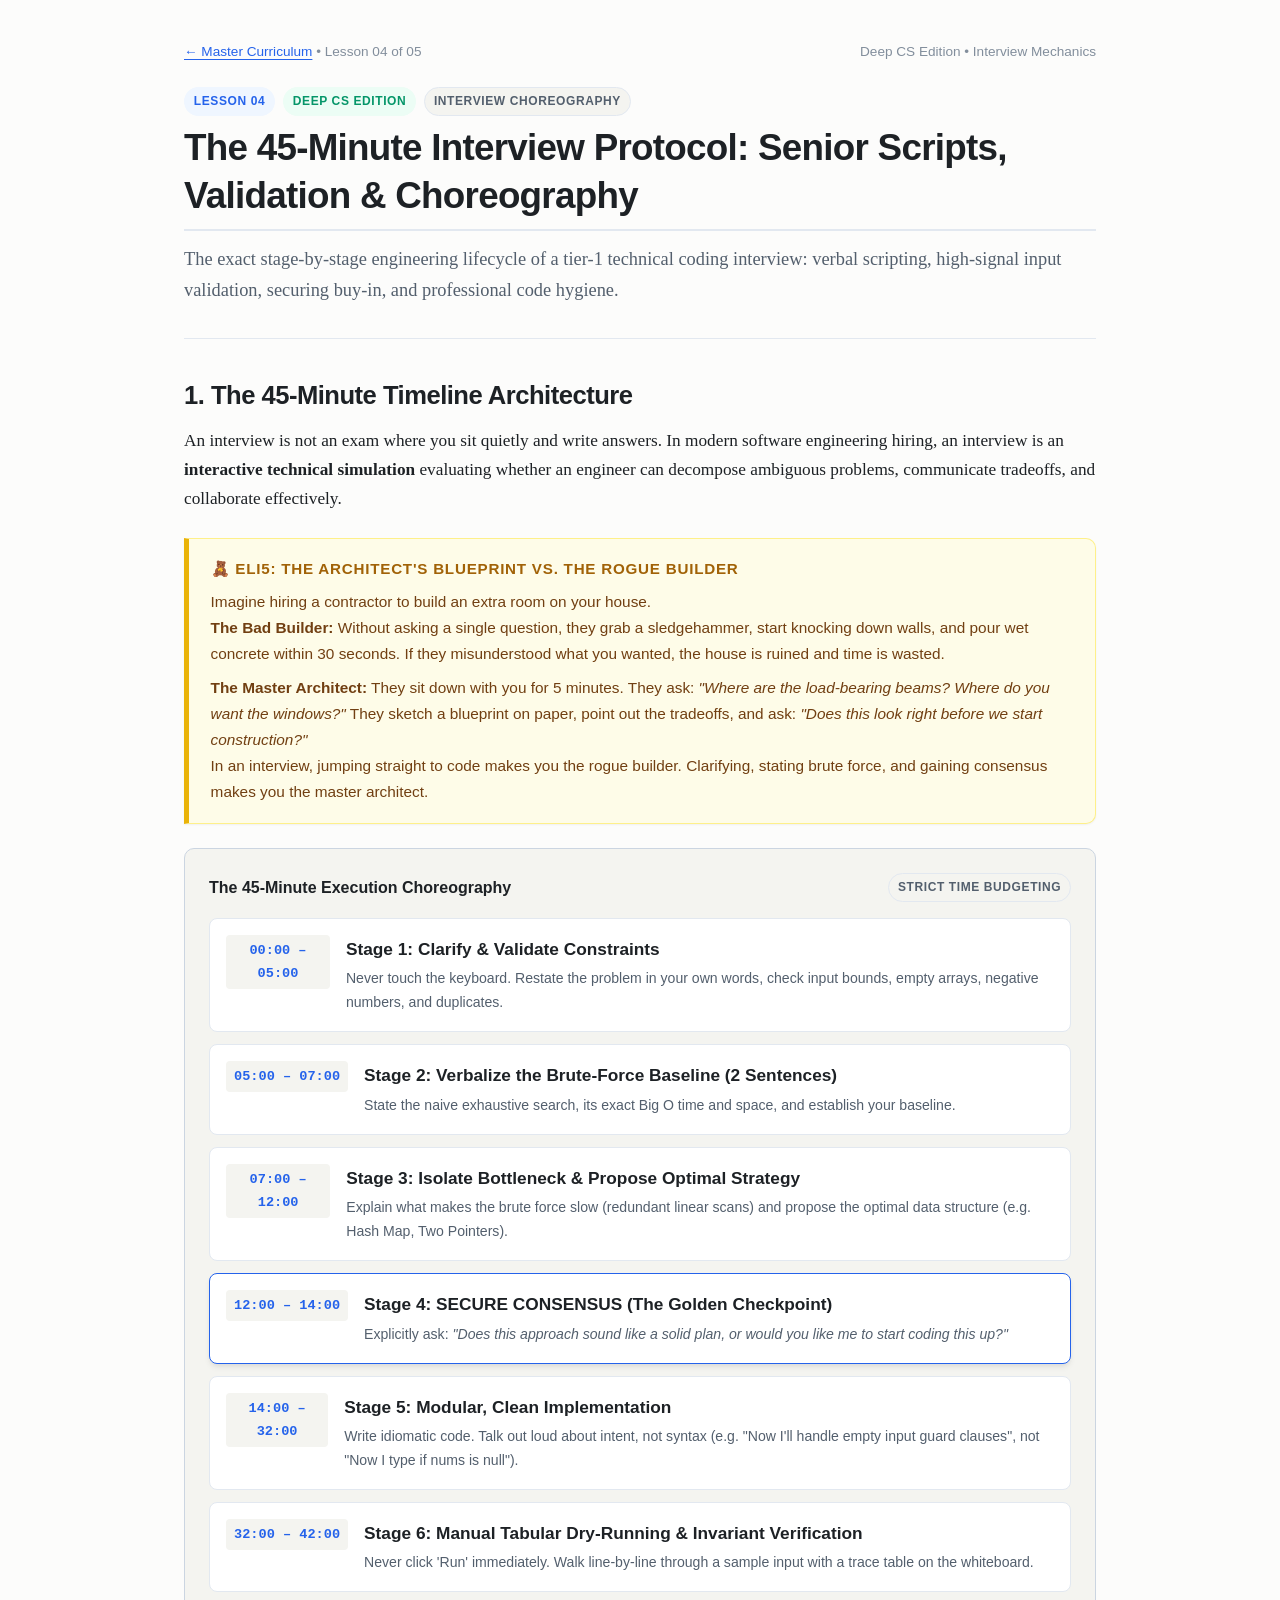
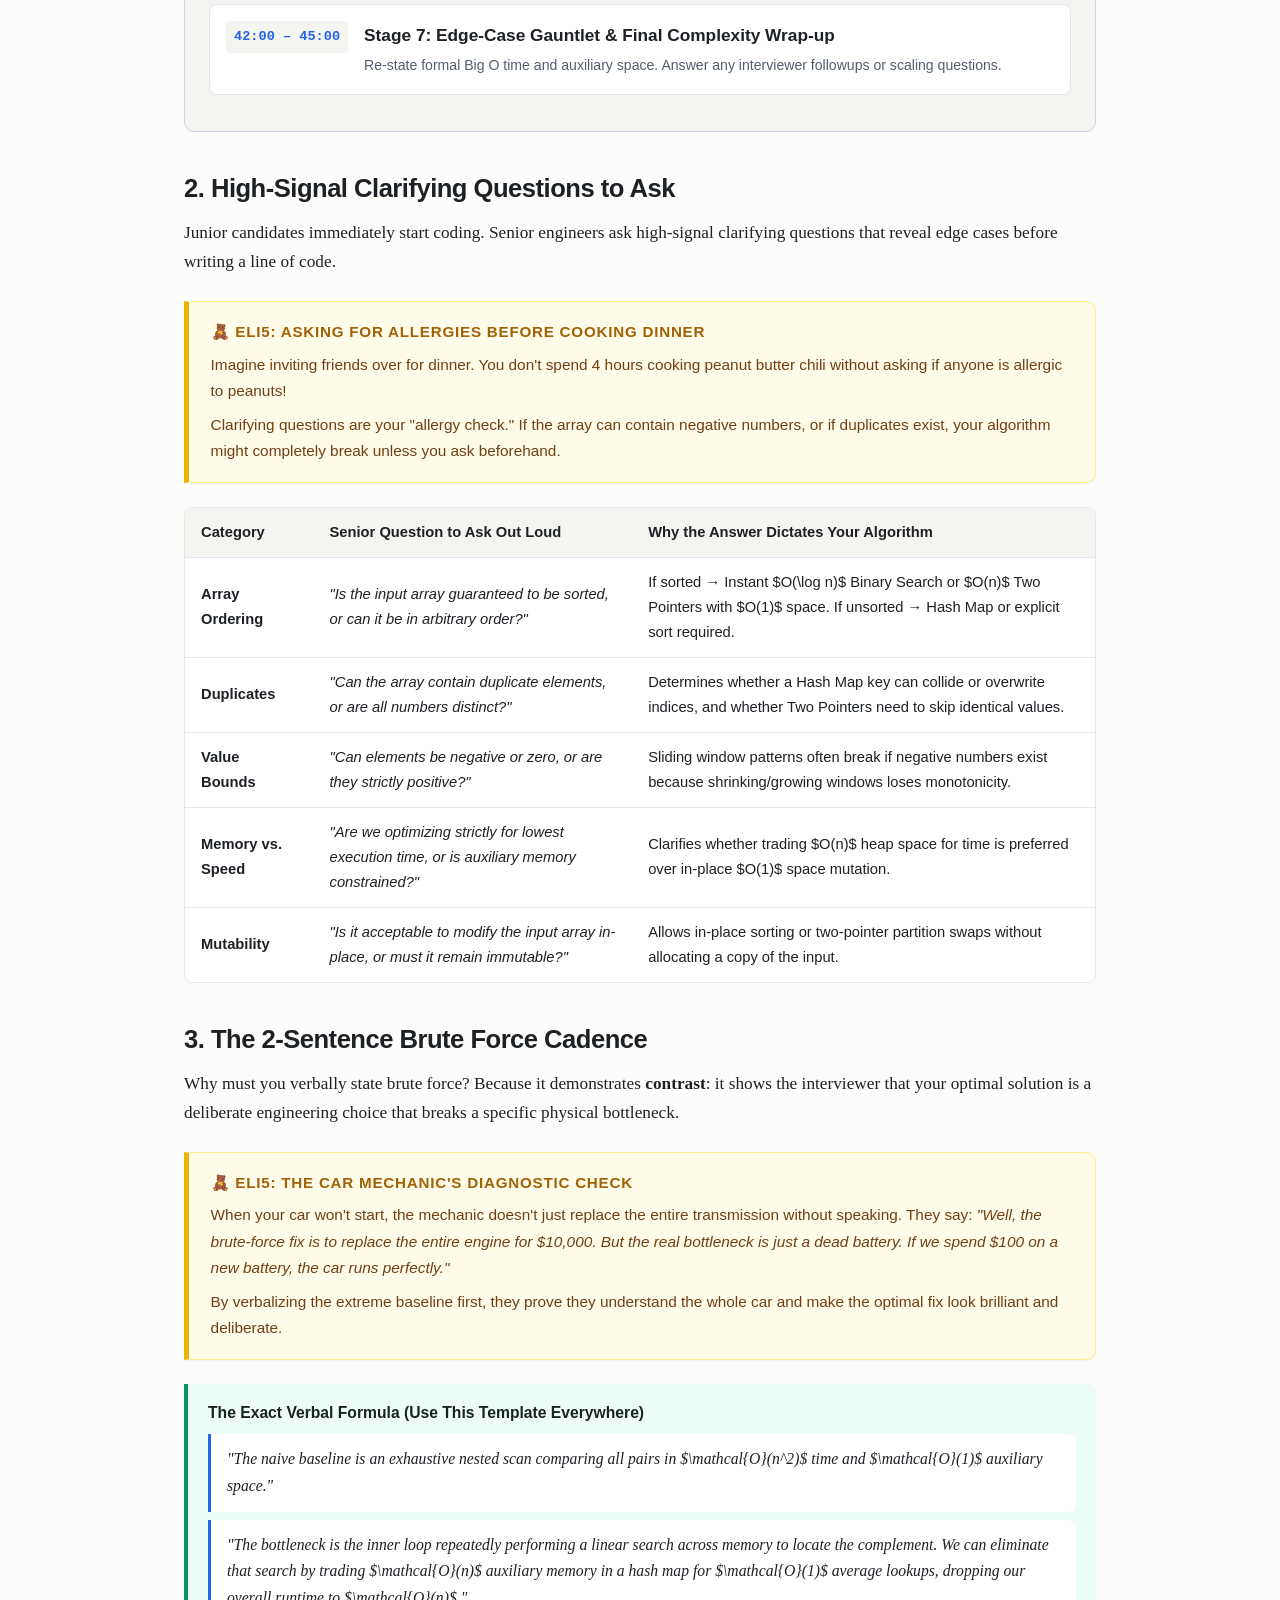
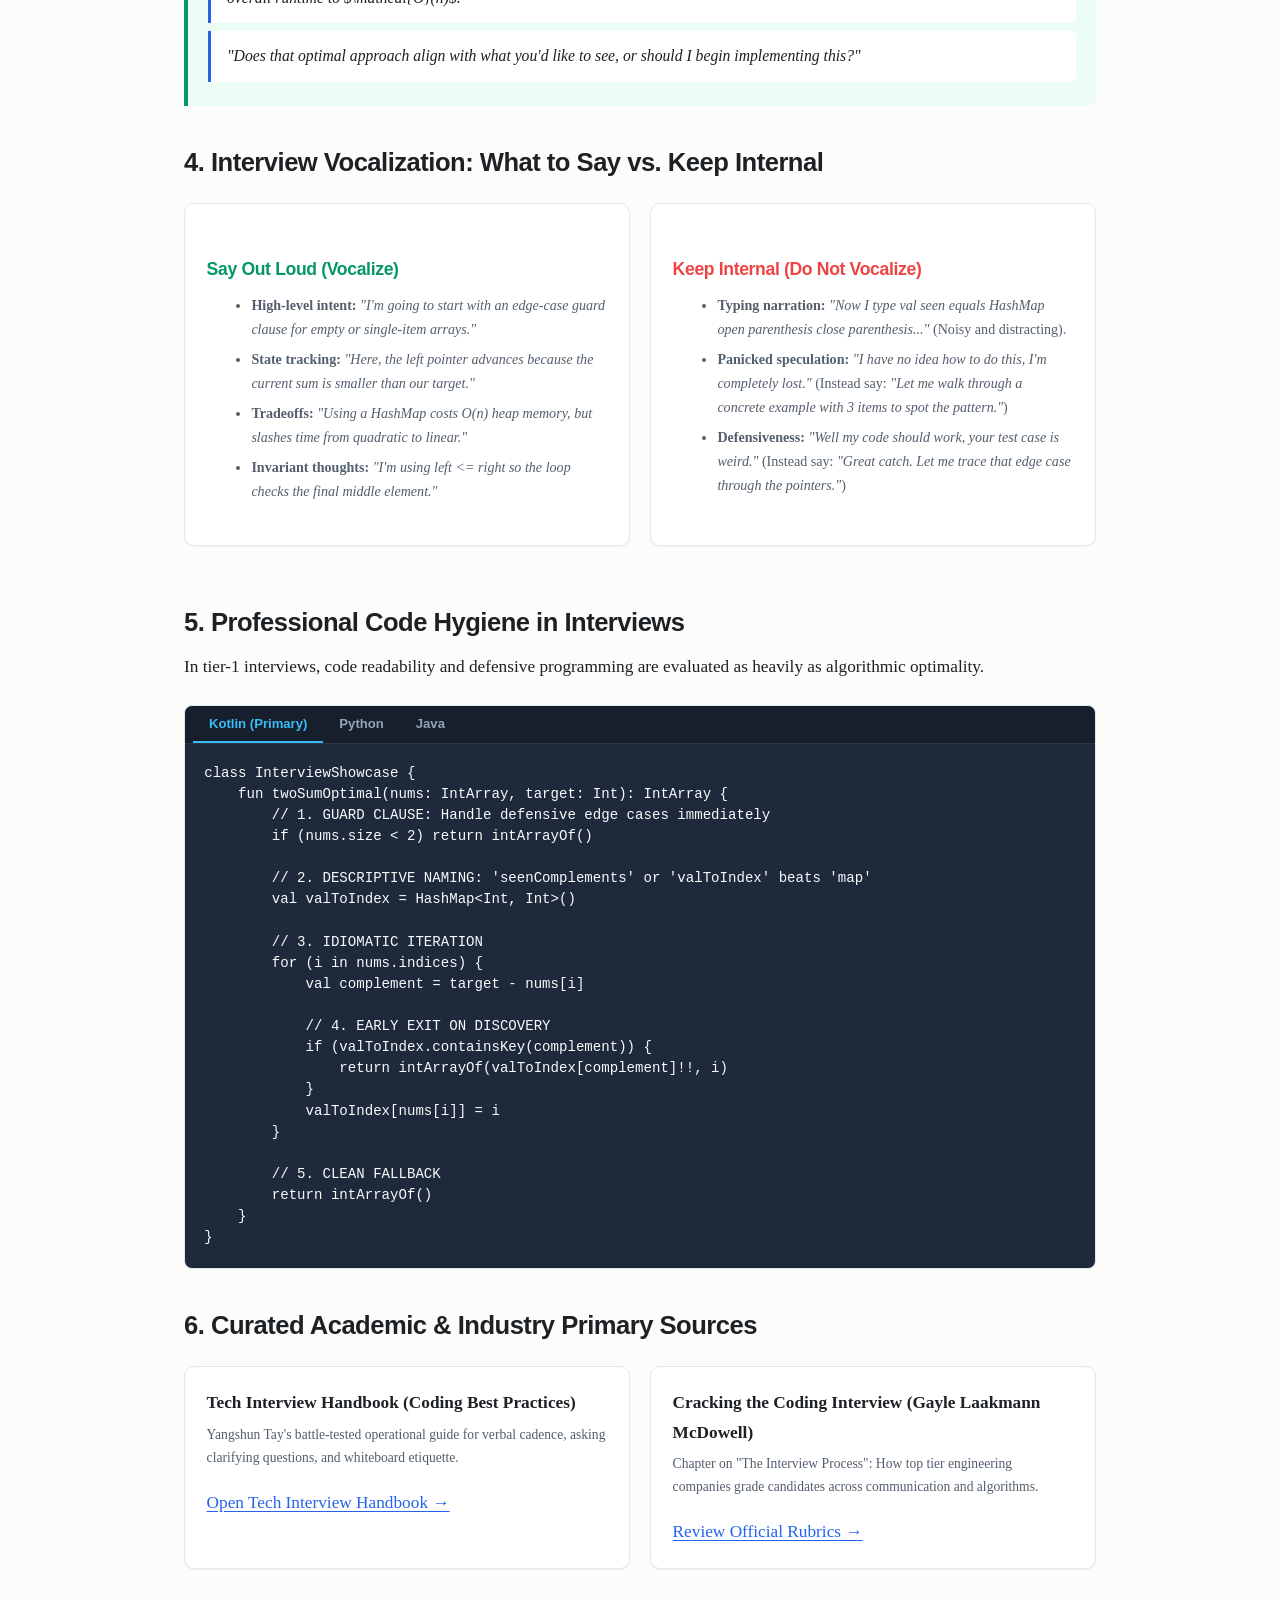
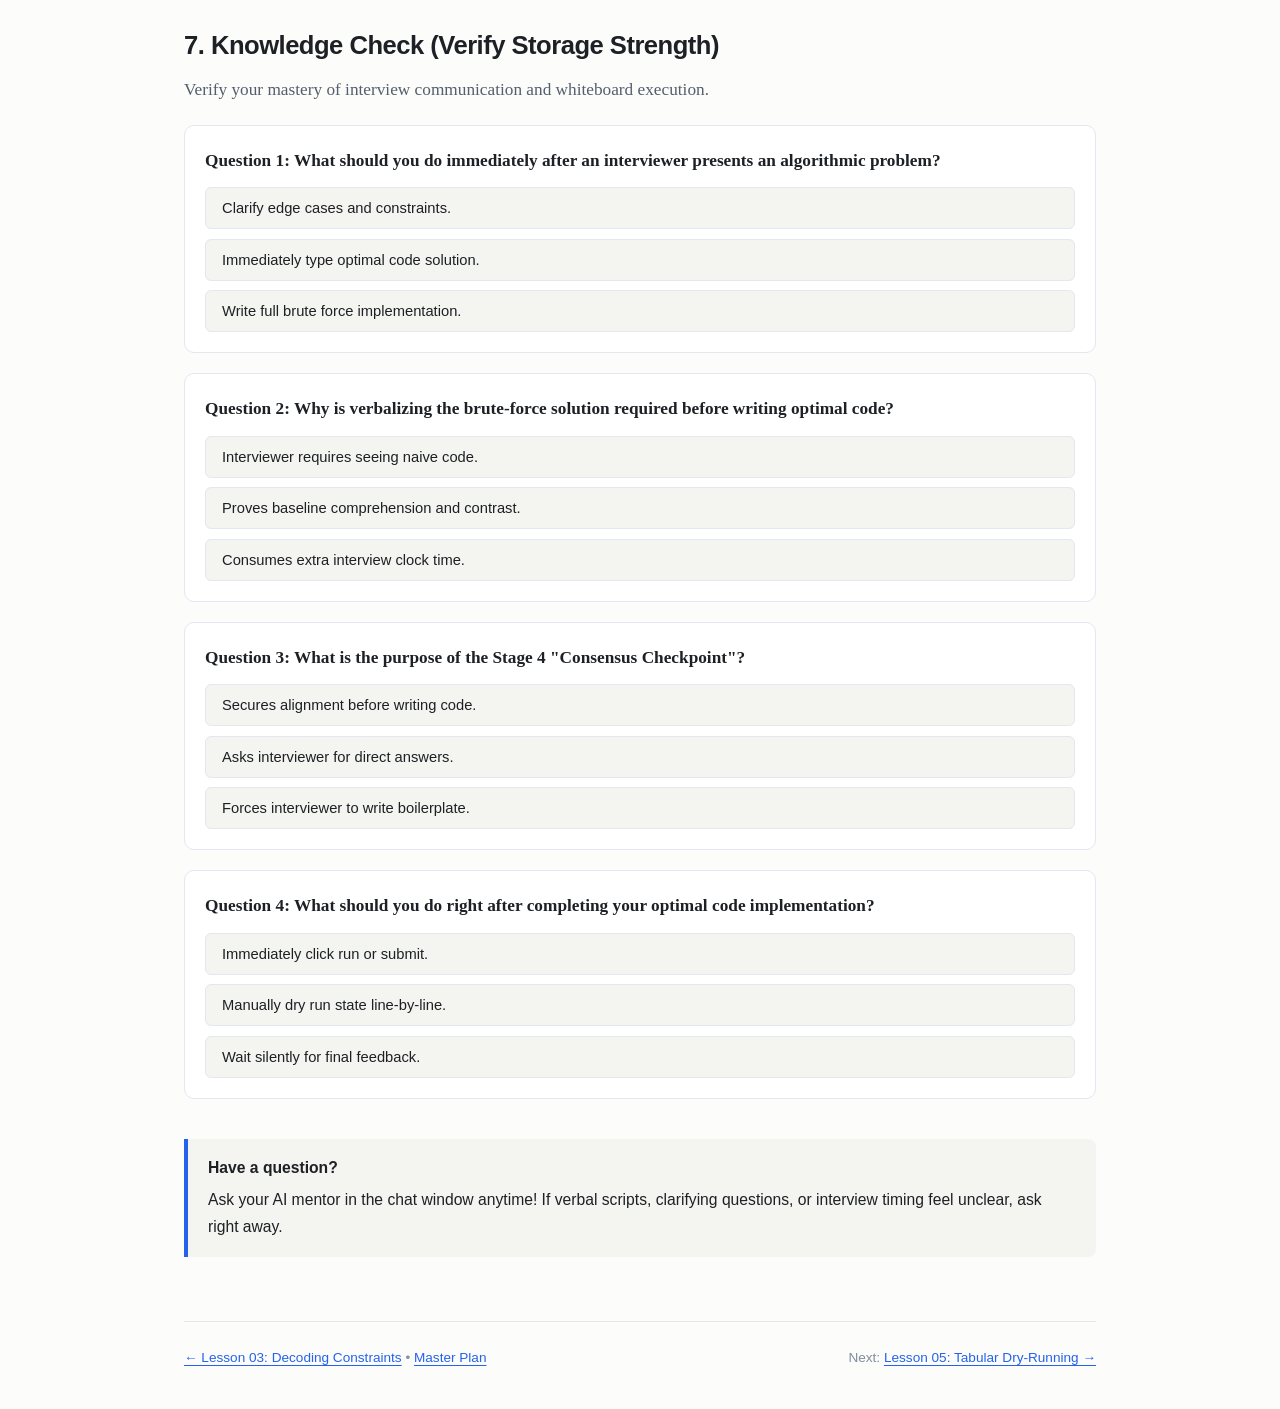
<file: lessons/0004-interview-protocol.html>
<!DOCTYPE html>
<html lang="en">
<head>
  <meta charset="UTF-8">
  <meta name="viewport" content="width=device-width, initial-scale=1.0">
  <title>Lesson 04: The 45-Minute Interview Protocol — Senior Scripts, Validation & Choreography</title>
  <link rel="stylesheet" href="../assets/style.css">
  <style>
    .meta-bar {
      display: flex;
      justify-content: space-between;
      align-items: center;
      margin-bottom: 1.5rem;
      font-family: var(--font-sans);
      font-size: 0.85rem;
      color: var(--text-muted);
    }
    .deep-callout {
      border-left: 4px solid #8b5cf6;
      background: rgba(139, 92, 246, 0.08);
      padding: 1rem 1.25rem;
      border-radius: 0 8px 8px 0;
      margin: 1.5rem 0;
      font-family: var(--font-sans);
    }
    .deep-callout-title {
      font-weight: 700;
      color: #7c3aed;
      margin-bottom: 0.35rem;
      display: flex;
      align-items: center;
      gap: 0.4rem;
    }
    .interview-timer-box {
      background: var(--bg-secondary);
      border: 1px solid var(--border-strong);
      border-radius: 10px;
      padding: 1.5rem;
      margin: 1.5rem 0;
      font-family: var(--font-sans);
    }
    .stage-card {
      background: var(--bg-card);
      border: 1px solid var(--border);
      border-radius: 8px;
      padding: 1rem;
      margin-bottom: 0.75rem;
      display: flex;
      gap: 1rem;
      align-items: flex-start;
      transition: all 0.2s ease;
    }
    .stage-card.active {
      border-color: var(--accent);
      box-shadow: var(--shadow-md);
    }
    .stage-time {
      font-family: var(--font-mono);
      font-weight: 700;
      font-size: 0.85rem;
      color: var(--accent);
      min-width: 95px;
      background: var(--bg-secondary);
      padding: 0.25rem 0.5rem;
      border-radius: 4px;
      text-align: center;
    }
    .script-quote {
      background: var(--bg-card);
      border-left: 3px solid var(--accent);
      padding: 0.75rem 1rem;
      border-radius: 0 6px 6px 0;
      font-style: italic;
      font-family: var(--font-serif);
      margin: 0.5rem 0;
    }
    .quiz-card {
      background: var(--bg-card);
      border: 1px solid var(--border);
      border-radius: 10px;
      padding: 1.25rem;
      margin: 1.25rem 0;
    }
    .quiz-options {
      display: flex;
      flex-direction: column;
      gap: 0.6rem;
      margin-top: 0.75rem;
    }
    .quiz-btn {
      text-align: left;
      padding: 0.75rem 1rem;
      border-radius: 6px;
      border: 1px solid var(--border);
      background: var(--bg-secondary);
      font-family: var(--font-sans);
      font-size: 0.92rem;
      color: var(--text-primary);
      cursor: pointer;
      transition: all 0.15s ease;
    }
    .quiz-btn:hover {
      border-color: var(--accent);
    }
    .quiz-btn.correct {
      background: var(--success-bg);
      border-color: var(--success);
      color: var(--success);
      font-weight: 600;
    }
    .quiz-btn.incorrect {
      background: rgba(239, 68, 68, 0.1);
      border-color: #ef4444;
      color: #ef4444;
    }
    .quiz-feedback {
      margin-top: 0.75rem;
      font-family: var(--font-sans);
      font-size: 0.88rem;
      display: none;
    }
  </style>
</head>
<body>

  <div class="meta-bar">
    <div><a href="../master-plan.html">&larr; Master Curriculum</a> &bull; Lesson 04 of 05</div>
    <div>Deep CS Edition &bull; Interview Mechanics</div>
  </div>

  <header>
    <div style="display: flex; gap: 0.5rem; align-items: center; margin-bottom: 0.5rem;">
      <span class="badge primary">Lesson 04</span>
      <span class="badge success">Deep CS Edition</span>
      <span class="badge">Interview Choreography</span>
    </div>
    <h1>The 45-Minute Interview Protocol: Senior Scripts, Validation & Choreography</h1>
    <p style="font-size: 1.15rem; color: var(--text-secondary); margin-top: 0.5rem;">
      The exact stage-by-stage engineering lifecycle of a tier-1 technical coding interview: verbal scripting, high-signal input validation, securing buy-in, and professional code hygiene.
    </p>
  </header>

  <hr style="border: none; border-top: 1px solid var(--border); margin: 2rem 0;">

  <!-- Section 1: The 45-Minute Timeline Architecture -->
  <section>
    <h2>1. The 45-Minute Timeline Architecture</h2>
    <p>
      An interview is not an exam where you sit quietly and write answers. In modern software engineering hiring, an interview is an <strong>interactive technical simulation</strong> evaluating whether an engineer can decompose ambiguous problems, communicate tradeoffs, and collaborate effectively.
    </p>

    <!-- ELI5: The Architect's Blueprint -->
    <div class="eli5-box">
      <div class="eli5-title">🧸 ELI5: The Architect's Blueprint vs. The Rogue Builder</div>
      <p style="margin-bottom: 0.5rem;">
        Imagine hiring a contractor to build an extra room on your house.<br>
        <strong>The Bad Builder:</strong> Without asking a single question, they grab a sledgehammer, start knocking down walls, and pour wet concrete within 30 seconds. If they misunderstood what you wanted, the house is ruined and time is wasted.
      </p>
      <p style="margin-bottom: 0;">
        <strong>The Master Architect:</strong> They sit down with you for 5 minutes. They ask: <em>"Where are the load-bearing beams? Where do you want the windows?"</em> They sketch a blueprint on paper, point out the tradeoffs, and ask: <em>"Does this look right before we start construction?"</em><br>
        In an interview, jumping straight to code makes you the rogue builder. Clarifying, stating brute force, and gaining consensus makes you the master architect.
      </p>
    </div>

    <!-- Interactive Timeline Visualizer -->
    <div class="interview-timer-box">
      <div style="display: flex; justify-content: space-between; align-items: center; margin-bottom: 1rem;">
        <strong style="font-size: 1rem;">The 45-Minute Execution Choreography</strong>
        <span class="badge">Strict Time Budgeting</span>
      </div>

      <div class="stage-card">
        <div class="stage-time">00:00 &ndash; 05:00</div>
        <div>
          <strong>Stage 1: Clarify & Validate Constraints</strong>
          <p style="font-size: 0.88rem; color: var(--text-secondary); margin: 0.2rem 0 0 0;">
            Never touch the keyboard. Restate the problem in your own words, check input bounds, empty arrays, negative numbers, and duplicates.
          </p>
        </div>
      </div>

      <div class="stage-card">
        <div class="stage-time">05:00 &ndash; 07:00</div>
        <div>
          <strong>Stage 2: Verbalize the Brute-Force Baseline (2 Sentences)</strong>
          <p style="font-size: 0.88rem; color: var(--text-secondary); margin: 0.2rem 0 0 0;">
            State the naive exhaustive search, its exact Big O time and space, and establish your baseline.
          </p>
        </div>
      </div>

      <div class="stage-card">
        <div class="stage-time">07:00 &ndash; 12:00</div>
        <div>
          <strong>Stage 3: Isolate Bottleneck & Propose Optimal Strategy</strong>
          <p style="font-size: 0.88rem; color: var(--text-secondary); margin: 0.2rem 0 0 0;">
            Explain what makes the brute force slow (redundant linear scans) and propose the optimal data structure (e.g. Hash Map, Two Pointers).
          </p>
        </div>
      </div>

      <div class="stage-card active">
        <div class="stage-time">12:00 &ndash; 14:00</div>
        <div>
          <strong>Stage 4: SECURE CONSENSUS (The Golden Checkpoint)</strong>
          <p style="font-size: 0.88rem; color: var(--text-secondary); margin: 0.2rem 0 0 0;">
            Explicitly ask: <em>"Does this approach sound like a solid plan, or would you like me to start coding this up?"</em>
          </p>
        </div>
      </div>

      <div class="stage-card">
        <div class="stage-time">14:00 &ndash; 32:00</div>
        <div>
          <strong>Stage 5: Modular, Clean Implementation</strong>
          <p style="font-size: 0.88rem; color: var(--text-secondary); margin: 0.2rem 0 0 0;">
            Write idiomatic code. Talk out loud about intent, not syntax (e.g. "Now I'll handle empty input guard clauses", not "Now I type if nums is null").
          </p>
        </div>
      </div>

      <div class="stage-card">
        <div class="stage-time">32:00 &ndash; 42:00</div>
        <div>
          <strong>Stage 6: Manual Tabular Dry-Running & Invariant Verification</strong>
          <p style="font-size: 0.88rem; color: var(--text-secondary); margin: 0.2rem 0 0 0;">
            Never click 'Run' immediately. Walk line-by-line through a sample input with a trace table on the whiteboard.
          </p>
        </div>
      </div>

      <div class="stage-card">
        <div class="stage-time">42:00 &ndash; 45:00</div>
        <div>
          <strong>Stage 7: Edge-Case Gauntlet & Final Complexity Wrap-up</strong>
          <p style="font-size: 0.88rem; color: var(--text-secondary); margin: 0.2rem 0 0 0;">
            Re-state formal Big O time and auxiliary space. Answer any interviewer followups or scaling questions.
          </p>
        </div>
      </div>
    </div>
  </section>

  <!-- Section 2: Clarifying Questions Matrix -->
  <section style="margin-top: 2.5rem;">
    <h2>2. High-Signal Clarifying Questions to Ask</h2>
    <p>
      Junior candidates immediately start coding. Senior engineers ask high-signal clarifying questions that reveal edge cases before writing a line of code.
    </p>

    <!-- ELI5: Dietary Restrictions -->
    <div class="eli5-box">
      <div class="eli5-title">🧸 ELI5: Asking for Allergies Before Cooking Dinner</div>
      <p style="margin-bottom: 0.5rem;">
        Imagine inviting friends over for dinner. You don't spend 4 hours cooking peanut butter chili without asking if anyone is allergic to peanuts!
      </p>
      <p style="margin-bottom: 0;">
        Clarifying questions are your "allergy check." If the array can contain negative numbers, or if duplicates exist, your algorithm might completely break unless you ask beforehand.
      </p>
    </div>

    <div class="table-container">
      <table>
        <thead>
          <tr>
            <th>Category</th>
            <th>Senior Question to Ask Out Loud</th>
            <th>Why the Answer Dictates Your Algorithm</th>
          </tr>
        </thead>
        <tbody>
          <tr>
            <td><strong>Array Ordering</strong></td>
            <td><em>"Is the input array guaranteed to be sorted, or can it be in arbitrary order?"</em></td>
            <td>If sorted &rarr; Instant $O(\log n)$ Binary Search or $O(n)$ Two Pointers with $O(1)$ space. If unsorted &rarr; Hash Map or explicit sort required.</td>
          </tr>
          <tr>
            <td><strong>Duplicates</strong></td>
            <td><em>"Can the array contain duplicate elements, or are all numbers distinct?"</em></td>
            <td>Determines whether a Hash Map key can collide or overwrite indices, and whether Two Pointers need to skip identical values.</td>
          </tr>
          <tr>
            <td><strong>Value Bounds</strong></td>
            <td><em>"Can elements be negative or zero, or are they strictly positive?"</em></td>
            <td>Sliding window patterns often break if negative numbers exist because shrinking/growing windows loses monotonicity.</td>
          </tr>
          <tr>
            <td><strong>Memory vs. Speed</strong></td>
            <td><em>"Are we optimizing strictly for lowest execution time, or is auxiliary memory constrained?"</em></td>
            <td>Clarifies whether trading $O(n)$ heap space for time is preferred over in-place $O(1)$ space mutation.</td>
          </tr>
          <tr>
            <td><strong>Mutability</strong></td>
            <td><em>"Is it acceptable to modify the input array in-place, or must it remain immutable?"</em></td>
            <td>Allows in-place sorting or two-pointer partition swaps without allocating a copy of the input.</td>
          </tr>
        </tbody>
      </table>
    </div>
  </section>

  <!-- Section 3: The 2-Sentence Brute Force Cadence -->
  <section style="margin-top: 2.5rem;">
    <h2>3. The 2-Sentence Brute Force Cadence</h2>
    <p>
      Why must you verbally state brute force? Because it demonstrates <strong>contrast</strong>: it shows the interviewer that your optimal solution is a deliberate engineering choice that breaks a specific physical bottleneck.
    </p>

    <!-- ELI5: The Car Mechanic -->
    <div class="eli5-box">
      <div class="eli5-title">🧸 ELI5: The Car Mechanic's Diagnostic Check</div>
      <p style="margin-bottom: 0.5rem;">
        When your car won't start, the mechanic doesn't just replace the entire transmission without speaking. They say: <em>"Well, the brute-force fix is to replace the entire engine for $10,000. But the real bottleneck is just a dead battery. If we spend $100 on a new battery, the car runs perfectly."</em>
      </p>
      <p style="margin-bottom: 0;">
        By verbalizing the extreme baseline first, they prove they understand the whole car and make the optimal fix look brilliant and deliberate.
      </p>
    </div>

    <div class="callout success">
      <div class="callout-title">The Exact Verbal Formula (Use This Template Everywhere)</div>
      <div class="script-quote">
        "The naive baseline is an exhaustive nested scan comparing all pairs in $\mathcal{O}(n^2)$ time and $\mathcal{O}(1)$ auxiliary space."
      </div>
      <div class="script-quote">
        "The bottleneck is the inner loop repeatedly performing a linear search across memory to locate the complement. We can eliminate that search by trading $\mathcal{O}(n)$ auxiliary memory in a hash map for $\mathcal{O}(1)$ average lookups, dropping our overall runtime to $\mathcal{O}(n)$."
      </div>
      <div class="script-quote">
        "Does that optimal approach align with what you'd like to see, or should I begin implementing this?"
      </div>
    </div>
  </section>

  <!-- Section 4: What to Say Out Loud vs. Keep Internal -->
  <section style="margin-top: 2.5rem;">
    <h2>4. Interview Vocalization: What to Say vs. Keep Internal</h2>

    <div class="grid-2">
      <div class="card">
        <h3 style="color: var(--success); font-size: 1.1rem;">Say Out Loud (Vocalize)</h3>
        <ul style="font-size: 0.88rem; color: var(--text-secondary); margin-left: 1.2rem;">
          <li><strong>High-level intent:</strong> <em>"I'm going to start with an edge-case guard clause for empty or single-item arrays."</em></li>
          <li><strong>State tracking:</strong> <em>"Here, the left pointer advances because the current sum is smaller than our target."</em></li>
          <li><strong>Tradeoffs:</strong> <em>"Using a HashMap costs O(n) heap memory, but slashes time from quadratic to linear."</em></li>
          <li><strong>Invariant thoughts:</strong> <em>"I'm using left &lt;= right so the loop checks the final middle element."</em></li>
        </ul>
      </div>

      <div class="card">
        <h3 style="color: #ef4444; font-size: 1.1rem;">Keep Internal (Do Not Vocalize)</h3>
        <ul style="font-size: 0.88rem; color: var(--text-secondary); margin-left: 1.2rem;">
          <li><strong>Typing narration:</strong> <em>"Now I type val seen equals HashMap open parenthesis close parenthesis..."</em> (Noisy and distracting).</li>
          <li><strong>Panicked speculation:</strong> <em>"I have no idea how to do this, I'm completely lost."</em> (Instead say: <em>"Let me walk through a concrete example with 3 items to spot the pattern."</em>)</li>
          <li><strong>Defensiveness:</strong> <em>"Well my code should work, your test case is weird."</em> (Instead say: <em>"Great catch. Let me trace that edge case through the pointers."</em>)</li>
        </ul>
      </div>
    </div>
  </section>

  <!-- Section 5: Code Hygiene & Polyglot Idioms -->
  <section style="margin-top: 2.5rem;">
    <h2>5. Professional Code Hygiene in Interviews</h2>
    <p>
      In tier-1 interviews, code readability and defensive programming are evaluated as heavily as algorithmic optimality.
    </p>

    <div class="code-tabs">
      <div class="tab-nav">
        <button class="tab-btn active" onclick="switchTab(event, 'code-kotlin')">Kotlin (Primary)</button>
        <button class="tab-btn" onclick="switchTab(event, 'code-python')">Python</button>
        <button class="tab-btn" onclick="switchTab(event, 'code-java')">Java</button>
      </div>

      <div id="code-kotlin" class="tab-pane active">
<pre><code>class InterviewShowcase {
    fun twoSumOptimal(nums: IntArray, target: Int): IntArray {
        // 1. GUARD CLAUSE: Handle defensive edge cases immediately
        if (nums.size < 2) return intArrayOf()

        // 2. DESCRIPTIVE NAMING: 'seenComplements' or 'valToIndex' beats 'map'
        val valToIndex = HashMap&lt;Int, Int&gt;()

        // 3. IDIOMATIC ITERATION
        for (i in nums.indices) {
            val complement = target - nums[i]

            // 4. EARLY EXIT ON DISCOVERY
            if (valToIndex.containsKey(complement)) {
                return intArrayOf(valToIndex[complement]!!, i)
            }
            valToIndex[nums[i]] = i
        }

        // 5. CLEAN FALLBACK
        return intArrayOf()
    }
}</code></pre>
      </div>

      <div id="code-python" class="tab-pane">
<pre><code>class InterviewShowcase:
    def twoSumOptimal(self, nums: list[int], target: int) -> list[int]:
        # 1. Guard clause
        if not nums or len(nums) < 2:
            return []

        # 2. Descriptive dictionary naming
        val_to_index = {}

        # 3. Idiomatic enumerate
        for i, num in enumerate(nums):
            complement = target - num
            if complement in val_to_index:
                return [val_to_index[complement], i]
            val_to_index[num] = i

        return []</code></pre>
      </div>

      <div id="code-java" class="tab-pane">
<pre><code>import java.util.HashMap;
import java.util.Map;

public class InterviewShowcase {
    public int[] twoSumOptimal(int[] nums, int target) {
        // 1. Defensive guard clause
        if (nums == null || nums.length < 2) {
            return new int[0];
        }

        // 2. Descriptive naming
        Map&lt;Integer, Integer&gt; valToIndex = new HashMap&lt;&gt;();

        for (int i = 0; i &lt; nums.length; i++) {
            int complement = target - nums[i];
            if (valToIndex.containsKey(complement)) {
                return new int[] { valToIndex.get(complement), i };
            }
            valToIndex.put(nums[i], i);
        }

        return new int[0];
    }
}</code></pre>
      </div>
    </div>
  </section>

  <!-- Section 6: Primary Sources -->
  <section style="margin-top: 2.5rem;">
    <h2>6. Curated Academic & Industry Primary Sources</h2>
    <div class="grid-2">
      <div class="card">
        <strong>Tech Interview Handbook (Coding Best Practices)</strong>
        <p style="font-size: 0.85rem; color: var(--text-secondary); margin-top: 0.3rem;">
          Yangshun Tay's battle-tested operational guide for verbal cadence, asking clarifying questions, and whiteboard etiquette.
        </p>
        <div style="margin-top: 0.5rem;">
          <a href="https://www.techinterviewhandbook.org/coding-interview-prep/" target="_blank" rel="noreferrer">Open Tech Interview Handbook &rarr;</a>
        </div>
      </div>

      <div class="card">
        <strong>Cracking the Coding Interview (Gayle Laakmann McDowell)</strong>
        <p style="font-size: 0.85rem; color: var(--text-secondary); margin-top: 0.3rem;">
          Chapter on "The Interview Process": How top tier engineering companies grade candidates across communication and algorithms.
        </p>
        <div style="margin-top: 0.5rem;">
          <a href="https://www.crackingthecodinginterview.com/" target="_blank" rel="noreferrer">Review Official Rubrics &rarr;</a>
        </div>
      </div>
    </div>
  </section>

  <!-- Section 7: Knowledge Verification Quiz -->
  <section style="margin-top: 2.5rem;">
    <h2>7. Knowledge Check (Verify Storage Strength)</h2>
    <p style="color: var(--text-secondary);">
      Verify your mastery of interview communication and whiteboard execution.
    </p>

    <!-- Question 1 -->
    <div class="quiz-card" id="q1">
      <strong>Question 1: What should you do immediately after an interviewer presents an algorithmic problem?</strong>
      <div class="quiz-options">
        <button class="quiz-btn" onclick="checkAnswer(1, 0)">Clarify edge cases and constraints.</button>
        <button class="quiz-btn" onclick="checkAnswer(1, 1)">Immediately type optimal code solution.</button>
        <button class="quiz-btn" onclick="checkAnswer(1, 2)">Write full brute force implementation.</button>
      </div>
      <div class="quiz-feedback" id="fb1"></div>
    </div>

    <!-- Question 2 -->
    <div class="quiz-card" id="q2">
      <strong>Question 2: Why is verbalizing the brute-force solution required before writing optimal code?</strong>
      <div class="quiz-options">
        <button class="quiz-btn" onclick="checkAnswer(2, 0)">Interviewer requires seeing naive code.</button>
        <button class="quiz-btn" onclick="checkAnswer(2, 1)">Proves baseline comprehension and contrast.</button>
        <button class="quiz-btn" onclick="checkAnswer(2, 2)">Consumes extra interview clock time.</button>
      </div>
      <div class="quiz-feedback" id="fb2"></div>
    </div>

    <!-- Question 3 -->
    <div class="quiz-card" id="q3">
      <strong>Question 3: What is the purpose of the Stage 4 "Consensus Checkpoint"?</strong>
      <div class="quiz-options">
        <button class="quiz-btn" onclick="checkAnswer(3, 0)">Secures alignment before writing code.</button>
        <button class="quiz-btn" onclick="checkAnswer(3, 1)">Asks interviewer for direct answers.</button>
        <button class="quiz-btn" onclick="checkAnswer(3, 2)">Forces interviewer to write boilerplate.</button>
      </div>
      <div class="quiz-feedback" id="fb3"></div>
    </div>

    <!-- Question 4 -->
    <div class="quiz-card" id="q4">
      <strong>Question 4: What should you do right after completing your optimal code implementation?</strong>
      <div class="quiz-options">
        <button class="quiz-btn" onclick="checkAnswer(4, 0)">Immediately click run or submit.</button>
        <button class="quiz-btn" onclick="checkAnswer(4, 1)">Manually dry run state line-by-line.</button>
        <button class="quiz-btn" onclick="checkAnswer(4, 2)">Wait silently for final feedback.</button>
      </div>
      <div class="quiz-feedback" id="fb4"></div>
    </div>
  </section>

  <!-- Need Help Reminder -->
  <div class="callout" style="margin-top: 2.5rem;">
    <div class="callout-title">Have a question?</div>
    Ask your AI mentor in the chat window anytime! If verbal scripts, clarifying questions, or interview timing feel unclear, ask right away.
  </div>

  <footer>
    <div><a href="0003-decoding-constraints.html">&larr; Lesson 03: Decoding Constraints</a> &bull; <a href="../master-plan.html">Master Plan</a></div>
    <div>Next: <a href="0005-tabular-dry-running.html">Lesson 05: Tabular Dry-Running &rarr;</a></div>
  </footer>

  <script>
    function switchTab(evt, tabId) {
      const container = evt.target.closest('.code-tabs');
      container.querySelectorAll('.tab-btn').forEach(btn => btn.classList.remove('active'));
      container.querySelectorAll('.tab-pane').forEach(pane => pane.classList.remove('active'));
      evt.target.classList.add('active');
      container.querySelector('#' + tabId).classList.add('active');
    }

    const correctAnswers = { 1: 0, 2: 1, 3: 0, 4: 1 };
    const explanations = {
      1: "Correct! Always validate inputs, bounds, negative values, and empty arrays before designing algorithms.",
      2: "Correct! Verbalizing the baseline proves immediate comprehension and provides the narrative hook to justify your optimal strategy.",
      3: "Correct! Securing consensus ensures you and the interviewer are aligned before you invest 15 minutes typing code.",
      4: "Correct! Senior engineers never submit blindly; they construct an execution table and test pointer states line-by-line."
    };

    function checkAnswer(qNum, selectedIdx) {
      const card = document.getElementById('q' + qNum);
      const buttons = card.querySelectorAll('.quiz-btn');
      const fb = document.getElementById('fb' + qNum);
      const isCorrect = selectedIdx === correctAnswers[qNum];

      buttons.forEach((btn, i) => {
        btn.classList.remove('correct', 'incorrect');
        if (i === correctAnswers[qNum]) {
          btn.classList.add('correct');
        } else if (i === selectedIdx) {
          btn.classList.add('incorrect');
        }
      });

      fb.style.display = 'block';
      if (isCorrect) {
        fb.innerHTML = `<span style="color: var(--success); font-weight: 600;">&check; ${explanations[qNum]}</span>`;
      } else {
        fb.innerHTML = `<span style="color: #ef4444; font-weight: 600;">&cross; Incorrect.</span> ${explanations[qNum]}`;
      }
    }
  </script>
</body>
</html>
</file>
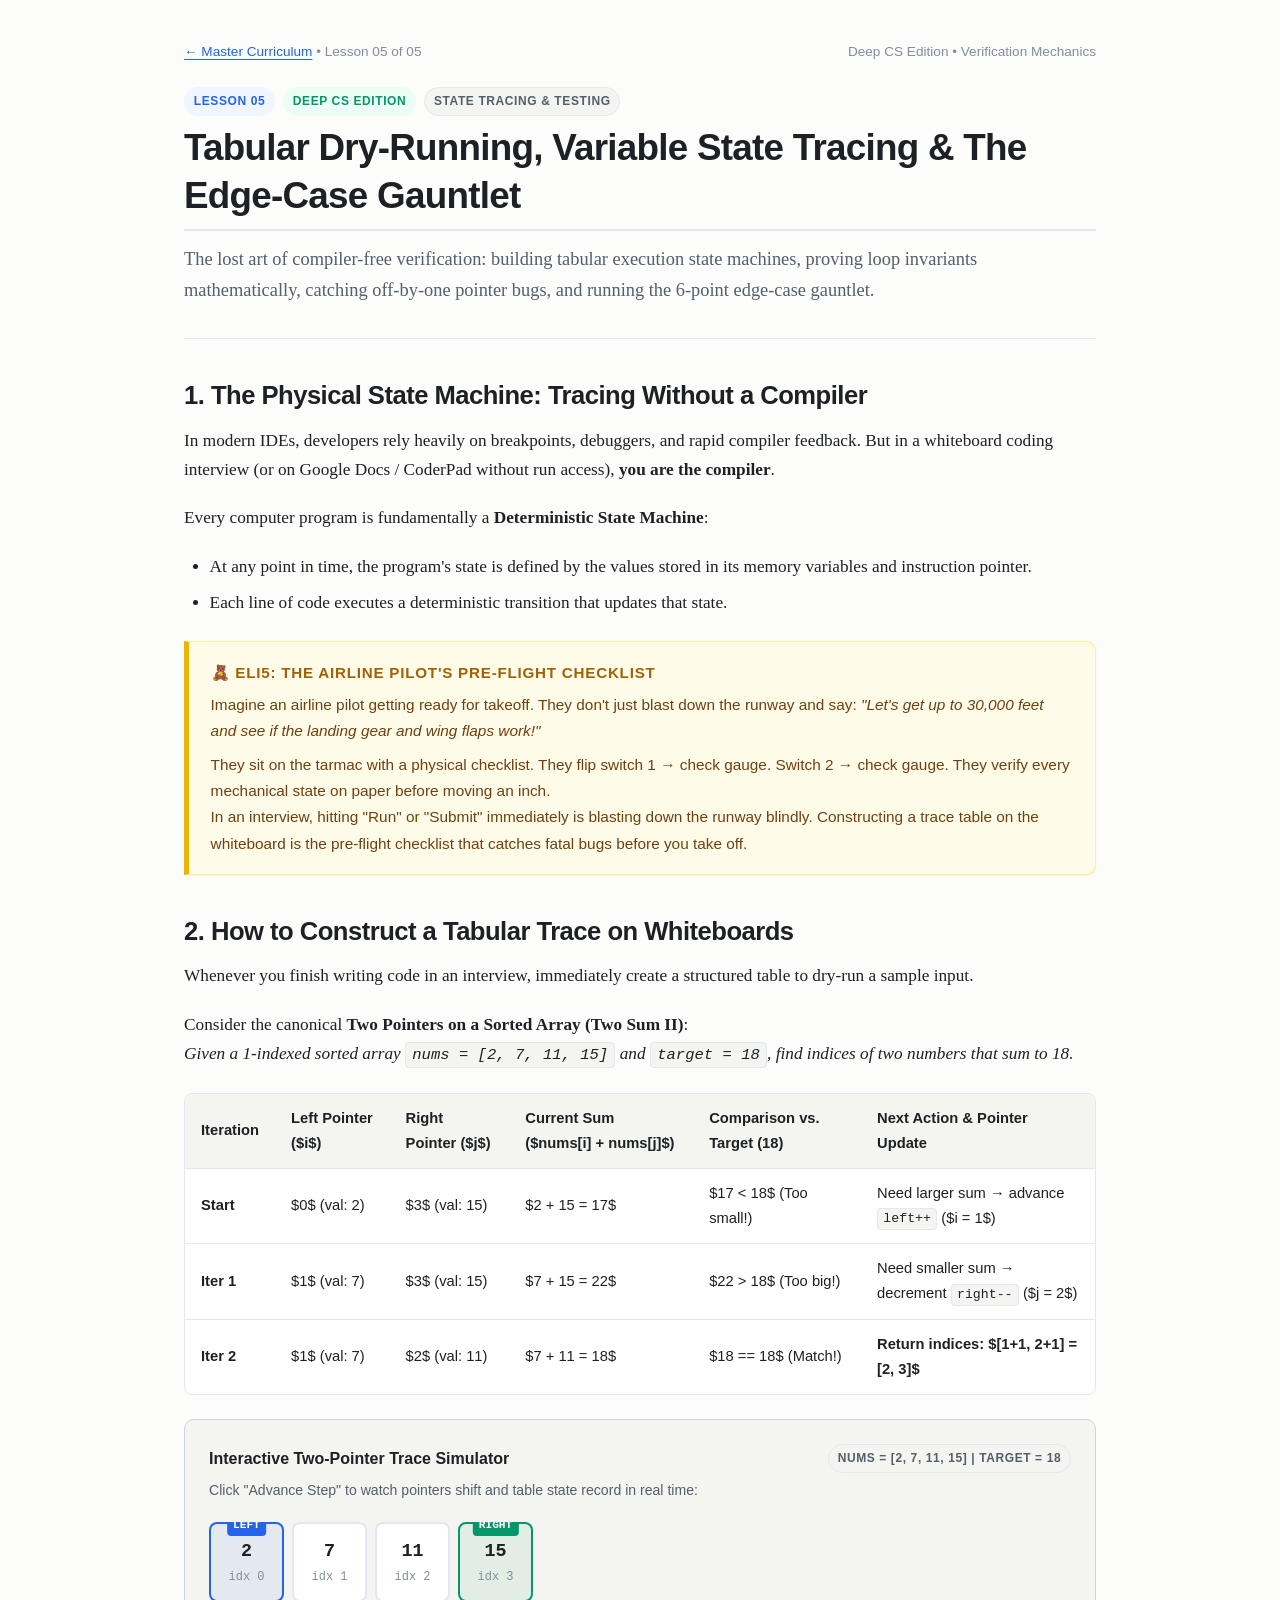
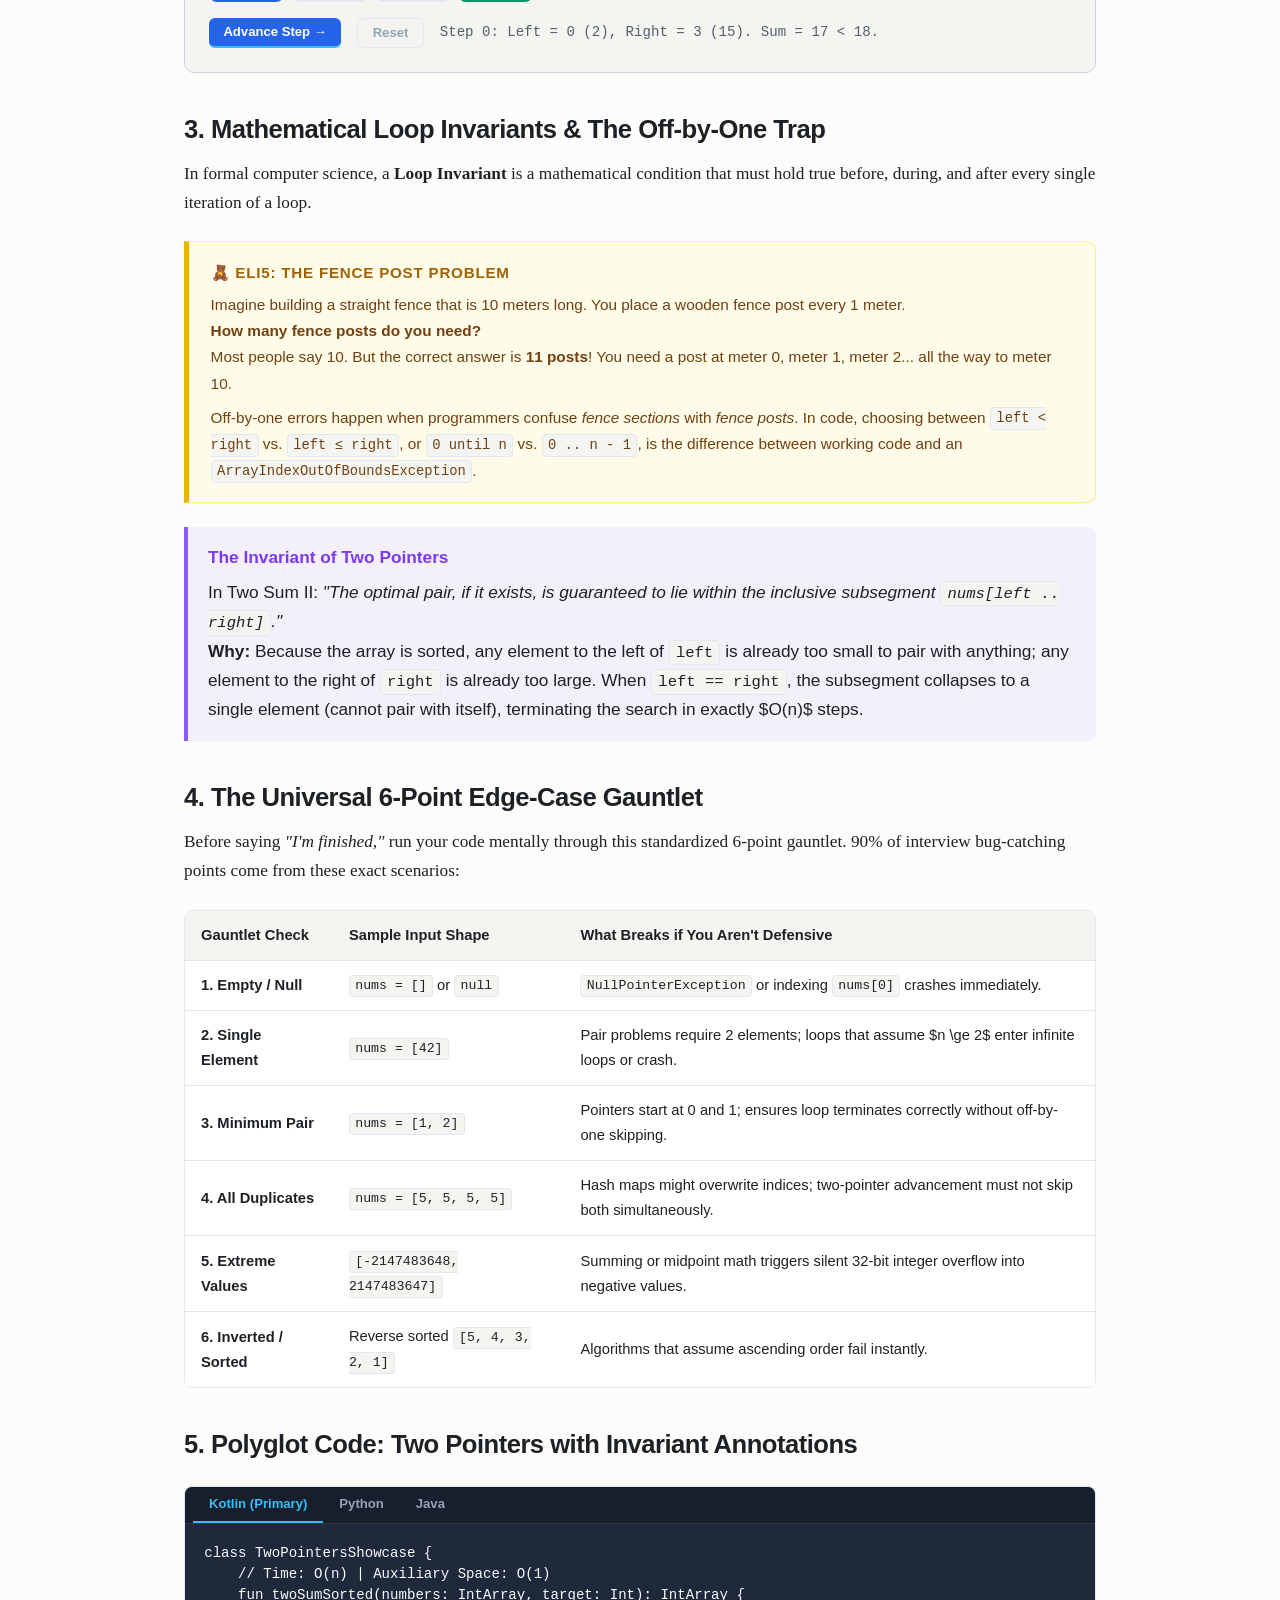
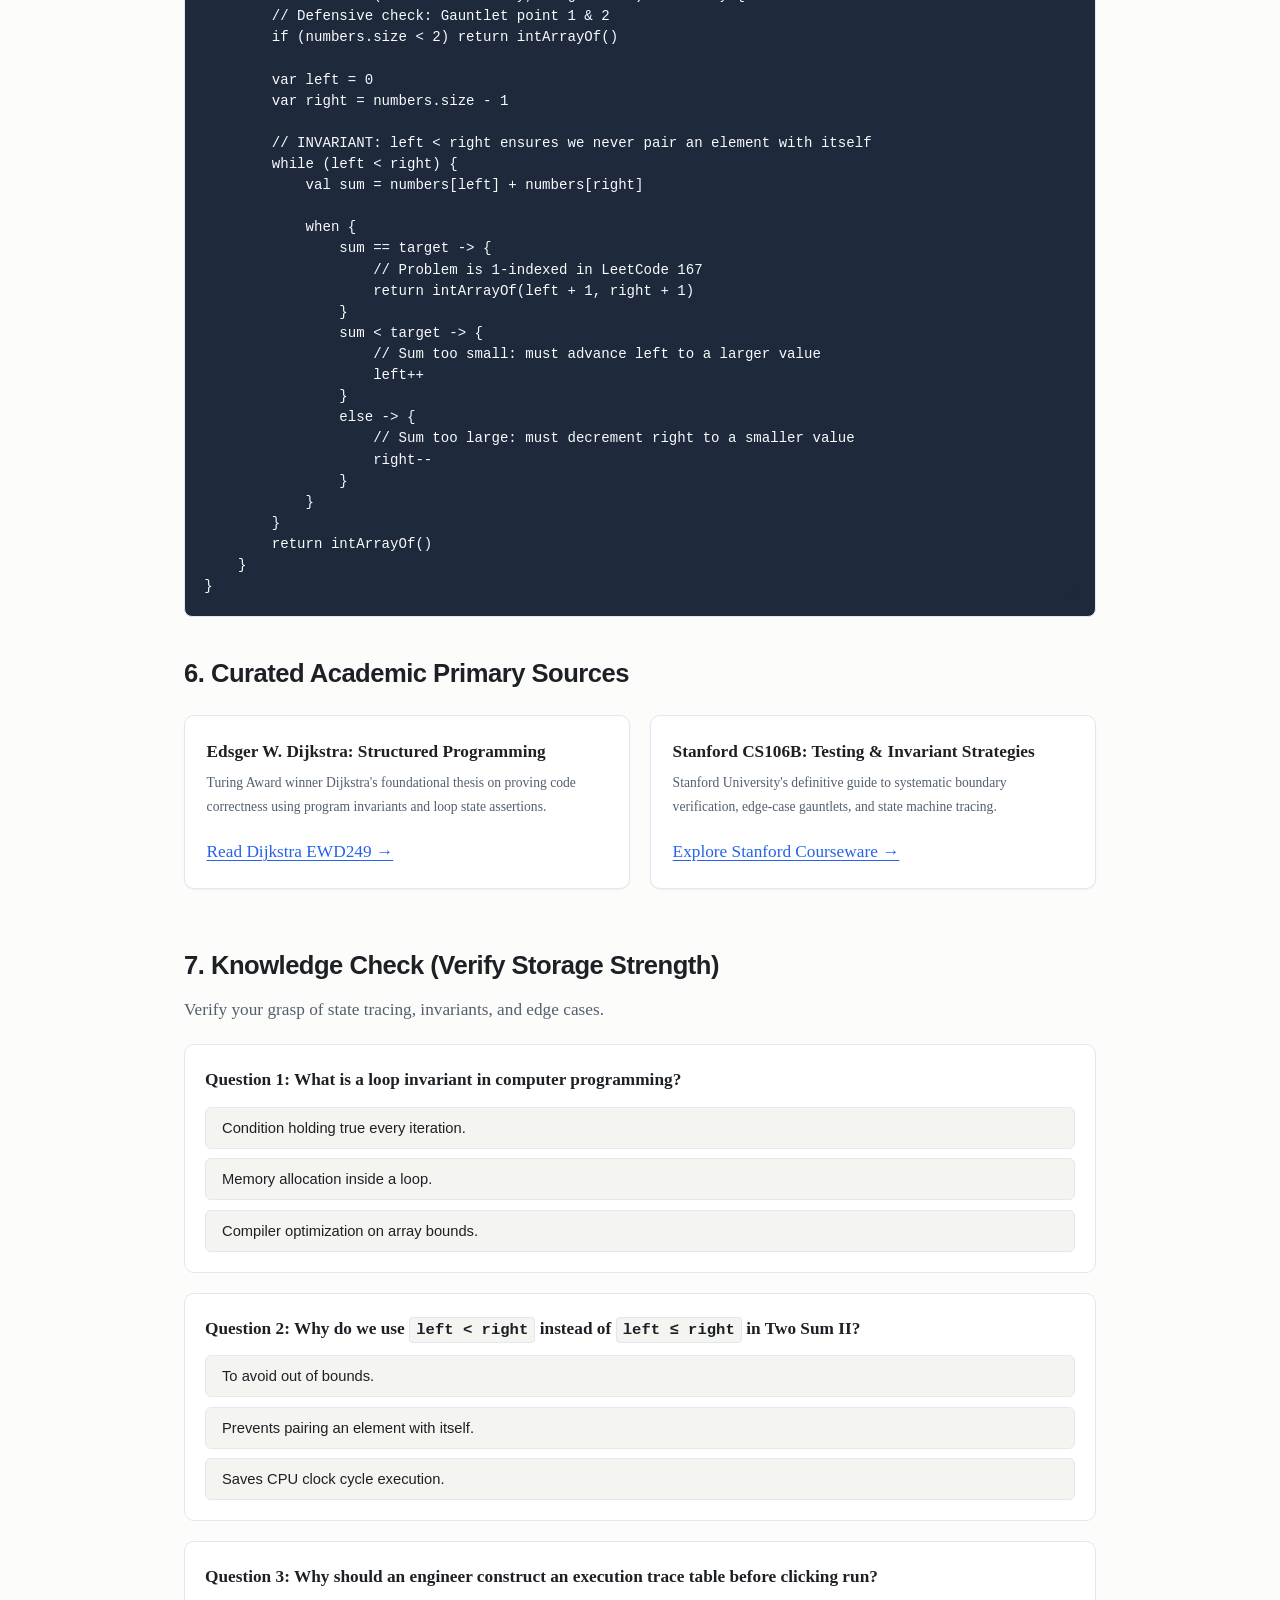
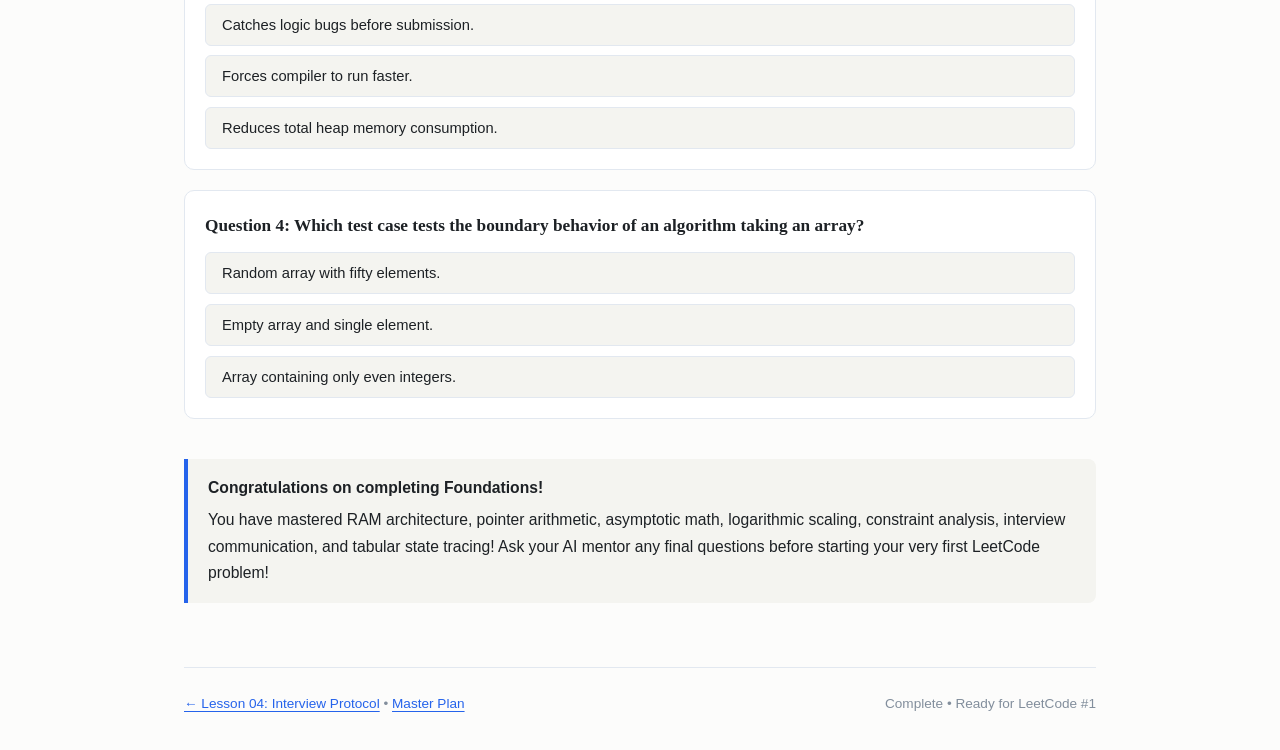
<file: lessons/0005-tabular-dry-running.html>
<!DOCTYPE html>
<html lang="en">
<head>
  <meta charset="UTF-8">
  <meta name="viewport" content="width=device-width, initial-scale=1.0">
  <title>Lesson 05: Tabular Dry-Running, Variable State Tracing & The Edge-Case Gauntlet</title>
  <link rel="stylesheet" href="../assets/style.css">
  <style>
    .meta-bar {
      display: flex;
      justify-content: space-between;
      align-items: center;
      margin-bottom: 1.5rem;
      font-family: var(--font-sans);
      font-size: 0.85rem;
      color: var(--text-muted);
    }
    .deep-callout {
      border-left: 4px solid #8b5cf6;
      background: rgba(139, 92, 246, 0.08);
      padding: 1rem 1.25rem;
      border-radius: 0 8px 8px 0;
      margin: 1.5rem 0;
      font-family: var(--font-sans);
    }
    .deep-callout-title {
      font-weight: 700;
      color: #7c3aed;
      margin-bottom: 0.35rem;
      display: flex;
      align-items: center;
      gap: 0.4rem;
    }
    .trace-simulator {
      background: var(--bg-secondary);
      border: 1px solid var(--border-strong);
      border-radius: 10px;
      padding: 1.5rem;
      margin: 1.5rem 0;
      font-family: var(--font-sans);
    }
    .pointer-display {
      display: flex;
      gap: 8px;
      margin: 1rem 0;
      overflow-x: auto;
    }
    .array-node {
      background: var(--bg-card);
      border: 2px solid var(--border);
      border-radius: 8px;
      padding: 0.75rem 1rem;
      text-align: center;
      min-width: 75px;
      position: relative;
      font-family: var(--font-mono);
      transition: all 0.2s ease;
    }
    .array-node.left-pointer {
      border-color: #2563eb;
      background: rgba(37, 99, 235, 0.08);
    }
    .array-node.right-pointer {
      border-color: #059669;
      background: rgba(5, 150, 105, 0.08);
    }
    .pointer-tag {
      position: absolute;
      top: -10px;
      left: 50%;
      transform: translateX(-50%);
      font-size: 0.7rem;
      font-weight: 700;
      padding: 0.1rem 0.4rem;
      border-radius: 4px;
      color: white;
    }
    .tag-left { background: #2563eb; }
    .tag-right { background: #059669; }
    .quiz-card {
      background: var(--bg-card);
      border: 1px solid var(--border);
      border-radius: 10px;
      padding: 1.25rem;
      margin: 1.25rem 0;
    }
    .quiz-options {
      display: flex;
      flex-direction: column;
      gap: 0.6rem;
      margin-top: 0.75rem;
    }
    .quiz-btn {
      text-align: left;
      padding: 0.75rem 1rem;
      border-radius: 6px;
      border: 1px solid var(--border);
      background: var(--bg-secondary);
      font-family: var(--font-sans);
      font-size: 0.92rem;
      color: var(--text-primary);
      cursor: pointer;
      transition: all 0.15s ease;
    }
    .quiz-btn:hover {
      border-color: var(--accent);
    }
    .quiz-btn.correct {
      background: var(--success-bg);
      border-color: var(--success);
      color: var(--success);
      font-weight: 600;
    }
    .quiz-btn.incorrect {
      background: rgba(239, 68, 68, 0.1);
      border-color: #ef4444;
      color: #ef4444;
    }
    .quiz-feedback {
      margin-top: 0.75rem;
      font-family: var(--font-sans);
      font-size: 0.88rem;
      display: none;
    }
  </style>
</head>
<body>

  <div class="meta-bar">
    <div><a href="../master-plan.html">&larr; Master Curriculum</a> &bull; Lesson 05 of 05</div>
    <div>Deep CS Edition &bull; Verification Mechanics</div>
  </div>

  <header>
    <div style="display: flex; gap: 0.5rem; align-items: center; margin-bottom: 0.5rem;">
      <span class="badge primary">Lesson 05</span>
      <span class="badge success">Deep CS Edition</span>
      <span class="badge">State Tracing & Testing</span>
    </div>
    <h1>Tabular Dry-Running, Variable State Tracing & The Edge-Case Gauntlet</h1>
    <p style="font-size: 1.15rem; color: var(--text-secondary); margin-top: 0.5rem;">
      The lost art of compiler-free verification: building tabular execution state machines, proving loop invariants mathematically, catching off-by-one pointer bugs, and running the 6-point edge-case gauntlet.
    </p>
  </header>

  <hr style="border: none; border-top: 1px solid var(--border); margin: 2rem 0;">

  <!-- Section 1: The Deterministic State Machine -->
  <section>
    <h2>1. The Physical State Machine: Tracing Without a Compiler</h2>
    <p>
      In modern IDEs, developers rely heavily on breakpoints, debuggers, and rapid compiler feedback. But in a whiteboard coding interview (or on Google Docs / CoderPad without run access), <strong>you are the compiler</strong>.
    </p>
    <p>
      Every computer program is fundamentally a <strong>Deterministic State Machine</strong>:
    </p>
    <ul>
      <li>At any point in time, the program's state is defined by the values stored in its memory variables and instruction pointer.</li>
      <li>Each line of code executes a deterministic transition that updates that state.</li>
    </ul>

    <!-- ELI5: The Pre-Flight Checklist -->
    <div class="eli5-box">
      <div class="eli5-title">🧸 ELI5: The Airline Pilot's Pre-Flight Checklist</div>
      <p style="margin-bottom: 0.5rem;">
        Imagine an airline pilot getting ready for takeoff. They don't just blast down the runway and say: <em>"Let's get up to 30,000 feet and see if the landing gear and wing flaps work!"</em>
      </p>
      <p style="margin-bottom: 0;">
        They sit on the tarmac with a physical checklist. They flip switch 1 &rarr; check gauge. Switch 2 &rarr; check gauge. They verify every mechanical state on paper before moving an inch.<br>
        In an interview, hitting "Run" or "Submit" immediately is blasting down the runway blindly. Constructing a trace table on the whiteboard is the pre-flight checklist that catches fatal bugs before you take off.
      </p>
    </div>
  </section>

  <!-- Section 2: Building the Execution Trace Table -->
  <section style="margin-top: 2.5rem;">
    <h2>2. How to Construct a Tabular Trace on Whiteboards</h2>
    <p>
      Whenever you finish writing code in an interview, immediately create a structured table to dry-run a sample input.
    </p>
    <p>
      Consider the canonical <strong>Two Pointers on a Sorted Array (Two Sum II)</strong>:<br>
      <em>Given a 1-indexed sorted array <code>nums = [2, 7, 11, 15]</code> and <code>target = 18</code>, find indices of two numbers that sum to 18.</em>
    </p>

    <!-- Trace Table Example -->
    <div class="table-container">
      <table>
        <thead>
          <tr>
            <th>Iteration</th>
            <th>Left Pointer ($i$)</th>
            <th>Right Pointer ($j$)</th>
            <th>Current Sum ($nums[i] + nums[j]$)</th>
            <th>Comparison vs. Target (18)</th>
            <th>Next Action & Pointer Update</th>
          </tr>
        </thead>
        <tbody>
          <tr>
            <td><strong>Start</strong></td>
            <td>$0$ (val: 2)</td>
            <td>$3$ (val: 15)</td>
            <td>$2 + 15 = 17$</td>
            <td>$17 < 18$ (Too small!)</td>
            <td>Need larger sum &rarr; advance <code>left++</code> ($i = 1$)</td>
          </tr>
          <tr>
            <td><strong>Iter 1</strong></td>
            <td>$1$ (val: 7)</td>
            <td>$3$ (val: 15)</td>
            <td>$7 + 15 = 22$</td>
            <td>$22 > 18$ (Too big!)</td>
            <td>Need smaller sum &rarr; decrement <code>right--</code> ($j = 2$)</td>
          </tr>
          <tr>
            <td><strong>Iter 2</strong></td>
            <td>$1$ (val: 7)</td>
            <td>$2$ (val: 11)</td>
            <td>$7 + 11 = 18$</td>
            <td>$18 == 18$ (Match!)</td>
            <td><strong>Return indices: $[1+1, 2+1] = [2, 3]$</strong></td>
          </tr>
        </tbody>
      </table>
    </div>

    <!-- Interactive Trace Simulator -->
    <div class="trace-simulator">
      <div style="display: flex; justify-content: space-between; align-items: center;">
        <strong style="font-size: 1rem;">Interactive Two-Pointer Trace Simulator</strong>
        <span class="badge">nums = [2, 7, 11, 15] | Target = 18</span>
      </div>
      <p style="font-size: 0.88rem; color: var(--text-secondary); margin-top: 0.4rem;">
        Click "Advance Step" to watch pointers shift and table state record in real time:
      </p>

      <div class="pointer-display">
        <div class="array-node left-pointer" id="node-0">
          <span class="pointer-tag tag-left" id="tag-l">LEFT</span>
          <div style="font-size: 1.15rem; font-weight: 700;">2</div>
          <div style="font-size: 0.75rem; color: var(--text-muted);">idx 0</div>
        </div>
        <div class="array-node" id="node-1">
          <div style="font-size: 1.15rem; font-weight: 700;">7</div>
          <div style="font-size: 0.75rem; color: var(--text-muted);">idx 1</div>
        </div>
        <div class="array-node" id="node-2">
          <div style="font-size: 1.15rem; font-weight: 700;">11</div>
          <div style="font-size: 0.75rem; color: var(--text-muted);">idx 2</div>
        </div>
        <div class="array-node right-pointer" id="node-3">
          <span class="pointer-tag tag-right" id="tag-r">RIGHT</span>
          <div style="font-size: 1.15rem; font-weight: 700;">15</div>
          <div style="font-size: 0.75rem; color: var(--text-muted);">idx 3</div>
        </div>
      </div>

      <div style="display: flex; gap: 1rem; align-items: center; margin-top: 1rem;">
        <button class="tab-btn active" style="padding: 0.4rem 0.9rem; border-radius: 6px; background: var(--accent); color: white;" onclick="stepTrace()">Advance Step &rarr;</button>
        <button class="tab-btn" style="padding: 0.4rem 0.9rem; border-radius: 6px; border: 1px solid var(--border);" onclick="resetTrace()">Reset</button>
        <span id="trace-status" style="font-family: var(--font-mono); font-size: 0.88rem; color: var(--text-secondary);">
          Step 0: Left = 0 (2), Right = 3 (15). Sum = 17 &lt; 18.
        </span>
      </div>
    </div>
  </section>

  <!-- Section 3: Loop Invariants & Off-by-One Traps -->
  <section style="margin-top: 2.5rem;">
    <h2>3. Mathematical Loop Invariants & The Off-by-One Trap</h2>
    <p>
      In formal computer science, a <strong>Loop Invariant</strong> is a mathematical condition that must hold true before, during, and after every single iteration of a loop.
    </p>

    <!-- ELI5: The Fence Post Problem -->
    <div class="eli5-box">
      <div class="eli5-title">🧸 ELI5: The Fence Post Problem</div>
      <p style="margin-bottom: 0.5rem;">
        Imagine building a straight fence that is 10 meters long. You place a wooden fence post every 1 meter.<br>
        <strong>How many fence posts do you need?</strong><br>
        Most people say 10. But the correct answer is <strong>11 posts</strong>! You need a post at meter 0, meter 1, meter 2... all the way to meter 10.
      </p>
      <p style="margin-bottom: 0;">
        Off-by-one errors happen when programmers confuse <em>fence sections</em> with <em>fence posts</em>. In code, choosing between <code>left &lt; right</code> vs. <code>left &le; right</code>, or <code>0 until n</code> vs. <code>0 .. n - 1</code>, is the difference between working code and an <code>ArrayIndexOutOfBoundsException</code>.
      </p>
    </div>

    <div class="deep-callout">
      <div class="deep-callout-title">The Invariant of Two Pointers</div>
      In Two Sum II: <em>"The optimal pair, if it exists, is guaranteed to lie within the inclusive subsegment <code>nums[left .. right]</code>."</em><br>
      <strong>Why:</strong> Because the array is sorted, any element to the left of <code>left</code> is already too small to pair with anything; any element to the right of <code>right</code> is already too large. When <code>left == right</code>, the subsegment collapses to a single element (cannot pair with itself), terminating the search in exactly $O(n)$ steps.
    </div>
  </section>

  <!-- Section 4: The Universal 6-Point Edge-Case Gauntlet -->
  <section style="margin-top: 2.5rem;">
    <h2>4. The Universal 6-Point Edge-Case Gauntlet</h2>
    <p>
      Before saying <em>"I'm finished,"</em> run your code mentally through this standardized 6-point gauntlet. 90% of interview bug-catching points come from these exact scenarios:
    </p>

    <div class="table-container">
      <table>
        <thead>
          <tr>
            <th>Gauntlet Check</th>
            <th>Sample Input Shape</th>
            <th>What Breaks if You Aren't Defensive</th>
          </tr>
        </thead>
        <tbody>
          <tr>
            <td><strong>1. Empty / Null</strong></td>
            <td><code>nums = []</code> or <code>null</code></td>
            <td><code>NullPointerException</code> or indexing <code>nums[0]</code> crashes immediately.</td>
          </tr>
          <tr>
            <td><strong>2. Single Element</strong></td>
            <td><code>nums = [42]</code></td>
            <td>Pair problems require 2 elements; loops that assume $n \ge 2$ enter infinite loops or crash.</td>
          </tr>
          <tr>
            <td><strong>3. Minimum Pair</strong></td>
            <td><code>nums = [1, 2]</code></td>
            <td>Pointers start at 0 and 1; ensures loop terminates correctly without off-by-one skipping.</td>
          </tr>
          <tr>
            <td><strong>4. All Duplicates</strong></td>
            <td><code>nums = [5, 5, 5, 5]</code></td>
            <td>Hash maps might overwrite indices; two-pointer advancement must not skip both simultaneously.</td>
          </tr>
          <tr>
            <td><strong>5. Extreme Values</strong></td>
            <td><code>[-2147483648, 2147483647]</code></td>
            <td>Summing or midpoint math triggers silent 32-bit integer overflow into negative values.</td>
          </tr>
          <tr>
            <td><strong>6. Inverted / Sorted</strong></td>
            <td>Reverse sorted <code>[5, 4, 3, 2, 1]</code></td>
            <td>Algorithms that assume ascending order fail instantly.</td>
          </tr>
        </tbody>
      </table>
    </div>
  </section>

  <!-- Section 5: Polyglot Annotated Implementations -->
  <section style="margin-top: 2.5rem;">
    <h2>5. Polyglot Code: Two Pointers with Invariant Annotations</h2>

    <div class="code-tabs">
      <div class="tab-nav">
        <button class="tab-btn active" onclick="switchTab(event, 'code-kotlin')">Kotlin (Primary)</button>
        <button class="tab-btn" onclick="switchTab(event, 'code-python')">Python</button>
        <button class="tab-btn" onclick="switchTab(event, 'code-java')">Java</button>
      </div>

      <div id="code-kotlin" class="tab-pane active">
<pre><code>class TwoPointersShowcase {
    // Time: O(n) | Auxiliary Space: O(1)
    fun twoSumSorted(numbers: IntArray, target: Int): IntArray {
        // Defensive check: Gauntlet point 1 & 2
        if (numbers.size < 2) return intArrayOf()

        var left = 0
        var right = numbers.size - 1

        // INVARIANT: left < right ensures we never pair an element with itself
        while (left < right) {
            val sum = numbers[left] + numbers[right]

            when {
                sum == target -> {
                    // Problem is 1-indexed in LeetCode 167
                    return intArrayOf(left + 1, right + 1)
                }
                sum < target -> {
                    // Sum too small: must advance left to a larger value
                    left++
                }
                else -> {
                    // Sum too large: must decrement right to a smaller value
                    right--
                }
            }
        }
        return intArrayOf()
    }
}</code></pre>
      </div>

      <div id="code-python" class="tab-pane">
<pre><code>class TwoPointersShowcase:
    # Time: O(n) | Auxiliary Space: O(1)
    def twoSumSorted(self, numbers: list[int], target: int) -> list[int]:
        if not numbers or len(numbers) < 2:
            return []

        left = 0
        right = len(numbers) - 1

        # INVARIANT: Target pair resides within numbers[left..right]
        while left < right:
            current_sum = numbers[left] + numbers[right]
            if current_sum == target:
                return [left + 1, right + 1]
            elif current_sum < target:
                left += 1
            else:
                right -= 1

        return []</code></pre>
      </div>

      <div id="code-java" class="tab-pane">
<pre><code>public class TwoPointersShowcase {
    // Time: O(n) | Auxiliary Space: O(1)
    public int[] twoSumSorted(int[] numbers, int target) {
        if (numbers == null || numbers.length < 2) {
            return new int[0];
        }

        int left = 0;
        int right = numbers.length - 1;

        // INVARIANT: Distinct elements guaranteed by strict inequality
        while (left < right) {
            int sum = numbers[left] + numbers[right];

            if (sum == target) {
                return new int[] { left + 1, right + 1 };
            } else if (sum < target) {
                left++;
            } else {
                right--;
            }
        }
        return new int[0];
    }
}</code></pre>
      </div>
    </div>
  </section>

  <!-- Section 6: Primary Sources -->
  <section style="margin-top: 2.5rem;">
    <h2>6. Curated Academic Primary Sources</h2>
    <div class="grid-2">
      <div class="card">
        <strong>Edsger W. Dijkstra: Structured Programming</strong>
        <p style="font-size: 0.85rem; color: var(--text-secondary); margin-top: 0.3rem;">
          Turing Award winner Dijkstra's foundational thesis on proving code correctness using program invariants and loop state assertions.
        </p>
        <div style="margin-top: 0.5rem;">
          <a href="https://www.cs.utexas.edu/users/EWD/ewd02xx/EWD249.PDF" target="_blank" rel="noreferrer">Read Dijkstra EWD249 &rarr;</a>
        </div>
      </div>

      <div class="card">
        <strong>Stanford CS106B: Testing & Invariant Strategies</strong>
        <p style="font-size: 0.85rem; color: var(--text-secondary); margin-top: 0.3rem;">
          Stanford University's definitive guide to systematic boundary verification, edge-case gauntlets, and state machine tracing.
        </p>
        <div style="margin-top: 0.5rem;">
          <a href="https://web.stanford.edu/class/cs106b/" target="_blank" rel="noreferrer">Explore Stanford Courseware &rarr;</a>
        </div>
      </div>
    </div>
  </section>

  <!-- Section 7: Knowledge Verification Quiz -->
  <section style="margin-top: 2.5rem;">
    <h2>7. Knowledge Check (Verify Storage Strength)</h2>
    <p style="color: var(--text-secondary);">
      Verify your grasp of state tracing, invariants, and edge cases.
    </p>

    <!-- Question 1 -->
    <div class="quiz-card" id="q1">
      <strong>Question 1: What is a loop invariant in computer programming?</strong>
      <div class="quiz-options">
        <button class="quiz-btn" onclick="checkAnswer(1, 0)">Condition holding true every iteration.</button>
        <button class="quiz-btn" onclick="checkAnswer(1, 1)">Memory allocation inside a loop.</button>
        <button class="quiz-btn" onclick="checkAnswer(1, 2)">Compiler optimization on array bounds.</button>
      </div>
      <div class="quiz-feedback" id="fb1"></div>
    </div>

    <!-- Question 2 -->
    <div class="quiz-card" id="q2">
      <strong>Question 2: Why do we use <code>left &lt; right</code> instead of <code>left &le; right</code> in Two Sum II?</strong>
      <div class="quiz-options">
        <button class="quiz-btn" onclick="checkAnswer(2, 0)">To avoid out of bounds.</button>
        <button class="quiz-btn" onclick="checkAnswer(2, 1)">Prevents pairing an element with itself.</button>
        <button class="quiz-btn" onclick="checkAnswer(2, 2)">Saves CPU clock cycle execution.</button>
      </div>
      <div class="quiz-feedback" id="fb2"></div>
    </div>

    <!-- Question 3 -->
    <div class="quiz-card" id="q3">
      <strong>Question 3: Why should an engineer construct an execution trace table before clicking run?</strong>
      <div class="quiz-options">
        <button class="quiz-btn" onclick="checkAnswer(3, 0)">Catches logic bugs before submission.</button>
        <button class="quiz-btn" onclick="checkAnswer(3, 1)">Forces compiler to run faster.</button>
        <button class="quiz-btn" onclick="checkAnswer(3, 2)">Reduces total heap memory consumption.</button>
      </div>
      <div class="quiz-feedback" id="fb3"></div>
    </div>

    <!-- Question 4 -->
    <div class="quiz-card" id="q4">
      <strong>Question 4: Which test case tests the boundary behavior of an algorithm taking an array?</strong>
      <div class="quiz-options">
        <button class="quiz-btn" onclick="checkAnswer(4, 0)">Random array with fifty elements.</button>
        <button class="quiz-btn" onclick="checkAnswer(4, 1)">Empty array and single element.</button>
        <button class="quiz-btn" onclick="checkAnswer(4, 2)">Array containing only even integers.</button>
      </div>
      <div class="quiz-feedback" id="fb4"></div>
    </div>
  </section>

  <!-- Need Help Reminder -->
  <div class="callout" style="margin-top: 2.5rem;">
    <div class="callout-title">Congratulations on completing Foundations!</div>
    You have mastered RAM architecture, pointer arithmetic, asymptotic math, logarithmic scaling, constraint analysis, interview communication, and tabular state tracing! Ask your AI mentor any final questions before starting your very first LeetCode problem!
  </div>

  <footer>
    <div><a href="0004-interview-protocol.html">&larr; Lesson 04: Interview Protocol</a> &bull; <a href="../master-plan.html">Master Plan</a></div>
    <div>Complete &bull; Ready for LeetCode #1</div>
  </footer>

  <script>
    function switchTab(evt, tabId) {
      const container = evt.target.closest('.code-tabs');
      container.querySelectorAll('.tab-btn').forEach(btn => btn.classList.remove('active'));
      container.querySelectorAll('.tab-pane').forEach(pane => pane.classList.remove('active'));
      evt.target.classList.add('active');
      container.querySelector('#' + tabId).classList.add('active');
    }

    // Trace Simulator
    let traceStep = 0;
    const states = [
      { left: 0, right: 3, sum: 17, msg: "Step 0: Left = 0 (2), Right = 3 (15). Sum = 17 < 18. Advance left++." },
      { left: 1, right: 3, sum: 22, msg: "Step 1: Left = 1 (7), Right = 3 (15). Sum = 22 > 18. Decrement right--." },
      { left: 1, right: 2, sum: 18, msg: "Step 2: Left = 1 (7), Right = 2 (11). Sum = 18 == 18. MATCH FOUND! Return [2, 3]." }
    ];

    function updateSimulatorUI(s) {
      for (let i = 0; i <= 3; i++) {
        const node = document.getElementById('node-' + i);
        node.className = 'array-node';
        if (i === s.left) node.classList.add('left-pointer');
        if (i === s.right) node.classList.add('right-pointer');
      }

      const tagL = document.getElementById('tag-l');
      const tagR = document.getElementById('tag-r');
      document.getElementById('node-' + s.left).appendChild(tagL);
      document.getElementById('node-' + s.right).appendChild(tagR);

      document.getElementById('trace-status').innerText = s.msg;
    }

    function stepTrace() {
      if (traceStep < states.length - 1) {
        traceStep++;
      }
      updateSimulatorUI(states[traceStep]);
    }

    function resetTrace() {
      traceStep = 0;
      updateSimulatorUI(states[0]);
    }

    const correctAnswers = { 1: 0, 2: 1, 3: 0, 4: 1 };
    const explanations = {
      1: "Correct! A loop invariant is a statement about program variables that remains mathematically true across all iterations.",
      2: "Correct! If left equals right, you would be summing an element with itself, violating the 'two distinct numbers' requirement.",
      3: "Correct! Manual dry-running catches off-by-one errors and pointer boundary bugs before exposing them to the compiler or interviewer.",
      4: "Correct! Empty inputs and single-item collections are the classic boundary cases that trigger runtime crashes."
    };

    function checkAnswer(qNum, selectedIdx) {
      const card = document.getElementById('q' + qNum);
      const buttons = card.querySelectorAll('.quiz-btn');
      const fb = document.getElementById('fb' + qNum);
      const isCorrect = selectedIdx === correctAnswers[qNum];

      buttons.forEach((btn, i) => {
        btn.classList.remove('correct', 'incorrect');
        if (i === correctAnswers[qNum]) {
          btn.classList.add('correct');
        } else if (i === selectedIdx) {
          btn.classList.add('incorrect');
        }
      });

      fb.style.display = 'block';
      if (isCorrect) {
        fb.innerHTML = `<span style="color: var(--success); font-weight: 600;">&check; ${explanations[qNum]}</span>`;
      } else {
        fb.innerHTML = `<span style="color: #ef4444; font-weight: 600;">&cross; Incorrect.</span> ${explanations[qNum]}`;
      }
    }
  </script>
</body>
</html>
</file>
<file: assets/style.css>
/* Assets: Shared Stylesheet for Teach Lessons & Master Plan
   Designed with Tufte-inspired clarity, modern readability, and polyglot tabs. */

:root {
  --bg-primary: #fcfcfb;
  --bg-secondary: #f4f4f0;
  --bg-card: #ffffff;
  --text-primary: #1d2125;
  --text-secondary: #535f6d;
  --text-muted: #828e9c;
  --accent: #2563eb;
  --accent-light: #eff6ff;
  --accent-dark: #1d4ed8;
  --border: #e2e8f0;
  --border-strong: #cbd5e1;
  --success: #059669;
  --success-bg: #ecfdf5;
  --warning: #d97706;
  --warning-bg: #fffbeb;
  --code-bg: #1e293b;
  --code-text: #f8fafc;
  --font-serif: "Charter", "Bitstream Charter", "Sitka Text", "Cambria", Georgia, serif;
  --font-sans: -apple-system, BlinkMacSystemFont, "Segoe UI", Roboto, Helvetica, Arial, sans-serif;
  --font-mono: "JetBrains Mono", "Fira Code", Menlo, Monaco, Consolas, monospace;
  --shadow-sm: 0 1px 2px 0 rgba(0, 0, 0, 0.05);
  --shadow-md: 0 4px 6px -1px rgba(0, 0, 0, 0.08), 0 2px 4px -1px rgba(0, 0, 0, 0.04);
}

@media (prefers-color-scheme: dark) {
  :root {
    --bg-primary: #0f172a;
    --bg-secondary: #1e293b;
    --bg-card: #182234;
    --text-primary: #f8fafc;
    --text-secondary: #94a3b8;
    --text-muted: #64748b;
    --accent: #38bdf8;
    --accent-light: rgba(56, 189, 248, 0.1);
    --accent-dark: #0284c7;
    --border: #334155;
    --border-strong: #475569;
    --success: #34d399;
    --success-bg: rgba(52, 211, 153, 0.1);
    --warning: #fbbf24;
    --warning-bg: rgba(251, 191, 36, 0.1);
    --code-bg: #0b1120;
    --code-text: #f1f5f9;
    --shadow-sm: 0 1px 2px 0 rgba(0, 0, 0, 0.3);
    --shadow-md: 0 4px 6px -1px rgba(0, 0, 0, 0.4);
  }
}

* {
  box-sizing: border-box;
  margin: 0;
  padding: 0;
}

body {
  background-color: var(--bg-primary);
  color: var(--text-primary);
  font-family: var(--font-serif);
  font-size: 1.08rem;
  line-height: 1.7;
  padding: 2.5rem 1.5rem;
  max-width: 960px;
  margin: 0 auto;
}

h1, h2, h3, h4 {
  font-family: var(--font-sans);
  color: var(--text-primary);
  line-height: 1.3;
  font-weight: 700;
  margin-top: 2rem;
  margin-bottom: 0.8rem;
  letter-spacing: -0.02em;
}

h1 {
  font-size: 2.3rem;
  border-bottom: 2px solid var(--border);
  padding-bottom: 0.6rem;
  margin-top: 0.5rem;
}

h2 {
  font-size: 1.6rem;
  margin-top: 2.5rem;
  display: flex;
  align-items: center;
  gap: 0.5rem;
}

h3 {
  font-size: 1.25rem;
}

p, ul, ol {
  margin-bottom: 1.2rem;
}

ul, ol {
  padding-left: 1.6rem;
}

li {
  margin-bottom: 0.4rem;
}

a {
  color: var(--accent);
  text-decoration: underline;
  text-decoration-thickness: 1px;
  text-underline-offset: 3px;
  transition: color 0.15s ease;
}

a:hover {
  color: var(--accent-dark);
}

code {
  font-family: var(--font-mono);
  font-size: 0.9em;
  background: var(--bg-secondary);
  padding: 0.18em 0.4em;
  border-radius: 4px;
  border: 1px solid var(--border);
}

pre {
  background: var(--code-bg);
  color: var(--code-text);
  padding: 1.2rem;
  border-radius: 8px;
  overflow-x: auto;
  font-family: var(--font-mono);
  font-size: 0.88rem;
  line-height: 1.5;
  margin-bottom: 1.5rem;
}

pre code {
  background: transparent;
  color: inherit;
  padding: 0;
  border: none;
  font-size: inherit;
}

/* Callout Boxes */
.callout {
  background: var(--bg-secondary);
  border-left: 4px solid var(--accent);
  padding: 1rem 1.25rem;
  border-radius: 0 8px 8px 0;
  margin: 1.5rem 0;
  font-family: var(--font-sans);
  font-size: 0.98rem;
}

.callout.success {
  border-left-color: var(--success);
  background: var(--success-bg);
}

.callout.warning {
  border-left-color: var(--warning);
  background: var(--warning-bg);
}

.callout-title {
  font-weight: 700;
  margin-bottom: 0.35rem;
  display: flex;
  align-items: center;
  gap: 0.4rem;
}

/* ELI5 (Explain Like I'm 5) Box */
.eli5-box {
  background: #fefce8;
  border: 1px solid #fef08a;
  border-left: 5px solid #eab308;
  border-radius: 0 10px 10px 0;
  padding: 1.1rem 1.35rem;
  margin: 1.5rem 0;
  font-family: var(--font-sans);
  font-size: 0.96rem;
  color: #713f12;
  box-shadow: var(--shadow-sm);
}

@media (prefers-color-scheme: dark) {
  .eli5-box {
    background: rgba(234, 179, 8, 0.08);
    border-color: rgba(234, 179, 8, 0.25);
    border-left-color: #facc15;
    color: #fef08a;
  }
}

.eli5-title {
  font-weight: 700;
  font-size: 0.95rem;
  text-transform: uppercase;
  letter-spacing: 0.05em;
  color: #a16207;
  margin-bottom: 0.4rem;
  display: flex;
  align-items: center;
  gap: 0.5rem;
}

@media (prefers-color-scheme: dark) {
  .eli5-title {
    color: #facc15;
  }
}

/* Badges & Pills */
.badge {
  display: inline-flex;
  align-items: center;
  font-family: var(--font-sans);
  font-size: 0.75rem;
  font-weight: 600;
  text-transform: uppercase;
  letter-spacing: 0.05em;
  padding: 0.2rem 0.55rem;
  border-radius: 9999px;
  background: var(--bg-secondary);
  color: var(--text-secondary);
  border: 1px solid var(--border);
}

.badge.primary {
  background: var(--accent-light);
  color: var(--accent);
  border-color: transparent;
}

.badge.success {
  background: var(--success-bg);
  color: var(--success);
  border-color: transparent;
}

/* Cards */
.card {
  background: var(--bg-card);
  border: 1px solid var(--border);
  border-radius: 10px;
  padding: 1.35rem;
  margin-bottom: 1.25rem;
  box-shadow: var(--shadow-sm);
  transition: transform 0.15s ease, box-shadow 0.15s ease;
}

.card:hover {
  box-shadow: var(--shadow-md);
}

.card-header {
  display: flex;
  justify-content: space-between;
  align-items: flex-start;
  margin-bottom: 0.75rem;
}

/* Grids */
.grid-2 {
  display: grid;
  grid-template-columns: repeat(auto-fit, minmax(280px, 1fr));
  gap: 1.25rem;
  margin: 1.5rem 0;
}

.grid-3 {
  display: grid;
  grid-template-columns: repeat(auto-fit, minmax(220px, 1fr));
  gap: 1rem;
  margin: 1.5rem 0;
}

/* Tables */
.table-container {
  overflow-x: auto;
  margin: 1.5rem 0;
  border-radius: 8px;
  border: 1px solid var(--border);
}

table {
  width: 100%;
  border-collapse: collapse;
  font-family: var(--font-sans);
  font-size: 0.92rem;
  background: var(--bg-card);
}

th, td {
  padding: 0.75rem 1rem;
  text-align: left;
  border-bottom: 1px solid var(--border);
}

th {
  background: var(--bg-secondary);
  font-weight: 600;
  color: var(--text-primary);
}

tr:last-child td {
  border-bottom: none;
}

/* Polyglot Code Tabs */
.code-tabs {
  margin: 1.5rem 0;
  border-radius: 8px;
  overflow: hidden;
  border: 1px solid var(--border);
  background: var(--code-bg);
}

.tab-nav {
  display: flex;
  background: rgba(0, 0, 0, 0.25);
  border-bottom: 1px solid rgba(255, 255, 255, 0.1);
  padding: 0 0.5rem;
}

.tab-btn {
  font-family: var(--font-sans);
  font-size: 0.82rem;
  font-weight: 600;
  padding: 0.6rem 1rem;
  background: none;
  border: none;
  color: #94a3b8;
  cursor: pointer;
  border-bottom: 2px solid transparent;
  transition: all 0.15s ease;
}

.tab-btn:hover {
  color: #f1f5f9;
}

.tab-btn.active {
  color: #38bdf8;
  border-bottom-color: #38bdf8;
}

.tab-pane {
  display: none;
  padding: 1.2rem;
}

.tab-pane.active {
  display: block;
}

.tab-pane pre {
  margin-bottom: 0;
  padding: 0;
}

/* Timeline Flow */
.timeline {
  display: flex;
  flex-direction: column;
  gap: 1rem;
  margin: 1.5rem 0;
}

.timeline-step {
  display: flex;
  gap: 1rem;
  align-items: flex-start;
}

.timeline-marker {
  flex-shrink: 0;
  width: 2rem;
  height: 2rem;
  border-radius: 50%;
  background: var(--accent);
  color: #ffffff;
  display: flex;
  align-items: center;
  justify-content: center;
  font-family: var(--font-sans);
  font-weight: 700;
  font-size: 0.85rem;
}

.timeline-content {
  background: var(--bg-card);
  border: 1px solid var(--border);
  border-radius: 8px;
  padding: 1rem 1.25rem;
  flex-grow: 1;
}

/* Footer & Nav */
footer {
  margin-top: 4rem;
  padding-top: 1.5rem;
  border-top: 1px solid var(--border);
  font-family: var(--font-sans);
  font-size: 0.85rem;
  color: var(--text-muted);
  display: flex;
  justify-content: space-between;
  align-items: center;
}
</file>
